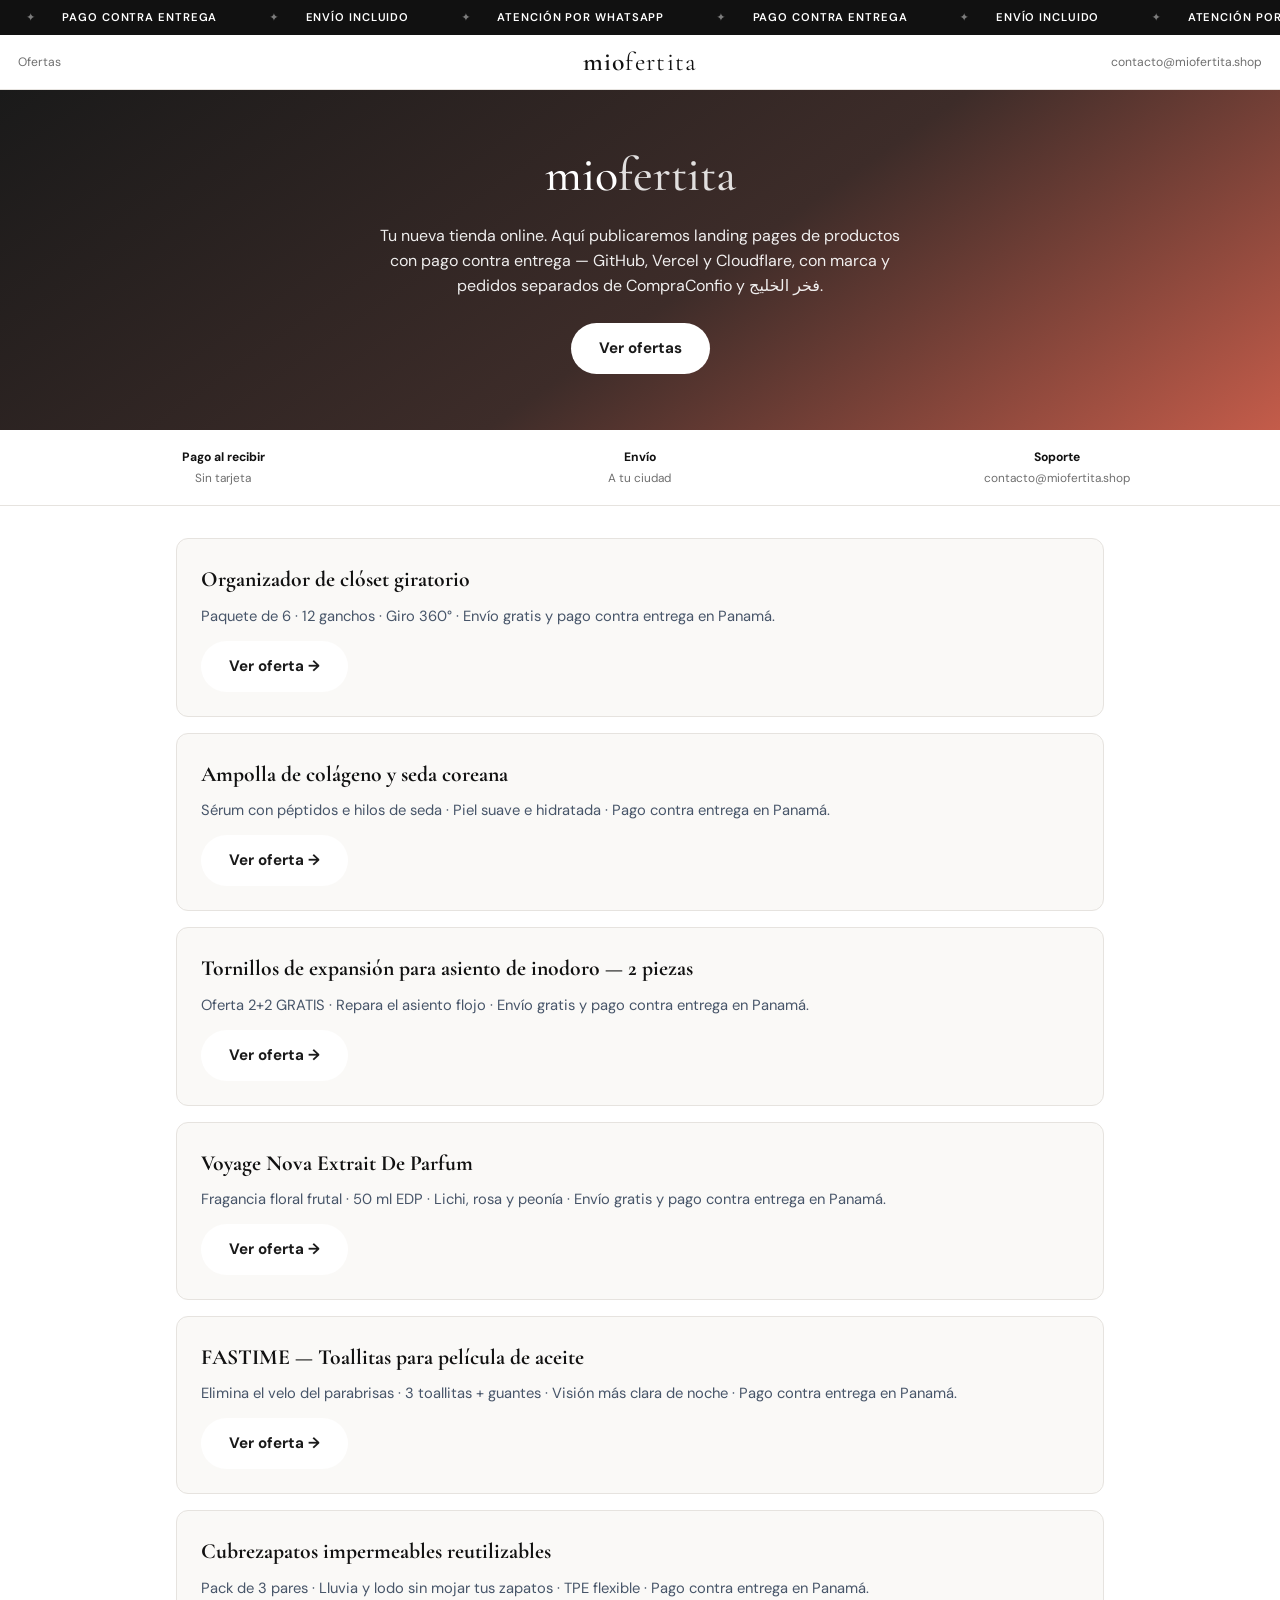
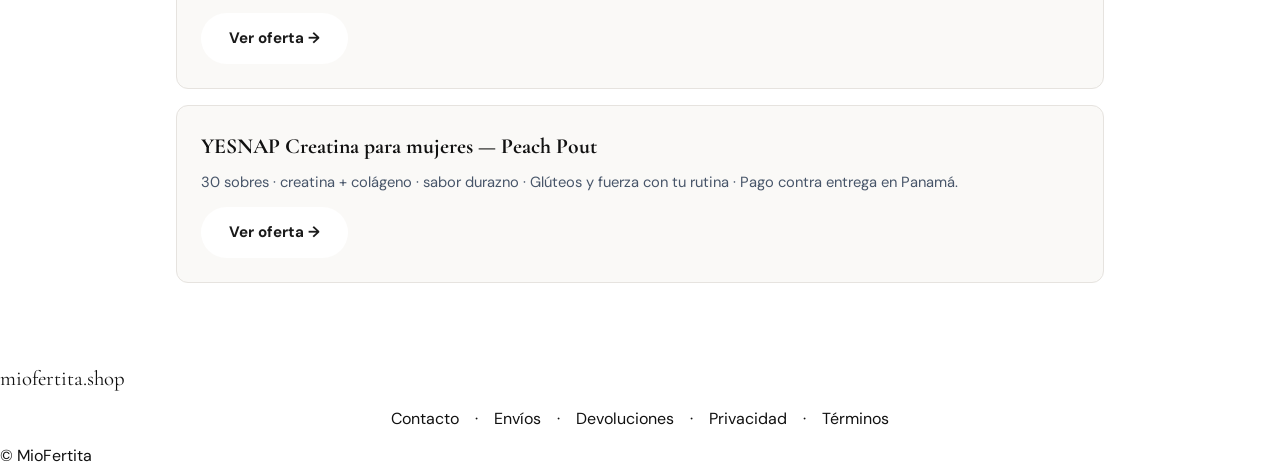
<file: index.html>
﻿<!DOCTYPE html>
<html lang="es" dir="ltr">
<head>
  <meta charset="UTF-8">
  <meta name="viewport" content="width=device-width, initial-scale=1.0">
  <meta name="facebook-domain-verification" content="xbcif1s989l5gi1gu3xogwfta9vg58">
  <title>MioFertita | Ofertas con pago contra entrega</title>
  <meta name="description" content="MioFertita — productos seleccionados, envío y pago contra entrega. Compra con confianza en miofertita.shop">
  <script src="/js/clarity.js?v=20260928" defer></script>
  <link rel="preconnect" href="https://fonts.googleapis.com">
  <link rel="preconnect" href="https://fonts.gstatic.com" crossorigin>
  <link href="https://fonts.googleapis.com/css2?family=Cormorant+Garamond:wght@400;500;600&family=DM+Sans:wght@400;500;600;700&display=swap" rel="stylesheet">
  <link rel="stylesheet" href="/css/product.css?v=20260928">
  <link rel="stylesheet" href="/css/home.css?v=20260928">
  <style>
    .mf-hero {
      background: linear-gradient(145deg, #1a1a1a 0%, #3d2c29 55%, #c45c4a 100%);
      color: #fff;
      padding: 48px 20px 56px;
      text-align: center;
    }
    .mf-hero h1 {
      font-family: var(--serif, 'Cormorant Garamond', serif);
      font-size: clamp(2rem, 6vw, 3rem);
      font-weight: 500;
      margin-bottom: 12px;
    }
    .mf-hero h1 em { font-style: normal; opacity: 0.85; }
    .mf-hero p { max-width: 520px; margin: 0 auto 24px; font-size: 1rem; opacity: 0.92; line-height: 1.55; }
    .mf-cta {
      display: inline-block;
      background: #fff;
      color: #1a1a1a;
      font-weight: 700;
      padding: 14px 28px;
      border-radius: 999px;
      text-decoration: none;
      font-size: 0.95rem;
    }
    .mf-grid {
      max-width: 960px;
      margin: 32px auto;
      padding: 0 16px 48px;
      display: grid;
      gap: 16px;
    }
    .mf-card {
      border: 1px solid var(--line, #e8e4df);
      border-radius: 12px;
      padding: 24px;
      background: #faf9f7;
    }
    .mf-card h2 { font-family: var(--serif, 'Cormorant Garamond', serif); font-size: 1.35rem; margin-bottom: 8px; }
    .mf-card p { color: #475569; font-size: 0.92rem; line-height: 1.5; }
    .mf-card .soon { font-size: 0.78rem; font-weight: 700; text-transform: uppercase; letter-spacing: 0.06em; color: #c45c4a; margin-bottom: 8px; }
  </style>
</head>
<body data-country="LATAM" data-lang="es" data-brand="miofertita" data-snap-pixel="off" data-thankyou="/thank-you-miofertita.html">

<div class="announce" aria-hidden="true">
  <div class="announce-track">
    <span>Pago contra entrega</span>
    <span>Envío incluido</span>
    <span>Atención por WhatsApp</span>
    <span>Pago contra entrega</span>
    <span>Envío incluido</span>
    <span>Atención por WhatsApp</span>
  </div>
</div>

<header class="site-header">
  <div class="header-inner">
    <a class="header-link" href="#ofertas">Ofertas</a>
    <a class="brand" href="/">mio<em>fertita</em></a>
    <span class="header-contact">contacto@miofertita.shop</span>
  </div>
</header>

<section class="mf-hero">
  <h1>mio<em>fertita</em></h1>
  <p>Tu nueva tienda online. Aquí publicaremos landing pages de productos con pago contra entrega — GitHub, Vercel y Cloudflare, con marca y pedidos separados de CompraConfio y فخر الخليج.</p>
  <a class="mf-cta" href="#ofertas">Ver ofertas</a>
</section>

<div class="trust-row">
  <div><strong>Pago al recibir</strong>Sin tarjeta</div>
  <div><strong>Envío</strong>A tu ciudad</div>
  <div><strong>Soporte</strong>contacto@miofertita.shop</div>
</div>

<main class="mf-grid" id="ofertas">
  <article class="mf-card">
    <h2>Organizador de clóset giratorio</h2>
    <p>Paquete de 6 · 12 ganchos · Giro 360° · Envío gratis y pago contra entrega en Panamá.</p>
    <p style="margin-top:14px"><a class="mf-cta" href="/closet-organizer-hanger-panama">Ver oferta →</a></p>
  </article>
  <article class="mf-card">
    <h2>Ampolla de colágeno y seda coreana</h2>
    <p>Sérum con péptidos e hilos de seda · Piel suave e hidratada · Pago contra entrega en Panamá.</p>
    <p style="margin-top:14px"><a class="mf-cta" href="/korean-silk-collagen-ampoule-panama">Ver oferta →</a></p>
  </article>
  <article class="mf-card">
    <h2>Tornillos de expansión para asiento de inodoro — 2 piezas</h2>
    <p>Oferta 2+2 GRATIS · Repara el asiento flojo · Envío gratis y pago contra entrega en Panamá.</p>
    <p style="margin-top:14px"><a class="mf-cta" href="/universal-toilet-seat-bolts-panama">Ver oferta →</a></p>
  </article>
  <article class="mf-card">
    <h2>Voyage Nova Extrait De Parfum</h2>
    <p>Fragancia floral frutal · 50 ml EDP · Lichi, rosa y peonía · Envío gratis y pago contra entrega en Panamá.</p>
    <p style="margin-top:14px"><a class="mf-cta" href="/voyage-nova-panama">Ver oferta →</a></p>
  </article>
  <article class="mf-card">
    <h2>FASTIME — Toallitas para película de aceite</h2>
    <p>Elimina el velo del parabrisas · 3 toallitas + guantes · Visión más clara de noche · Pago contra entrega en Panamá.</p>
    <p style="margin-top:14px"><a class="mf-cta" href="/fastime-oil-film-wipes-panama">Ver oferta →</a></p>
  </article>
  <article class="mf-card">
    <h2>Cubrezapatos impermeables reutilizables</h2>
    <p>Pack de 3 pares · Lluvia y lodo sin mojar tus zapatos · TPE flexible · Pago contra entrega en Panamá.</p>
    <p style="margin-top:14px"><a class="mf-cta" href="/cubrezapatos-impermeables-panama">Ver oferta →</a></p>
  </article>
  <article class="mf-card">
    <h2>YESNAP Creatina para mujeres — Peach Pout</h2>
    <p>30 sobres · creatina + colágeno · sabor durazno · Glúteos y fuerza con tu rutina · Pago contra entrega en Panamá.</p>
    <p style="margin-top:14px"><a class="mf-cta" href="/yesnap-creatine-women-panama">Ver oferta →</a></p>
  </article>
</main>

<footer class="footer">
  <p class="footer-brand">miofertita.shop</p>
  <p class="footer-links">
    <a href="/contacto">Contacto</a> ·
    <a href="/envios">Envíos</a> ·
    <a href="/devoluciones">Devoluciones</a> ·
    <a href="/privacidad">Privacidad</a> ·
    <a href="/terminos">Términos</a>
  </p>
  <p class="footer-tagline">© MioFertita</p>
</footer>

</body>
</html>
</file>
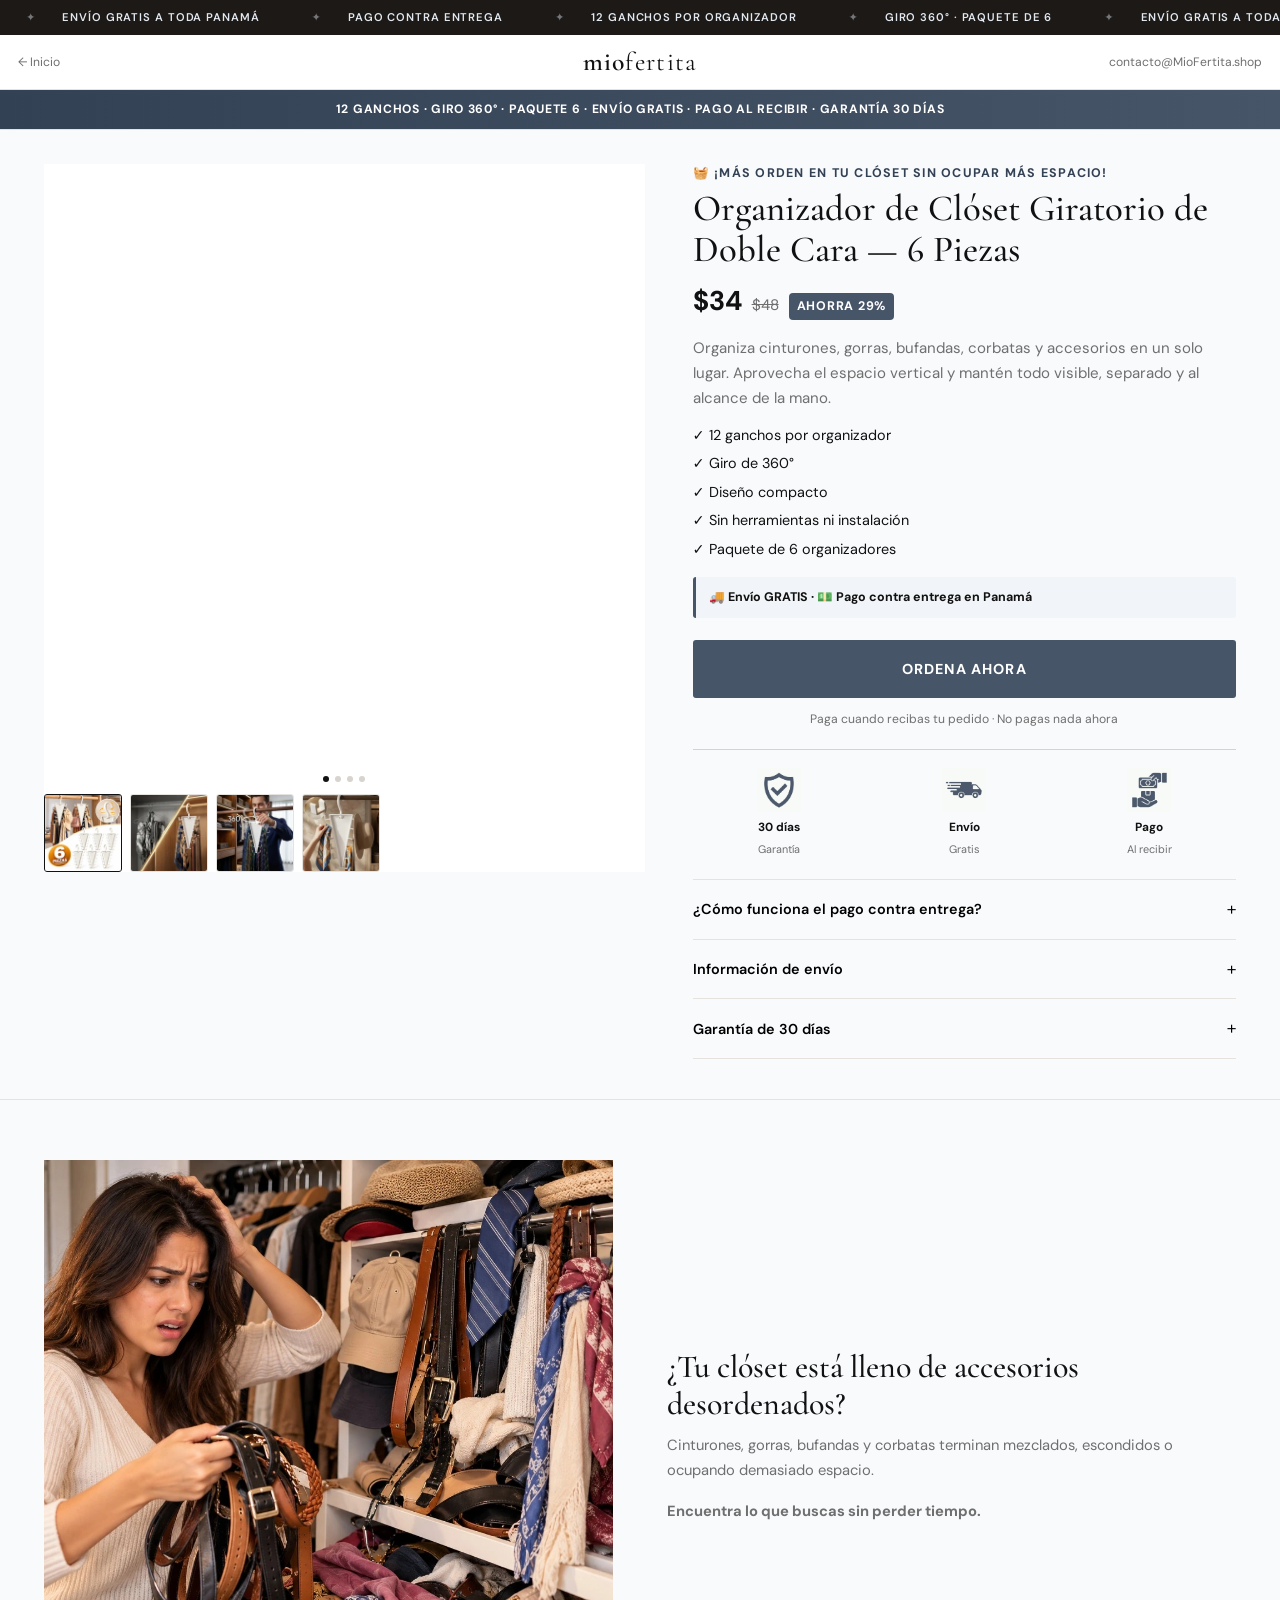
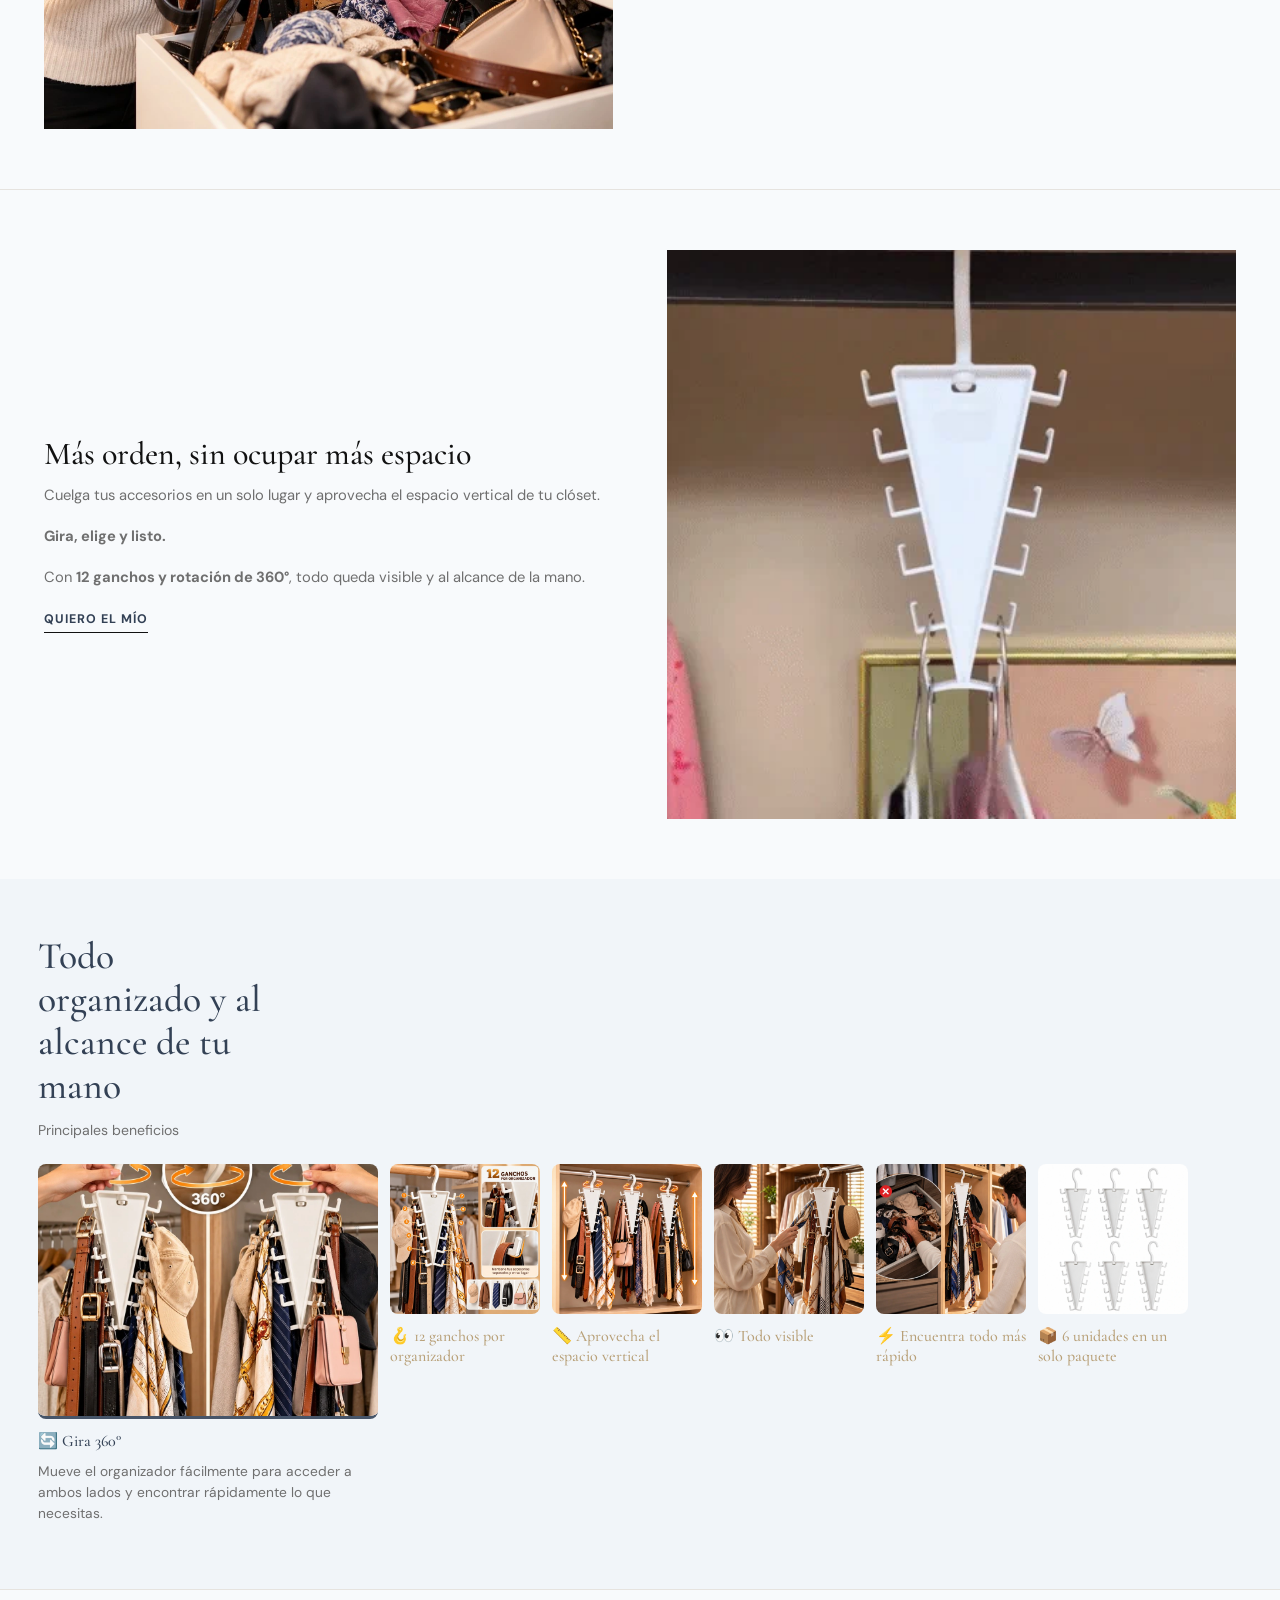
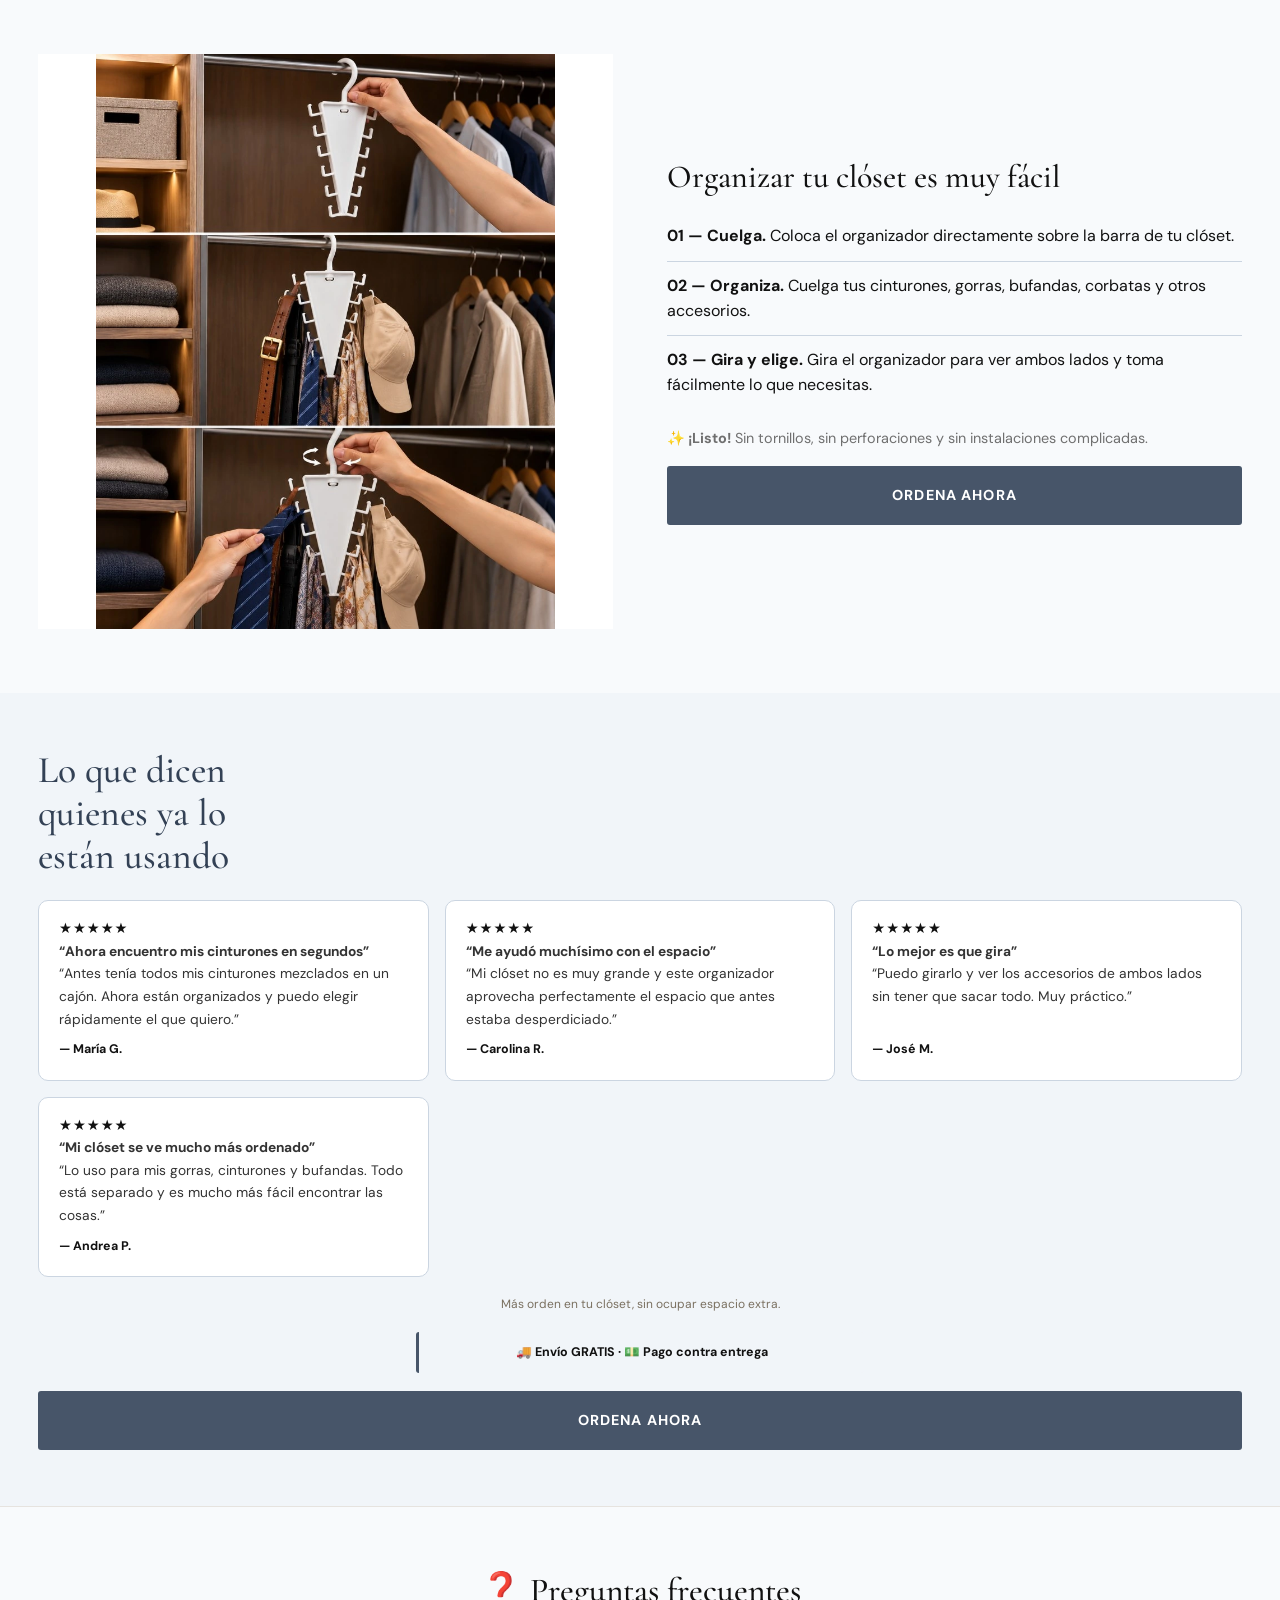
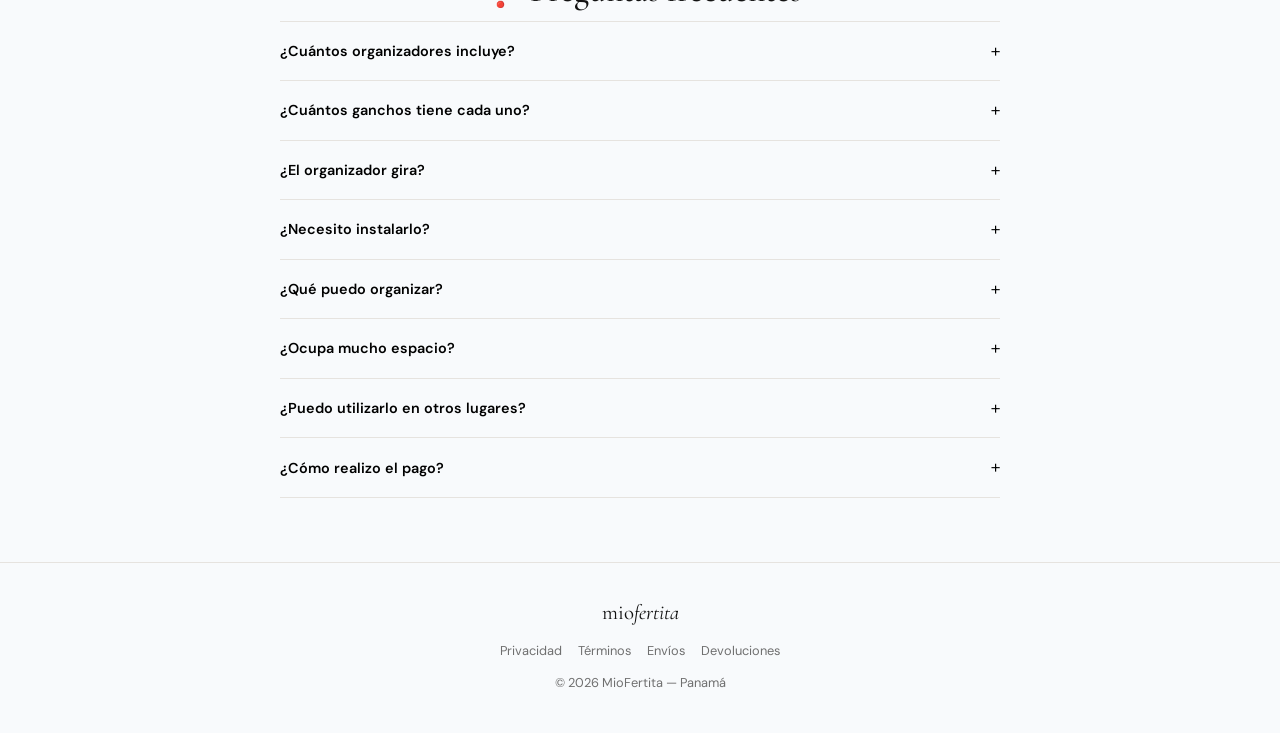
<file: closet-organizer-hanger-panama.html>
﻿<!DOCTYPE html>
<html lang="es" dir="ltr">
<head>
  <meta charset="UTF-8">
  <meta name="viewport" content="width=device-width, initial-scale=1.0">
  <meta name="facebook-domain-verification" content="xbcif1s989l5gi1gu3xogwfta9vg58">
  <title>Organizador de Clóset Giratorio de Doble Cara — 6 Piezas | MioFertita Panamá — Pago Contra Entrega</title>
  <meta name="description" content="Organizador de clóset giratorio de doble cara: 12 ganchos, rotación 360° y paquete de 6 unidades. Ordena cinturones, gorras y accesorios sin ocupar más espacio. Envío gratis y pago contra entrega en Panamá.">
  <link rel="preload" as="image" href="/images/closet-organizer-hanger/hero-product-800.webp?v=20260926b" type="image/webp" fetchpriority="high" media="(max-width: 960px)">
  <link rel="preload" as="image" href="/images/closet-organizer-hanger/hero-product.webp?v=20260926b" type="image/webp" fetchpriority="high" media="(min-width: 961px)">
  <link rel="preload" as="style" href="/css/product.css?v=20260811a">
  <link rel="preload" as="style" href="/css/closet-organizer-hanger.css?v=20260926b">
  <link rel="preconnect" href="https://fonts.googleapis.com">
  <link rel="preconnect" href="https://fonts.gstatic.com" crossorigin>
  <link rel="preload" as="style" href="https://fonts.googleapis.com/css2?family=Cormorant+Garamond:wght@400;500;600&family=DM+Sans:wght@400;500;600;700&display=swap" onload="this.onload=null;this.rel='stylesheet'">
  <noscript><link rel="stylesheet" href="https://fonts.googleapis.com/css2?family=Cormorant+Garamond:wght@400;500;600&family=DM+Sans:wght@400;500;600;700&display=swap"></noscript>
  <link rel="stylesheet" href="/css/product.css?v=20260811a">
  <link rel="stylesheet" href="/css/closet-organizer-hanger.css?v=20260926b">
  <script src="/js/clarity.js?v=20260928" defer></script>
</head>
<body data-country="PA" data-lang="es" data-brand="miofertita" data-product="closet-hanger" data-fb-pixel-id="1825937068441998" data-fb-thankyou-event="Lead" data-snap-pixel="off" data-abandon-checkout="on" data-thankyou="/thank-you-miofertita-panama.html">

<div class="announce" aria-hidden="true">
  <div class="announce-track">
    <span>Envío gratis a toda Panamá</span>
    <span>Pago contra entrega</span>
    <span>12 ganchos por organizador</span>
    <span>Giro 360° · Paquete de 6</span>
    <span>Envío gratis a toda Panamá</span>
    <span>Pago contra entrega</span>
    <span>12 ganchos por organizador</span>
    <span>Giro 360° · Paquete de 6</span>
  </div>
</div>

<header class="site-header">
  <div class="header-inner">
    <a class="header-link" href="/index.html">← Inicio</a>
    <a class="brand" href="/index.html">mio<em>fertita</em></a>
    <span class="header-contact">contacto@MioFertita.shop</span>
  </div>
</header>

<div class="deal-strip">12 ganchos · Giro 360° · Paquete 6 · Envío gratis · Pago al recibir · Garantía 30 días</div>

<main class="product-main">
  <div class="product-layout">

    <section class="gallery" id="heroSection">
      <div class="gallery-stage" id="galleryTrack">
        <div class="slide">
          <picture>
            <source type="image/webp" media="(max-width: 960px)" srcset="/images/closet-organizer-hanger/hero-product-800.webp?v=20260926b">
            <source type="image/webp" srcset="/images/closet-organizer-hanger/hero-product.webp?v=20260926b">
            <img class="is-contain" src="/images/closet-organizer-hanger/hero-product.png?v=20260926b" alt="Paquete de 6 organizadores — uso en clóset con giro 360°" width="800" height="800" loading="eager" decoding="async" fetchpriority="high">
          </picture>
        </div>
        <div class="slide">
          <picture>
            <source type="image/webp" srcset="/images/closet-organizer-hanger/hero-rotate.webp?v=20260926b">
            <img class="is-contain" src="/images/closet-organizer-hanger/hero-rotate.png?v=20260926b" alt="Antes y después — clóset desordenado vs accesorios organizados" width="800" height="800" loading="lazy" decoding="async">
          </picture>
        </div>
        <div class="slide">
          <picture>
            <source type="image/webp" srcset="/images/closet-organizer-hanger/hero-hooks.webp?v=20260926b">
            <img class="is-contain" src="/images/closet-organizer-hanger/hero-hooks.png?v=20260926b" alt="Organizador giratorio 360° con corbatas colgadas en el clóset" width="800" height="800" loading="lazy" decoding="async">
          </picture>
        </div>
        <div class="slide">
          <picture>
            <source type="image/webp" srcset="/images/closet-organizer-hanger/hero-space.webp?v=20260926b">
            <img class="is-contain" src="/images/closet-organizer-hanger/hero-space.png?v=20260926b" alt="Ganchos antideslizantes — bufandas, gorras y accesorios en ambos lados" width="800" height="800" loading="lazy" decoding="async">
          </picture>
        </div>
      </div>
      <div class="gallery-dots" id="galleryDots" aria-hidden="true"></div>
      <div class="gallery-thumbs">
        <button type="button" class="thumb is-active" aria-label="Producto"><img src="/images/closet-organizer-hanger/hero-product-thumb.webp?v=20260926b" alt="" width="160" height="160" decoding="async"></button>
        <button type="button" class="thumb" aria-label="Antes y después"><img src="/images/closet-organizer-hanger/hero-rotate-thumb.webp?v=20260926b" alt="" width="160" height="160" loading="lazy" decoding="async"></button>
        <button type="button" class="thumb" aria-label="Giro 360°"><img src="/images/closet-organizer-hanger/hero-hooks-thumb.webp?v=20260926b" alt="" width="160" height="160" loading="lazy" decoding="async"></button>
        <button type="button" class="thumb" aria-label="Ganchos"><img src="/images/closet-organizer-hanger/hero-space-thumb.webp?v=20260926b" alt="" width="160" height="160" loading="lazy" decoding="async"></button>
      </div>
    </section>

    <section class="product-info">
      <p class="product-subtitle">🧺 ¡Más orden en tu clóset sin ocupar más espacio!</p>
      <h1 class="product-title">Organizador de Clóset Giratorio de Doble Cara — 6 Piezas</h1>

      <div class="price-row">
        <span class="price-now" id="priceNow">$34</span>
        <span class="price-was" id="priceWas">$48</span>
        <span class="price-save">Ahorra 29%</span>
      </div>

      <p class="hero-lead">Organiza cinturones, gorras, bufandas, corbatas y accesorios en un solo lugar. Aprovecha el espacio vertical y mantén todo visible, separado y al alcance de la mano.</p>

      <ul class="perks">
        <li>✓ 12 ganchos por organizador</li>
        <li>✓ Giro de 360°</li>
        <li>✓ Diseño compacto</li>
        <li>✓ Sin herramientas ni instalación</li>
        <li>✓ Paquete de 6 organizadores</li>
      </ul>

      <p class="notice"><strong>🚚 Envío GRATIS · 💵 Pago contra entrega en Panamá</strong></p>

      <div class="buy-actions">
        <button type="button" class="btn-order js-open-order">Ordena ahora</button>
        <p class="pay-note">Paga cuando recibas tu pedido · No pagas nada ahora</p>

        <div class="guarantee-row">
          <div class="guarantee-item">
            <picture><source type="image/webp" srcset="/images/closet-organizer-hanger/icon-guarantee.webp?v=20260926f"><img class="guarantee-icon" src="/images/closet-organizer-hanger/icon-guarantee.png?v=20260926f" alt="" width="48" height="48" decoding="async"></picture>
            <strong>30 días</strong>
            <span>Garantía</span>
          </div>
          <div class="guarantee-item">
            <picture><source type="image/webp" srcset="/images/closet-organizer-hanger/icon-shipping.webp?v=20260926f"><img class="guarantee-icon" src="/images/closet-organizer-hanger/icon-shipping.png?v=20260926f" alt="" width="48" height="48" decoding="async"></picture>
            <strong>Envío</strong>
            <span>Gratis</span>
          </div>
          <div class="guarantee-item">
            <picture><source type="image/webp" srcset="/images/closet-organizer-hanger/icon-cod.webp?v=20260926f"><img class="guarantee-icon" src="/images/closet-organizer-hanger/icon-cod.png?v=20260926f" alt="" width="48" height="48" decoding="async"></picture>
            <strong>Pago</strong>
            <span>Al recibir</span>
          </div>
        </div>
      </div>

      <div class="collapse-group">
        <div class="collapse">
          <button type="button" class="collapse-btn">¿Cómo funciona el pago contra entrega? <i>+</i></button>
          <div class="collapse-body">No pagas nada por adelantado. Recibes tu pedido en casa y pagas en efectivo al mensajero. Sin tarjeta ni transferencias.</div>
        </div>
        <div class="collapse">
          <button type="button" class="collapse-btn">Información de envío <i>+</i></button>
          <div class="collapse-body">Enviamos a todas las provincias de Panamá en 1–2 días hábiles. Te contactamos por WhatsApp antes de enviar.</div>
        </div>
        <div class="collapse">
          <button type="button" class="collapse-btn">Garantía de 30 días <i>+</i></button>
          <div class="collapse-body">Pruébalo y, si cumples las condiciones de nuestra política de devolución y no estás satisfecho, podrás solicitar tu reembolso dentro de los primeros 30 días.</div>
        </div>
      </div>
    </section>

  </div>
</main>

<section class="story-flow" aria-label="Por qué este organizador de clóset">

  <section class="feature story-step">
    <div class="feature-inner">
      <div class="feature-media feature-media--square">
        <picture><source type="image/webp" srcset="/images/closet-organizer-hanger/story-problem.webp?v=20260926c"><img src="/images/closet-organizer-hanger/story-problem.png?v=20260926c" alt="Mujer frustrada con cinturones enredados y clóset desordenado" width="800" height="800" loading="lazy" decoding="async"></picture>
      </div>
      <div class="feature-copy">
        <h2>¿Tu clóset está lleno de accesorios desordenados?</h2>
        <p>Cinturones, gorras, bufandas y corbatas terminan mezclados, escondidos o ocupando demasiado espacio.</p>
        <p><strong>Encuentra lo que buscas sin perder tiempo.</strong></p>
      </div>
    </div>
  </section>

  <section class="feature story-step is-reversed">
    <div class="feature-inner">
      <div class="feature-media feature-media--square">
        <img class="story-solution-demo" id="storySolutionDemo" src="/images/closet-organizer-hanger/story-solution-poster.webp?v=20260926c" data-animate="/images/closet-organizer-hanger/story-solution.webp?v=20260926c" alt="Demostración — organizador giratorio de doble cara en el clóset" width="800" height="800" loading="lazy" decoding="async">
      </div>
      <div class="feature-copy">
        <h2>Más orden, sin ocupar más espacio</h2>
        <p>Cuelga tus accesorios en un solo lugar y aprovecha el espacio vertical de tu clóset.</p>
        <p><strong>Gira, elige y listo.</strong></p>
        <p>Con <strong>12 ganchos y rotación de 360°</strong>, todo queda visible y al alcance de la mano.</p>
        <button type="button" class="text-link js-open-order">Quiero el mío</button>
      </div>
    </div>
  </section>

</section>

<section class="hl-section hl-warm" id="beneficios">
  <div class="shell">
    <div class="mech-head mech-head--solo">
      <h2>Todo organizado y al alcance de tu mano</h2>
      <p>Principales beneficios</p>
    </div>

    <div class="mech-track" id="reasonTrack">
      <button type="button" class="mech-card is-active">
        <picture><source type="image/webp" srcset="/images/closet-organizer-hanger/benefit-1.webp?v=20260926d"><img src="/images/closet-organizer-hanger/benefit-1.png?v=20260926d" alt="Giro 360° — accede a cinturones, gorras y bufandas en ambos lados" width="800" height="800" loading="lazy" decoding="async"></picture>
        <h3>🔄 Gira 360°</h3>
        <p>Mueve el organizador fácilmente para acceder a ambos lados y encontrar rápidamente lo que necesitas.</p>
      </button>
      <button type="button" class="mech-card">
        <picture><source type="image/webp" srcset="/images/closet-organizer-hanger/benefit-2.webp?v=20260926d"><img src="/images/closet-organizer-hanger/benefit-2.png?v=20260926d" alt="12 ganchos por organizador — cinturones, corbatas, bufandas y bolsos" width="800" height="800" loading="lazy" decoding="async"></picture>
        <h3>🪝 12 ganchos por organizador</h3>
        <p>Distribuye tus accesorios en diferentes ganchos para mantenerlos separados y fáciles de encontrar.</p>
      </button>
      <button type="button" class="mech-card">
        <picture><source type="image/webp" srcset="/images/closet-organizer-hanger/benefit-3.webp?v=20260926d"><img src="/images/closet-organizer-hanger/benefit-3.png?v=20260926d" alt="Tres organizadores en barra — aprovecha el espacio vertical" width="800" height="800" loading="lazy" decoding="async"></picture>
        <h3>📏 Aprovecha el espacio vertical</h3>
        <p>Utiliza el espacio hacia arriba de tu clóset sin ocupar demasiado espacio lateral.</p>
      </button>
      <button type="button" class="mech-card">
        <picture><source type="image/webp" srcset="/images/closet-organizer-hanger/benefit-4.webp?v=20260926d"><img src="/images/closet-organizer-hanger/benefit-4.png?v=20260926d" alt="Accesorios visibles — bufandas, cinturones y gorras al alcance" width="800" height="800" loading="lazy" decoding="async"></picture>
        <h3>👀 Todo visible</h3>
        <p>Deja atrás los cajones llenos y los accesorios escondidos. Ten tus artículos a la vista cuando los necesites.</p>
      </button>
      <button type="button" class="mech-card">
        <picture><source type="image/webp" srcset="/images/closet-organizer-hanger/benefit-5.webp?v=20260926d"><img src="/images/closet-organizer-hanger/benefit-5.png?v=20260926d" alt="Antes cajón desordenado — después todo colgado y fácil de elegir" width="800" height="800" loading="lazy" decoding="async"></picture>
        <h3>⚡ Encuentra todo más rápido</h3>
        <p>Elige tu cinturón, gorra, bufanda o corbata sin tener que revolver todo el clóset.</p>
      </button>
      <button type="button" class="mech-card">
        <picture><source type="image/webp" srcset="/images/closet-organizer-hanger/benefit-7.webp?v=20260926d"><img src="/images/closet-organizer-hanger/benefit-7.png?v=20260926d" alt="Paquete de 6 organizadores blancos de doble cara" width="800" height="800" loading="lazy" decoding="async"></picture>
        <h3>📦 6 unidades en un solo paquete</h3>
        <p>Organiza diferentes tipos de accesorios o utiliza varios organizadores para aprovechar mucho mejor tu clóset.</p>
      </button>
    </div>
  </div>
</section>

<section class="section how-to-section">
  <div class="shell">
    <div class="feature-inner how-to-inner">
      <div class="feature-media feature-media--square">
        <picture><source type="image/webp" srcset="/images/closet-organizer-hanger/how-to-demo.webp?v=20260926e"><img src="/images/closet-organizer-hanger/how-to-demo.png?v=20260926e" alt="Tres pasos — cuelga en la barra, organiza accesorios y gira para elegir" width="800" height="800" loading="lazy" decoding="async"></picture>
      </div>
      <div class="feature-copy">
        <h2>Organizar tu clóset es muy fácil</h2>
        <div class="steps-panel">
          <ol>
            <li><strong>01 — Cuelga.</strong> Coloca el organizador directamente sobre la barra de tu clóset.</li>
            <li><strong>02 — Organiza.</strong> Cuelga tus cinturones, gorras, bufandas, corbatas y otros accesorios.</li>
            <li><strong>03 — Gira y elige.</strong> Gira el organizador para ver ambos lados y toma fácilmente lo que necesitas.</li>
          </ol>
          <p class="how-to-note"><strong>✨ ¡Listo!</strong> Sin tornillos, sin perforaciones y sin instalaciones complicadas.</p>
        </div>
        <button type="button" class="btn-order js-open-order">Ordena ahora</button>
      </div>
    </div>
  </div>
</section>

<section class="hl-section hl-warm" id="resenas">
  <div class="shell">
    <div class="mech-head mech-head--solo">
      <h2>Lo que dicen quienes ya lo están usando</h2>
    </div>

    <div class="review-grid gluta-review-grid">
      <article class="review-card">
        <div class="stars">★★★★★</div>
        <p><strong>“Ahora encuentro mis cinturones en segundos”</strong><br>“Antes tenía todos mis cinturones mezclados en un cajón. Ahora están organizados y puedo elegir rápidamente el que quiero.”</p>
        <cite>— María G.</cite>
      </article>
      <article class="review-card">
        <div class="stars">★★★★★</div>
        <p><strong>“Me ayudó muchísimo con el espacio”</strong><br>“Mi clóset no es muy grande y este organizador aprovecha perfectamente el espacio que antes estaba desperdiciado.”</p>
        <cite>— Carolina R.</cite>
      </article>
      <article class="review-card">
        <div class="stars">★★★★★</div>
        <p><strong>“Lo mejor es que gira”</strong><br>“Puedo girarlo y ver los accesorios de ambos lados sin tener que sacar todo. Muy práctico.”</p>
        <cite>— José M.</cite>
      </article>
      <article class="review-card">
        <div class="stars">★★★★★</div>
        <p><strong>“Mi clóset se ve mucho más ordenado”</strong><br>“Lo uso para mis gorras, cinturones y bufandas. Todo está separado y es mucho más fácil encontrar las cosas.”</p>
        <cite>— Andrea P.</cite>
      </article>
    </div>

    <p class="gluta-review-note">Más orden en tu clóset, sin ocupar espacio extra.</p>
    <p class="notice notice--center"><strong>🚚 Envío GRATIS · 💵 Pago contra entrega</strong></p>
    <div class="section-cta">
      <button type="button" class="btn-order js-open-order">Ordena ahora</button>
    </div>
  </div>
</section>

<section class="section" id="faq">
  <div class="shell">
    <h2 class="section-title">❓ Preguntas frecuentes</h2>
    <div class="faq collapse-group">
      <div class="collapse">
        <button type="button" class="collapse-btn">¿Cuántos organizadores incluye? <i>+</i></button>
        <div class="collapse-body">El paquete incluye <strong>6 organizadores</strong>.</div>
      </div>
      <div class="collapse">
        <button type="button" class="collapse-btn">¿Cuántos ganchos tiene cada uno? <i>+</i></button>
        <div class="collapse-body">Cada organizador cuenta con <strong>12 ganchos</strong>, distribuidos en ambos lados.</div>
      </div>
      <div class="collapse">
        <button type="button" class="collapse-btn">¿El organizador gira? <i>+</i></button>
        <div class="collapse-body">Sí. El gancho superior permite una <strong>rotación de 360°</strong> para facilitar el acceso a ambos lados.</div>
      </div>
      <div class="collapse">
        <button type="button" class="collapse-btn">¿Necesito instalarlo? <i>+</i></button>
        <div class="collapse-body">No. Solo debes colocarlo sobre la barra de tu clóset y comenzar a usarlo.</div>
      </div>
      <div class="collapse">
        <button type="button" class="collapse-btn">¿Qué puedo organizar? <i>+</i></button>
        <div class="collapse-body">Puedes utilizarlo para <strong>cinturones, gorras, bufandas, corbatas, bolsos pequeños, accesorios para el cabello y otros artículos livianos</strong>.</div>
      </div>
      <div class="collapse">
        <button type="button" class="collapse-btn">¿Ocupa mucho espacio? <i>+</i></button>
        <div class="collapse-body">No. Su diseño vertical está pensado para aprovechar mejor el espacio disponible en tu clóset.</div>
      </div>
      <div class="collapse">
        <button type="button" class="collapse-btn">¿Puedo utilizarlo en otros lugares? <i>+</i></button>
        <div class="collapse-body">Sí. También puedes utilizarlo en dormitorios, entradas, lavanderías o cualquier espacio con una barra donde puedas colgarlo.</div>
      </div>
      <div class="collapse">
        <button type="button" class="collapse-btn">¿Cómo realizo el pago? <i>+</i></button>
        <div class="collapse-body">Puedes realizar tu pedido y <strong>pagar cuando recibas tu producto</strong>. El envío es <strong>GRATIS</strong>.</div>
      </div>
    </div>
  </div>
</section>

<footer class="site-footer">
  <div class="footer-brand">mio<em>fertita</em></div>
  <ul class="footer-links">
    <li><a href="/privacidad.html">Privacidad</a></li>
    <li><a href="/terminos.html">Términos</a></li>
    <li><a href="/envios.html">Envíos</a></li>
    <li><a href="/devoluciones.html">Devoluciones</a></li>
  </ul>
  <p>© 2026 MioFertita — Panamá</p>
</footer>

<div class="sticky-bar" id="bottomSticky" aria-hidden="true">
  <div>
    <strong id="stickyPrice">$34</strong>
    <span id="stickyLabel">Paquete 6 uds</span>
  </div>
  <button type="button" class="js-open-order">Comprar</button>
</div>

<div class="order-modal" id="orderModal" role="dialog" aria-modal="true" aria-labelledby="orderModalTitle">
  <div class="order-backdrop" data-close-order></div>
  <div class="order-panel">
    <div class="order-head">
      <h2 id="orderModalTitle">Completa tu pedido</h2>
      <button type="button" class="order-close" data-close-order aria-label="Cerrar">&times;</button>
    </div>
    <div class="order-body">
      <div class="order-product">
        <img src="/images/closet-organizer-hanger/hero-product-thumb.webp?v=20260926b" alt="" width="72" height="72" style="width:72px;height:72px;object-fit:contain;border-radius:8px;background:#fff" loading="lazy" decoding="async">
        <div>
          <strong>Organizador de Clóset Giratorio</strong>
          <span>Paquete 6 uds · Envío gratis</span>
        </div>
      </div>
      <form id="orderForm" action="/thank-you-MioFertita-panama.html" method="GET">
        <input type="hidden" name="currency" value="USD">
        <input type="hidden" name="source" value="closet-organizer-hanger-panama">
        <input type="hidden" name="country" id="country" value="Panamá">
        <input type="hidden" name="name" id="name">
        <span class="block-label">1. Elige tu oferta</span>
        <div class="bundles">
          <label class="bundle bundle-option is-selected">
            <input type="radio" name="bundleOption" value="mf-closethanger-pa-1" data-product-id="mf-closethanger-pa-1" data-product-name="Organizador de Clóset Giratorio - Paquete 6 uds" data-price="34" data-old-price="48" data-save="29" data-label="Paquete 6 uds" checked>
            <div class="bundle-card">
              <div class="bundle-head">
                <span class="bundle-pick"><span class="radio"></span>Paquete 6 uds</span>
                <span class="bundle-cost"><strong>$34</strong><del>$48</del></span>
              </div>
              <div class="bundle-units">
                <span class="unit-chip"><span class="dot closet"></span>6 organizadores · 12 ganchos c/u</span>
              </div>
            </div>
          </label>
          <label class="bundle bundle-option">
            <input type="radio" name="bundleOption" value="mf-closethanger-pa-2" data-product-id="mf-closethanger-pa-2" data-product-name="Organizador de Clóset Giratorio - 2 paquetes (12 uds)" data-price="58" data-old-price="96" data-save="40" data-label="2 paquetes">
            <div class="bundle-card">
              <span class="bundle-flag">Más popular</span>
              <div class="bundle-head">
                <span class="bundle-pick"><span class="radio"></span>2 paquetes (12 uds)</span>
                <span class="bundle-cost"><strong>$58</strong><del>$96</del></span>
              </div>
              <div class="bundle-units">
                <span class="unit-chip"><span class="dot closet"></span>Ideal para clóset completo o regalo</span>
              </div>
            </div>
          </label>
          <label class="bundle bundle-option">
            <input type="radio" name="bundleOption" value="mf-closethanger-pa-3" data-product-id="mf-closethanger-pa-3" data-product-name="Organizador de Clóset Giratorio - 3 paquetes (18 uds)" data-price="72" data-old-price="144" data-save="50" data-label="3 paquetes">
            <div class="bundle-card">
              <span class="bundle-flag">Mejor valor</span>
              <div class="bundle-head">
                <span class="bundle-pick"><span class="radio"></span>3 paquetes (18 uds)</span>
                <span class="bundle-cost"><strong>$72</strong><del>$144</del></span>
              </div>
              <div class="bundle-units">
                <span class="unit-chip"><span class="dot closet"></span>Máximo ahorro · toda la familia</span>
              </div>
            </div>
          </label>
        </div>
        <div class="form-head"><span class="block-label">2. Tus datos de entrega</span></div>
        <div class="fields-2">
          <div class="field"><input type="text" name="firstName" id="firstName" placeholder="Nombre" required autocomplete="given-name"></div>
          <div class="field"><input type="text" name="lastName" id="lastName" placeholder="Apellidos" required autocomplete="family-name"></div>
        </div>
        <div class="field"><input type="tel" name="phone" id="phone" placeholder="WhatsApp (ej. 6123 4567)" required autocomplete="tel"></div>
        <div class="field">
          <select name="department" id="department" required>
            <option value="" disabled selected>Selecciona tu provincia</option>
          </select>
        </div>
        <div class="field">
          <select name="city" id="city" required disabled>
            <option value="" disabled selected>Selecciona tu distrito</option>
          </select>
        </div>
        <input type="hidden" name="address" id="address">
        <div class="field">
          <label class="field-label" for="addressLine">📍 Dirección completa y detallada <span class="req">*</span></label>
          <input type="text" name="addressLine" id="addressLine" placeholder="Calle o avenida, número de casa, apartamento…" required autocomplete="street-address">
        </div>
        <div class="field">
          <label class="field-label" for="zone">👉 Barrio o corregimiento</label>
          <input type="text" name="zone" id="zone" placeholder="Barrio, corregimiento o punto de referencia">
        </div>
        <div class="form-head"><span class="block-label">🚚 3. Elige tu método de envío</span></div>
        <input type="hidden" name="shipping" id="shippingCost" value="0">
        <input type="hidden" name="total" id="orderTotal" value="34">
        <div class="ship-options">
          <label class="ship is-selected">
            <input type="radio" name="shippingMethod" value="Envío gratis" data-cost="0" checked>
            <span class="radio"></span>
            <span class="ship-copy"><strong>Envío gratis</strong></span>
            <span class="ship-cost">Gratis</span>
          </label>
          <label class="ship">
            <input type="radio" name="shippingMethod" value="Envío extra rápido" data-cost="2">
            <span class="radio"></span>
            <span class="ship-copy"><strong>⚡ Envío extra rápido</strong><em>Tu paquete se empaca y despacha en menos de 24 horas</em></span>
            <span class="ship-cost">$2</span>
          </label>
        </div>
        <div class="order-summary">
          <div class="sum-row"><span>Subtotal</span><strong id="sumSubtotal">$34</strong></div>
          <div class="sum-row"><span>Envío</span><strong id="sumShipping">Gratis</strong></div>
          <div class="sum-row is-total"><span>Total a pagar al recibir</span><strong id="sumTotal">$34</strong></div>
        </div>
        <p class="cod-note">💵 <span><b>Pago contra entrega.</b> No pagas nada ahora — pagas en efectivo cuando recibas tu pedido en casa.</span></p>
        <button type="submit" class="btn-buy">Confirmar pedido — Pago contra entrega</button>
        <p class="pay-note">Envío gratis a toda Panamá · Garantía de 30 días</p>
      </form>
    </div>
  </div>
</div>

<script src="/js/config.js?v=20261027" defer></script>
<script src="/js/pa-locations.js?v=1" defer></script>
<script src="/js/main.js?v=20261028" defer></script>
<script src="/js/abandoned-checkout.js?v=20261027" defer></script>
<script>
document.addEventListener('DOMContentLoaded', function () {
  var track = document.getElementById('galleryTrack');
  var dots = document.getElementById('galleryDots');
  var thumbs = Array.prototype.slice.call(document.querySelectorAll('.thumb'));

  if (track && dots) {
    var slides = Array.prototype.slice.call(track.querySelectorAll('.slide'));
    var current = -1;
    slides.forEach(function () { dots.appendChild(document.createElement('span')); });

    function setActive(index) {
      if (index === current || index < 0 || index >= slides.length) return;
      current = index;
      thumbs.forEach(function (t, i) { t.classList.toggle('is-active', i === index); });
      Array.prototype.forEach.call(dots.children, function (d, i) { d.classList.toggle('is-active', i === index); });
    }

    thumbs.forEach(function (thumb, i) {
      thumb.addEventListener('click', function () {
        track.scrollTo({ left: track.clientWidth * i, behavior: 'smooth' });
        setActive(i);
      });
    });

    var scrollTimer;
    track.addEventListener('scroll', function () {
      clearTimeout(scrollTimer);
      scrollTimer = setTimeout(function () {
        setActive(Math.round(track.scrollLeft / track.clientWidth));
      }, 60);
    }, { passive: true });

    setActive(0);
  }

  var priceNow = document.getElementById('priceNow');
  var priceWas = document.getElementById('priceWas');
  var stickyPrice = document.getElementById('stickyPrice');
  var stickyLabel = document.getElementById('stickyLabel');
  var sumSubtotal = document.getElementById('sumSubtotal');
  var sumShipping = document.getElementById('sumShipping');
  var sumTotal = document.getElementById('sumTotal');
  var shippingCost = document.getElementById('shippingCost');
  var orderTotal = document.getElementById('orderTotal');

  function syncOrder() {
    var bundle = document.querySelector('input[name="bundleOption"]:checked');
    var shipping = document.querySelector('input[name="shippingMethod"]:checked');
    if (!bundle || !shipping) return;
    document.querySelectorAll('.bundle').forEach(function (b) { b.classList.remove('is-selected'); });
    bundle.closest('.bundle').classList.add('is-selected');
    document.querySelectorAll('.ship').forEach(function (s) { s.classList.remove('is-selected'); });
    shipping.closest('.ship').classList.add('is-selected');
    var subtotal = Number(bundle.dataset.price);
    var ship = Number(shipping.dataset.cost);
    var total = subtotal + ship;
    priceNow.textContent = '$' + subtotal;
    priceWas.textContent = '$' + bundle.dataset.oldPrice;
    stickyPrice.textContent = '$' + subtotal;
    stickyLabel.textContent = bundle.dataset.label;
    sumSubtotal.textContent = '$' + subtotal;
    sumShipping.textContent = ship ? '$' + ship : 'Gratis';
    sumTotal.textContent = '$' + total;
    shippingCost.value = String(ship);
    orderTotal.value = String(total);
  }

  var department = document.getElementById('department');
  var city = document.getElementById('city');
  var distritos = window.PA_DISTRITOS || {};
  Object.keys(distritos).forEach(function (name) { department.appendChild(new Option(name, name)); });
  department.addEventListener('change', function () {
    city.innerHTML = '';
    city.appendChild(new Option('Selecciona tu distrito', '', true, true));
    city.firstChild.disabled = true;
    (distritos[department.value] || []).forEach(function (name) { city.appendChild(new Option(name, name)); });
    city.disabled = false;
  });

  var modal = document.getElementById('orderModal');
  var firstName = document.getElementById('firstName');
  var lastName = document.getElementById('lastName');
  var fullName = document.getElementById('name');
  var lastFocused = null;
  var addressLine = document.getElementById('addressLine');
  var zone = document.getElementById('zone');
  var address = document.getElementById('address');

  function mergeFields() {
    fullName.value = (firstName.value.trim() + ' ' + lastName.value.trim()).trim();
    address.value = [addressLine.value.trim(), zone.value.trim()].filter(Boolean).join(', ');
  }

  function openOrder() {
    lastFocused = document.activeElement;
    modal.classList.add('is-open');
    document.body.classList.add('no-scroll');
    setTimeout(function () { firstName.focus({ preventScroll: true }); }, 260);
  }

  function closeOrder() {
    modal.classList.remove('is-open');
    document.body.classList.remove('no-scroll');
    if (lastFocused) lastFocused.focus({ preventScroll: true });
  }

  document.querySelectorAll('.js-open-order').forEach(function (btn) { btn.addEventListener('click', openOrder); });
  modal.querySelectorAll('[data-close-order]').forEach(function (btn) { btn.addEventListener('click', closeOrder); });
  document.addEventListener('keydown', function (e) { if (e.key === 'Escape' && modal.classList.contains('is-open')) closeOrder(); });

  [firstName, lastName, addressLine, zone].forEach(function (input) { input.addEventListener('input', mergeFields); });
  document.getElementById('orderForm').addEventListener('submit', mergeFields, true);
  document.querySelectorAll('input[name="bundleOption"], input[name="shippingMethod"]').forEach(function (input) { input.addEventListener('change', syncOrder); });
  syncOrder();

  document.querySelectorAll('#beneficios .mech-card').forEach(function (card) {
    card.addEventListener('click', function () {
      var trackEl = card.closest('.mech-track');
      if (!trackEl) return;
      trackEl.querySelectorAll('.mech-card').forEach(function (c) { c.classList.toggle('is-active', c === card); });
      if (card.tagName === 'BUTTON') card.scrollIntoView({ behavior: 'smooth', block: 'nearest', inline: 'start' });
    });
  });

  document.querySelectorAll('.collapse-btn').forEach(function (btn) {
    btn.addEventListener('click', function () {
      var item = btn.closest('.collapse');
      var wasOpen = item.classList.contains('is-open');
      var group = item.closest('.collapse-group');
      if (group) group.querySelectorAll('.collapse').forEach(function (i) { i.classList.remove('is-open'); });
      if (!wasOpen) item.classList.add('is-open');
    });
  });

  function lazyLoadGif(img) {
    if (!img || !img.dataset.animate) return;
    var load = function () {
      if (img.dataset.loaded) return;
      img.dataset.loaded = '1';
      img.src = img.dataset.animate;
    };
    if ('IntersectionObserver' in window) {
      var observer = new IntersectionObserver(function (entries) {
        entries.forEach(function (entry) {
          if (entry.isIntersecting) {
            load();
            observer.disconnect();
          }
        });
      }, { rootMargin: '240px' });
      observer.observe(img);
    } else {
      load();
    }
  }

  lazyLoadGif(document.getElementById('storySolutionDemo'));
});
</script>
</body>
</html>
</file>
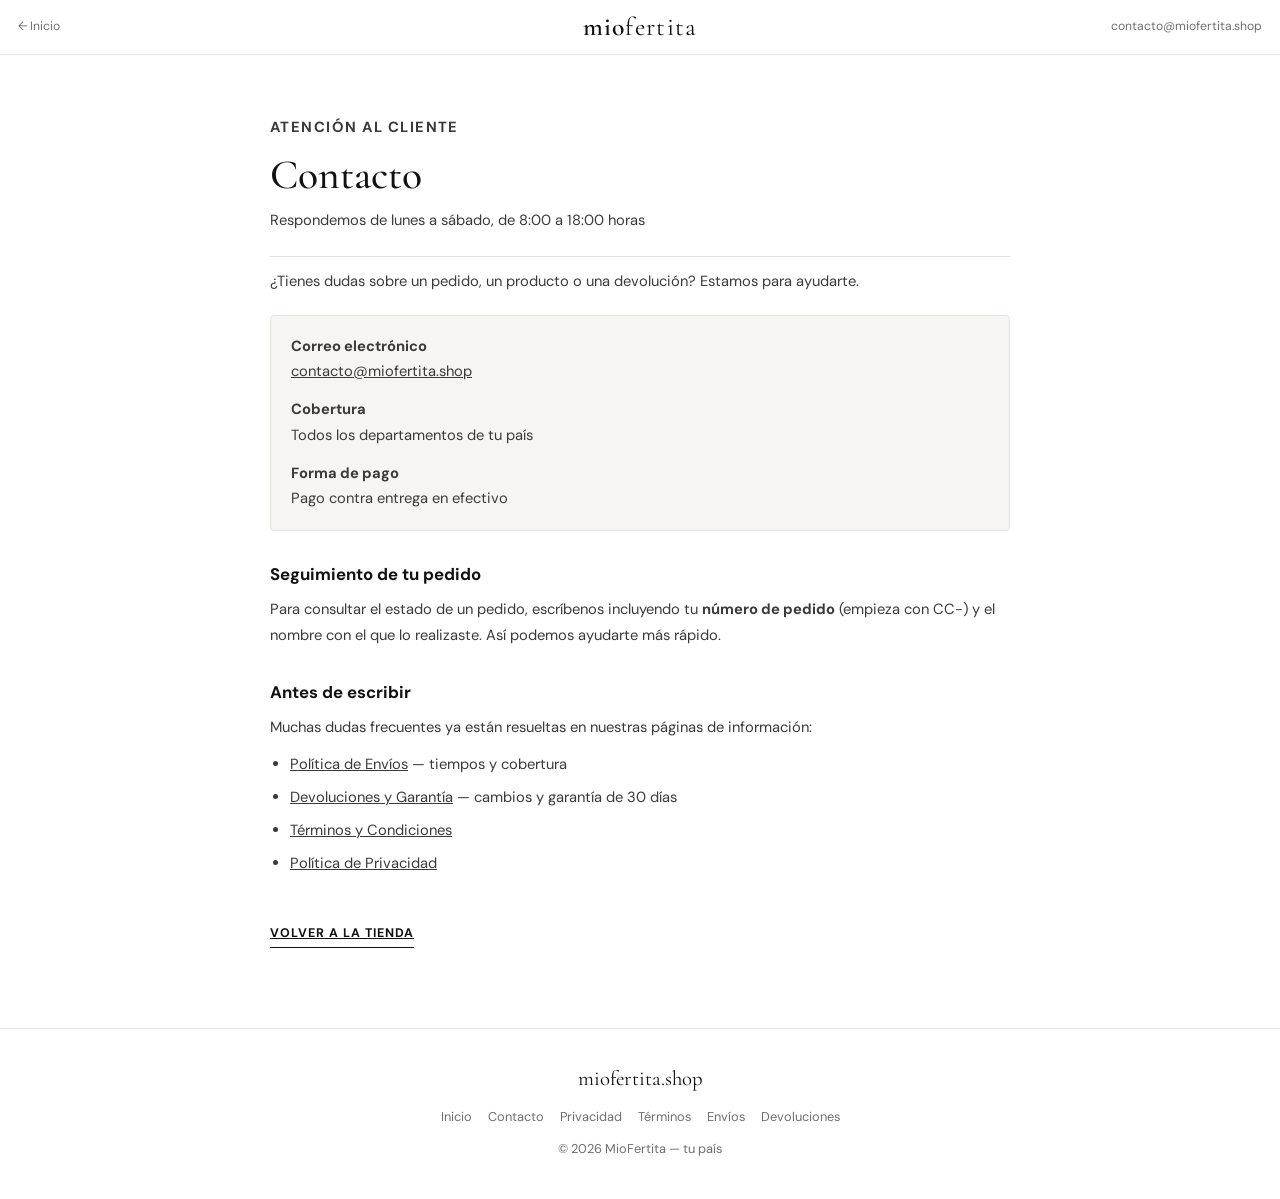
<file: contacto.html>
﻿<!DOCTYPE html>
<html lang="es" dir="ltr">
<head>
  <meta charset="UTF-8">
  <meta name="viewport" content="width=device-width, initial-scale=1.0">
    <meta name="facebook-domain-verification" content="xbcif1s989l5gi1gu3xogwfta9vg58">
  <title>Contacto | MioFertita tu país</title>
  <meta name="description" content="Contacta a MioFertita tu país: atención al cliente, seguimiento de pedidos y consultas.">
  <link rel="preconnect" href="https://fonts.googleapis.com">
  <link rel="preconnect" href="https://fonts.gstatic.com" crossorigin>
  <link href="https://fonts.googleapis.com/css2?family=Cormorant+Garamond:wght@400;500;600&family=DM+Sans:wght@400;500;600;700&display=swap" rel="stylesheet">
  <link rel="stylesheet" href="/css/product.css?v=20260803h">
  <link rel="stylesheet" href="/css/legal.css?v=20260803h">
</head>
<body>

<header class="site-header">
  <div class="header-inner">
    <a class="header-link" href="/index.html">← Inicio</a>
    <a class="brand" href="/index.html">mio<em>fertita</em></a>
    <span class="header-contact">contacto@miofertita.shop</span>
  </div>
</header>

<main class="legal-wrap">
  <p class="legal-kicker">Atención al cliente</p>
  <h1>Contacto</h1>
  <p class="legal-updated">Respondemos de lunes a sábado, de 8:00 a 18:00 horas</p>

  <p>¿Tienes dudas sobre un pedido, un producto o una devolución? Estamos para ayudarte.</p>

  <div class="legal-box">
    <p><strong>Correo electrónico</strong><br>
    <a href="mailto:contacto@miofertita.shop">contacto@miofertita.shop</a></p>
    <p><strong>Cobertura</strong><br>
    Todos los departamentos de tu país</p>
    <p><strong>Forma de pago</strong><br>
    Pago contra entrega en efectivo</p>
  </div>

  <h2>Seguimiento de tu pedido</h2>
  <p>Para consultar el estado de un pedido, escríbenos incluyendo tu <strong>número de pedido</strong> (empieza con CC-) y el nombre con el que lo realizaste. Así podemos ayudarte más rápido.</p>

  <h2>Antes de escribir</h2>
  <p>Muchas dudas frecuentes ya están resueltas en nuestras páginas de información:</p>
  <ul>
    <li><a href="/envios.html">Política de Envíos</a> — tiempos y cobertura</li>
    <li><a href="/devoluciones.html">Devoluciones y Garantía</a> — cambios y garantía de 30 días</li>
    <li><a href="/terminos.html">Términos y Condiciones</a></li>
    <li><a href="/privacidad.html">Política de Privacidad</a></li>
  </ul>

  <a class="legal-back" href="/">Volver a la tienda</a>
</main>

<footer class="site-footer">
  <p class="footer-brand">miofertita.shop</p>
  <ul class="footer-links">
    <li><a href="/index.html">Inicio</a></li>
    <li><a href="/contacto.html">Contacto</a></li>
    <li><a href="/privacidad.html">Privacidad</a></li>
    <li><a href="/terminos.html">Términos</a></li>
    <li><a href="/envios.html">Envíos</a></li>
    <li><a href="/devoluciones.html">Devoluciones</a></li>
  </ul>
  <p>© 2026 MioFertita — tu país</p>
</footer>

</body>
</html>
</file>
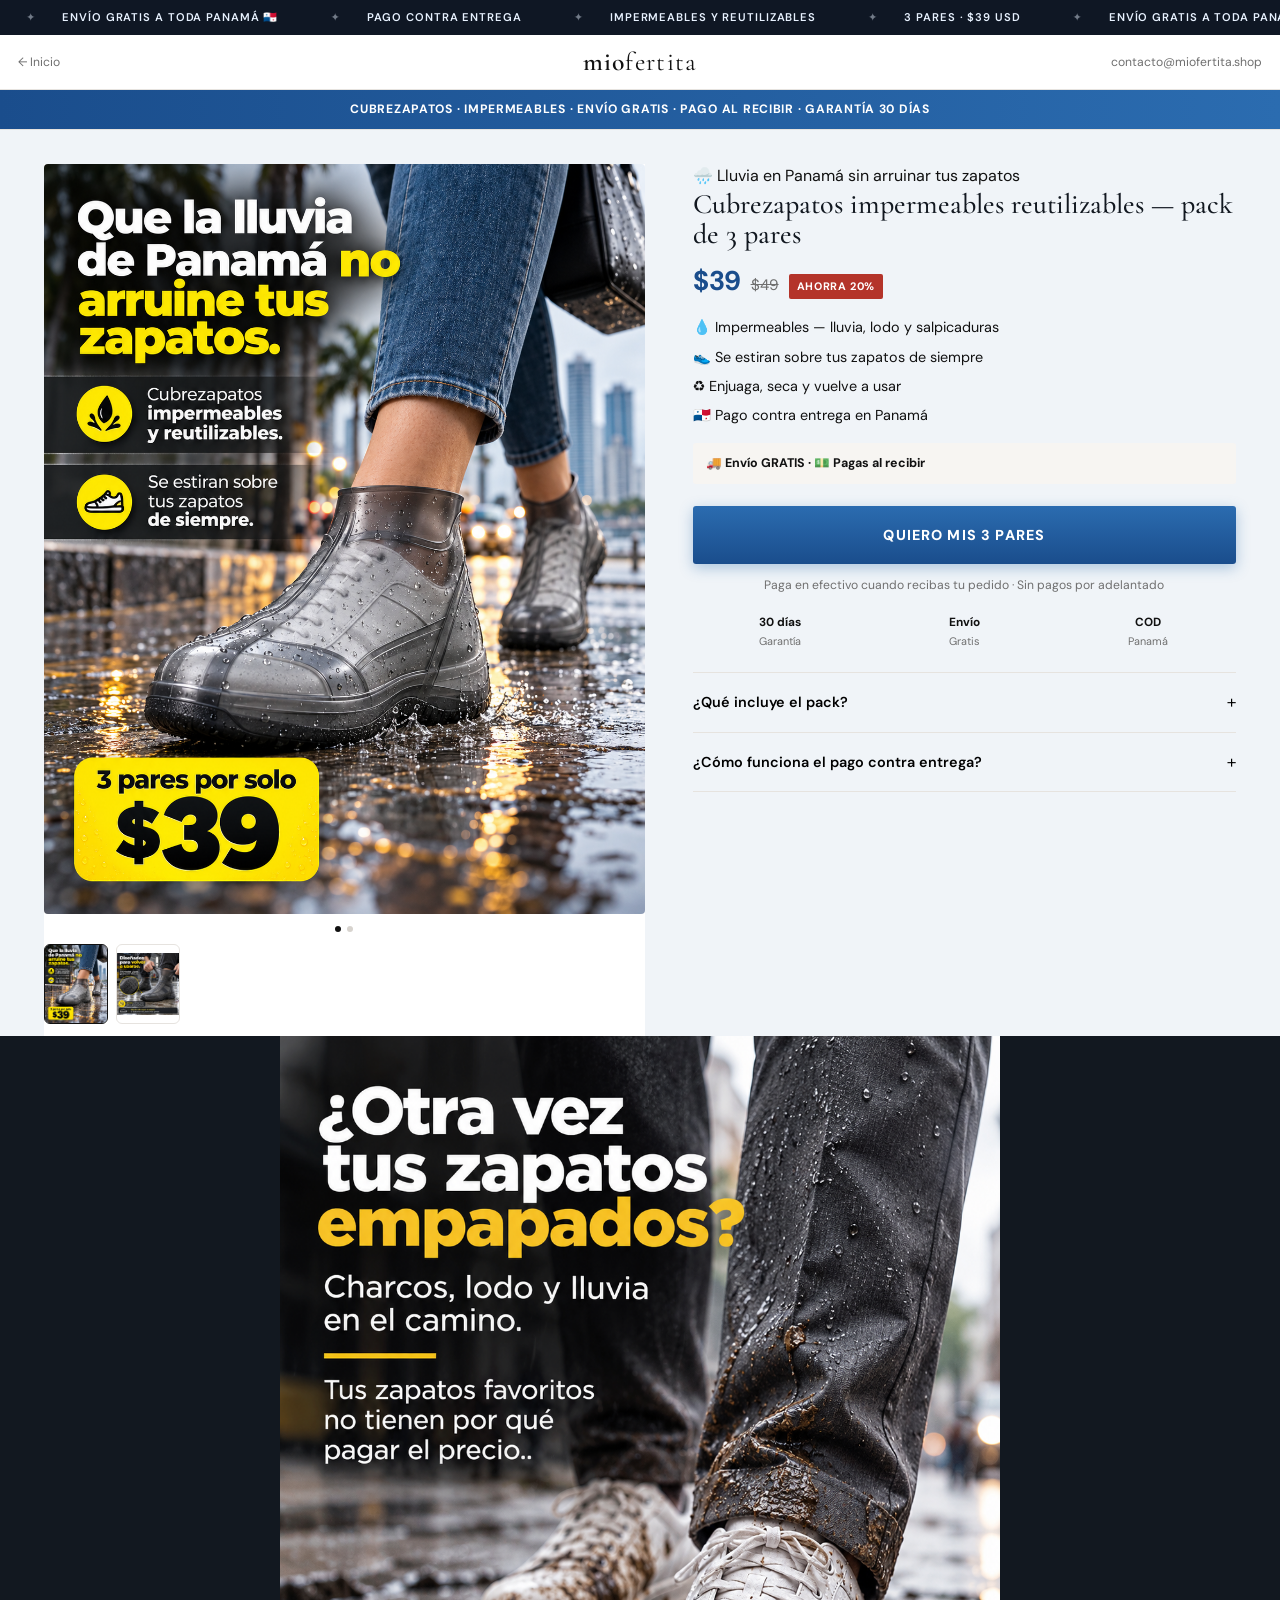
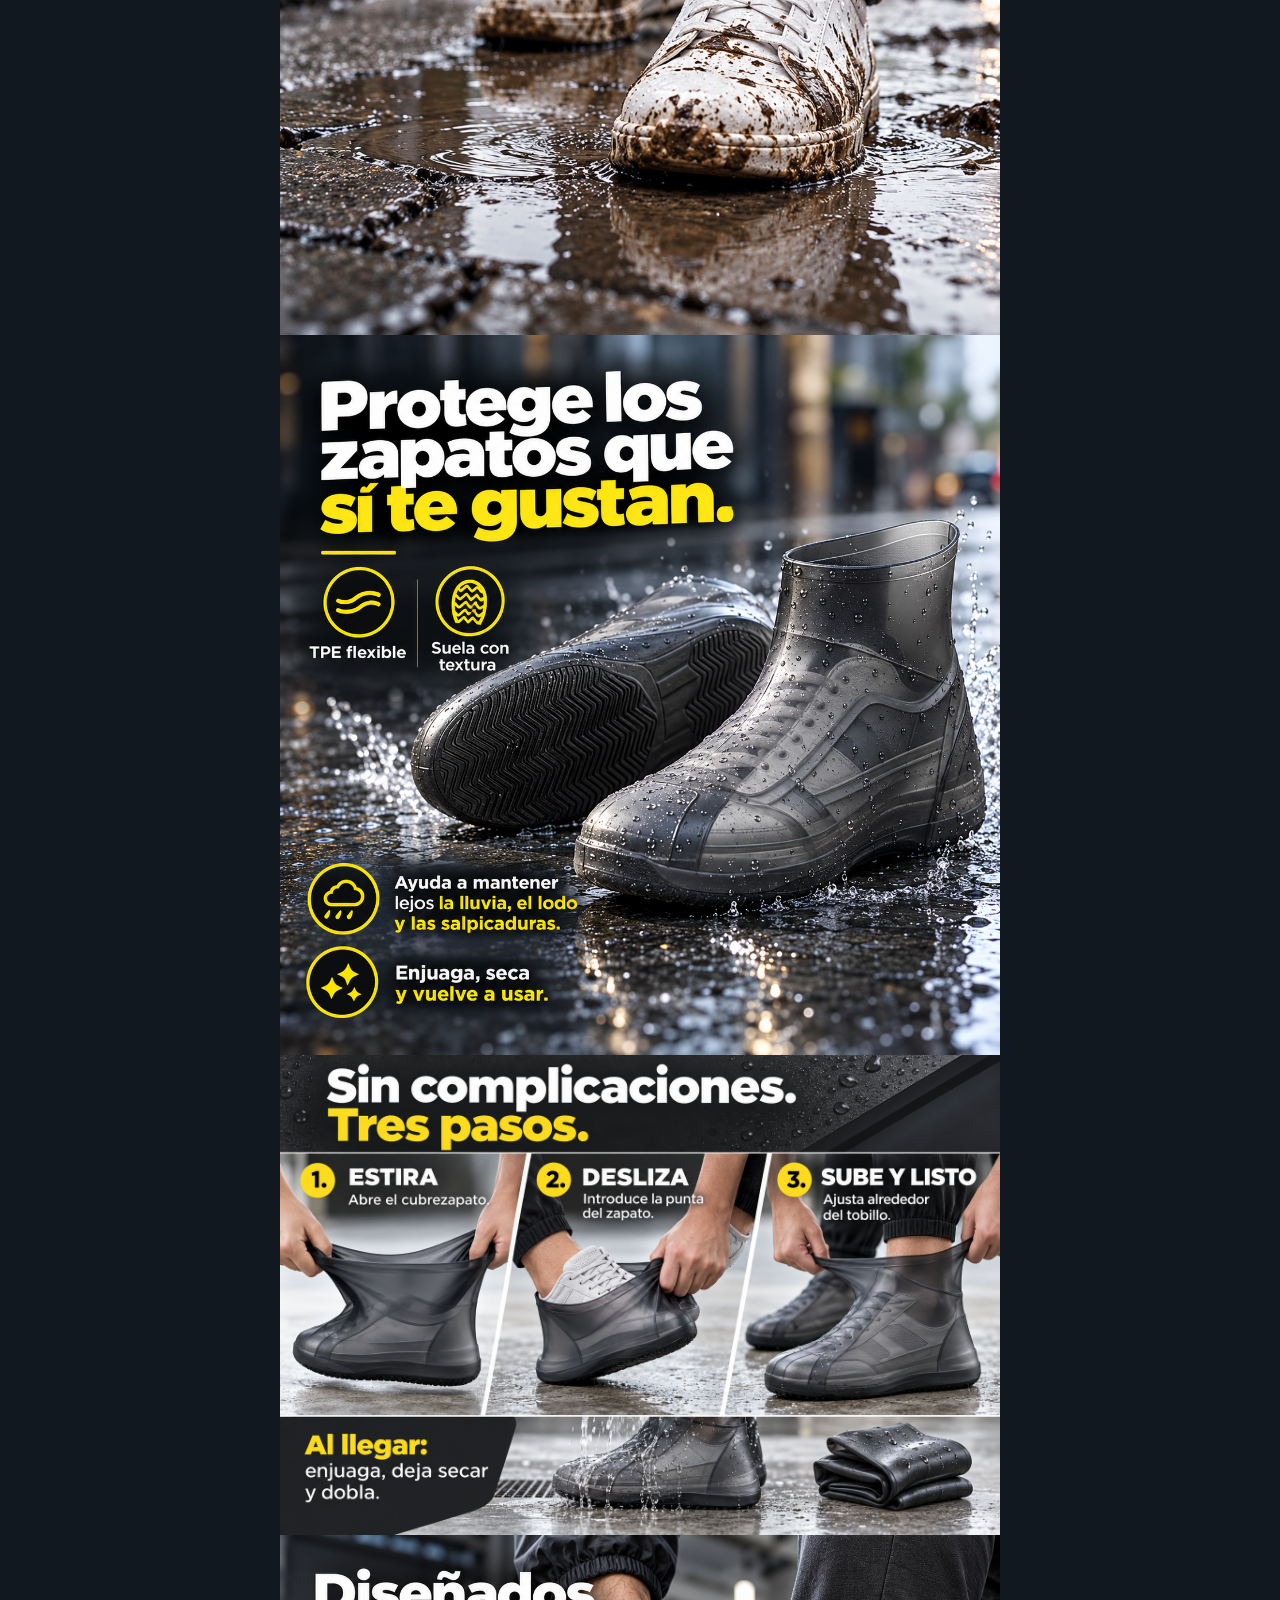
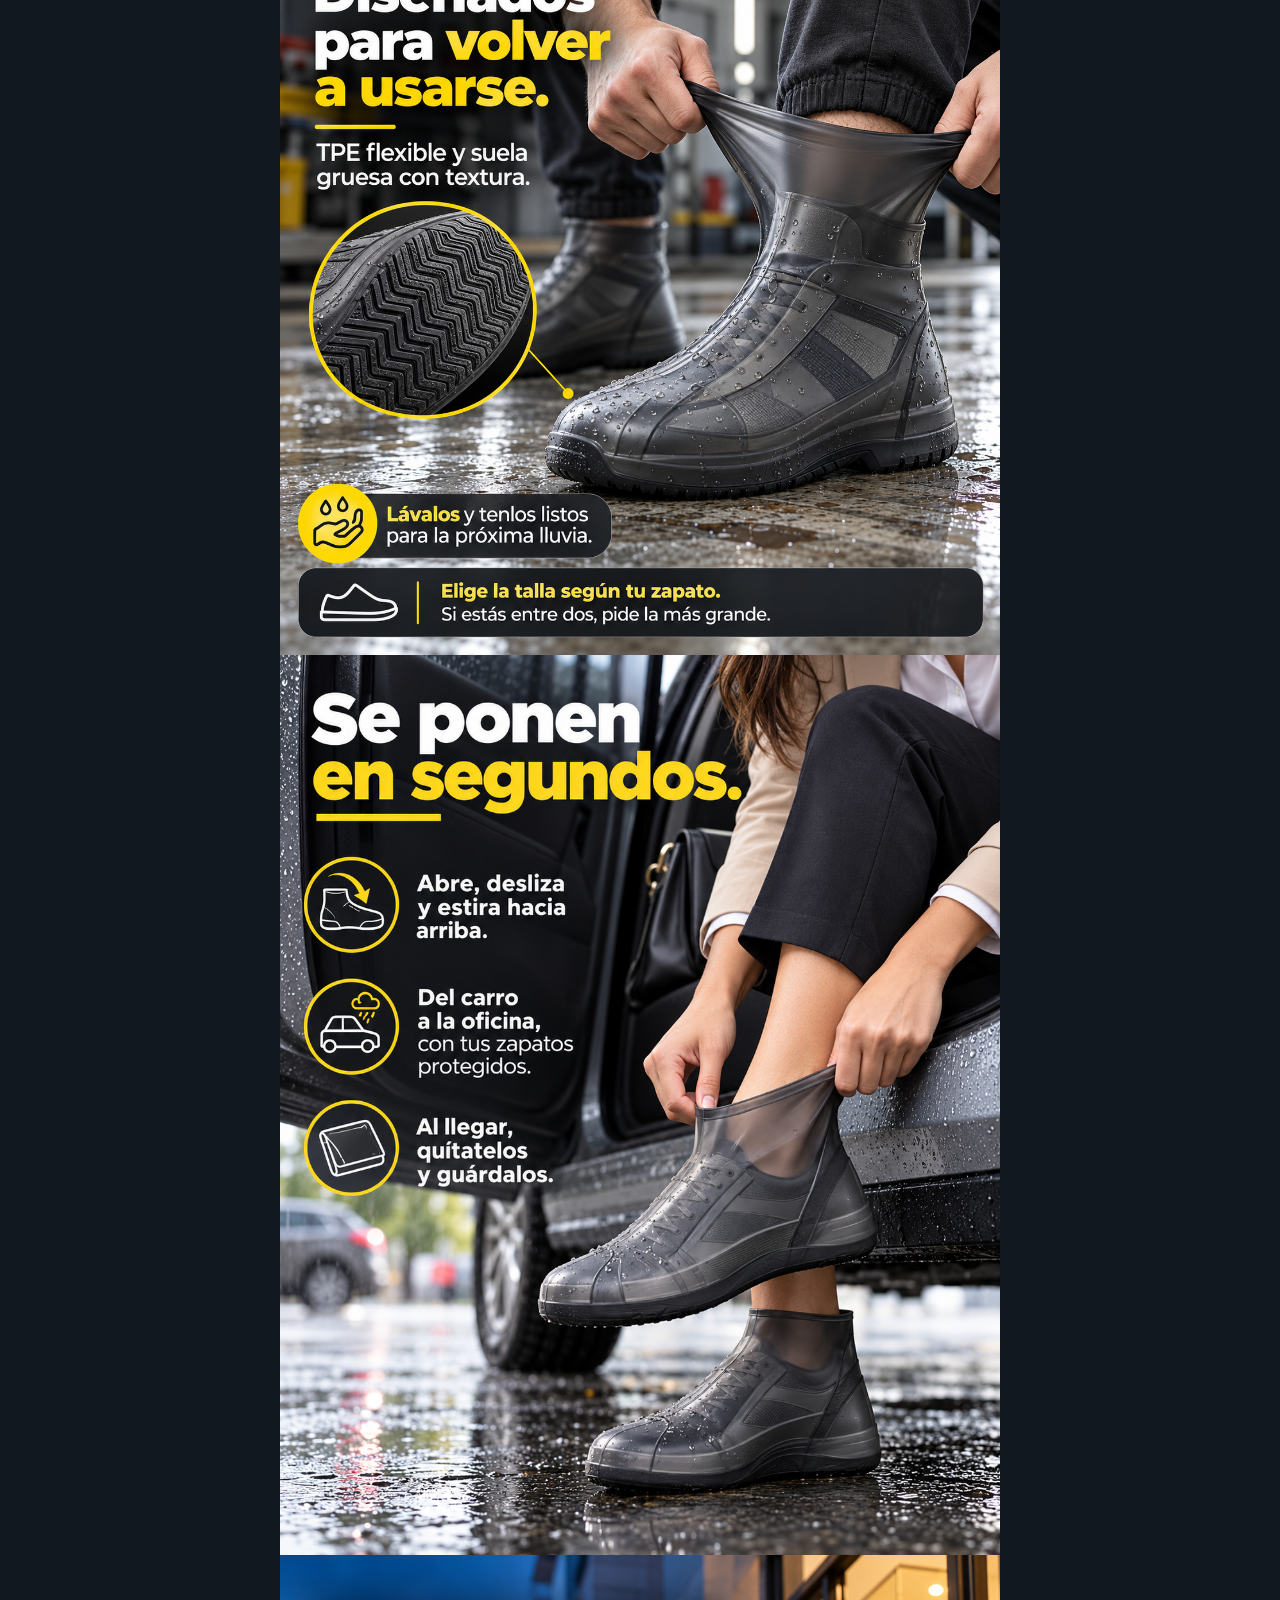
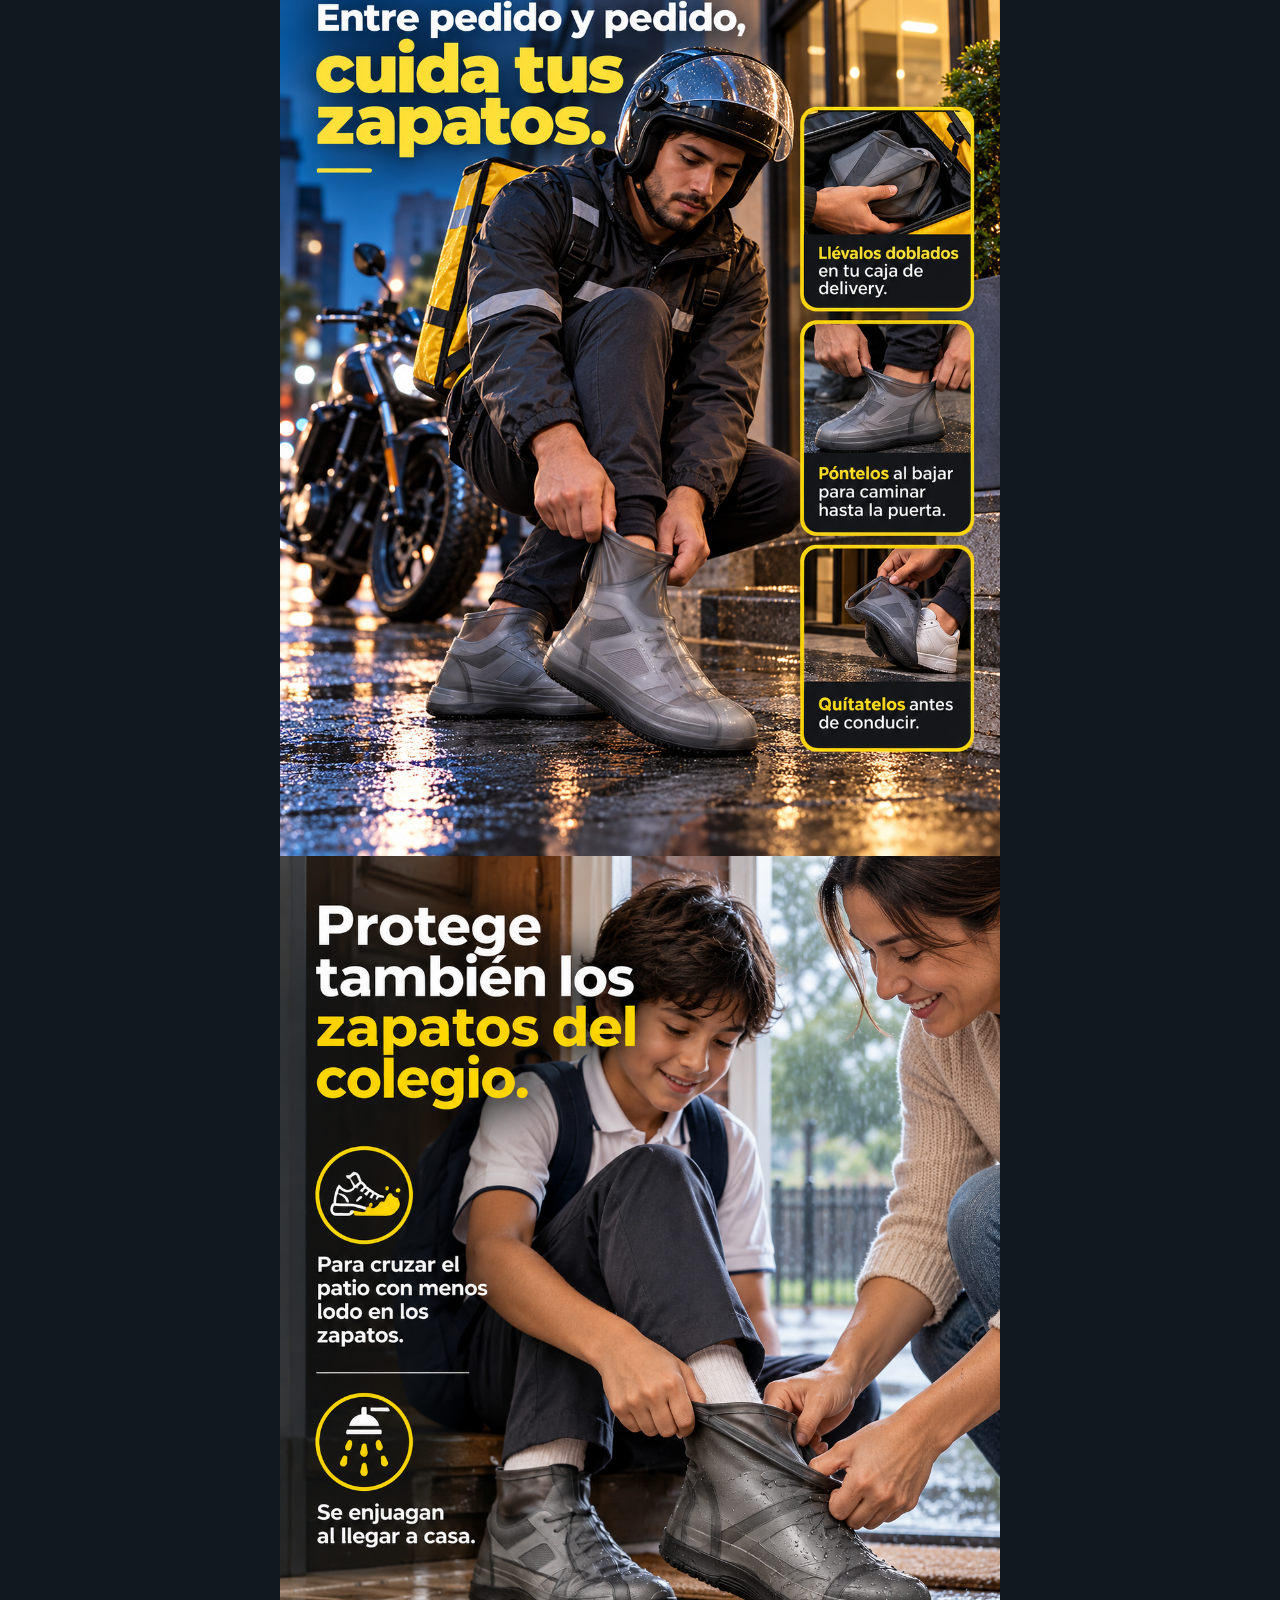
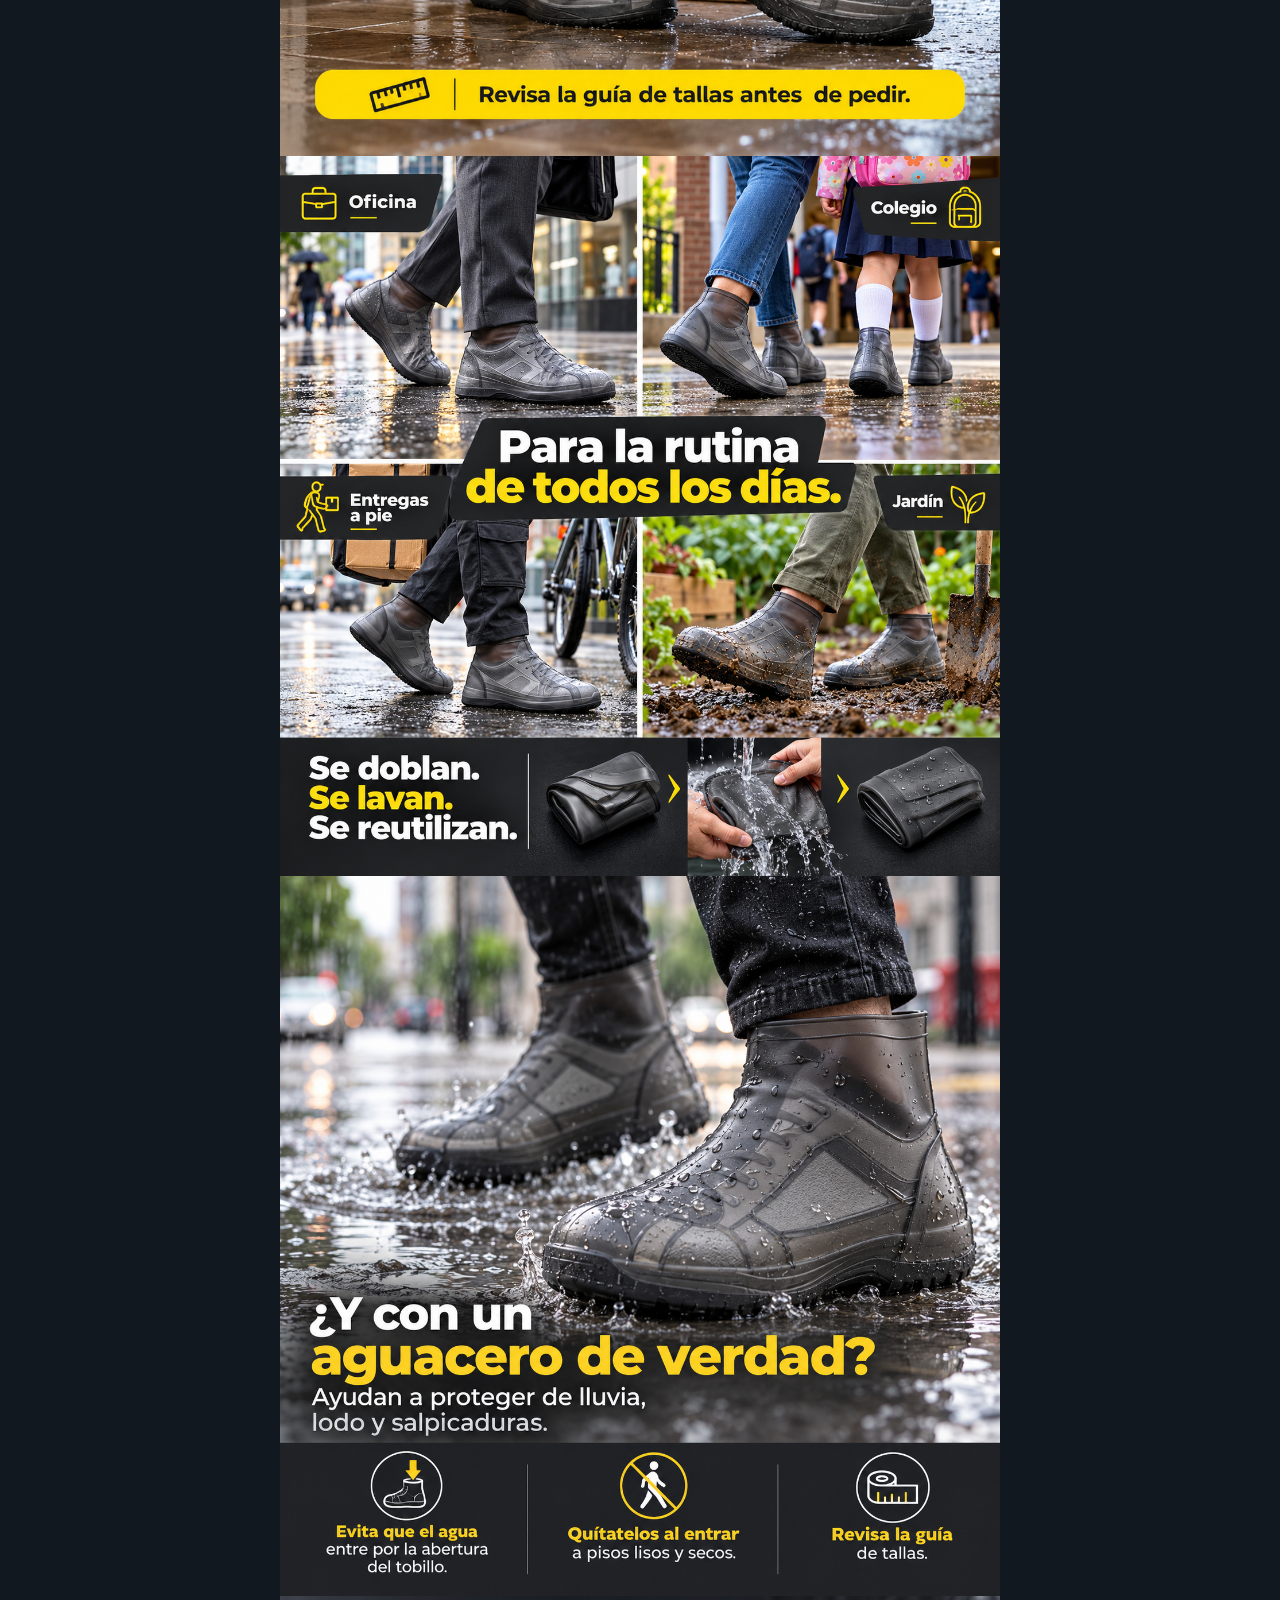
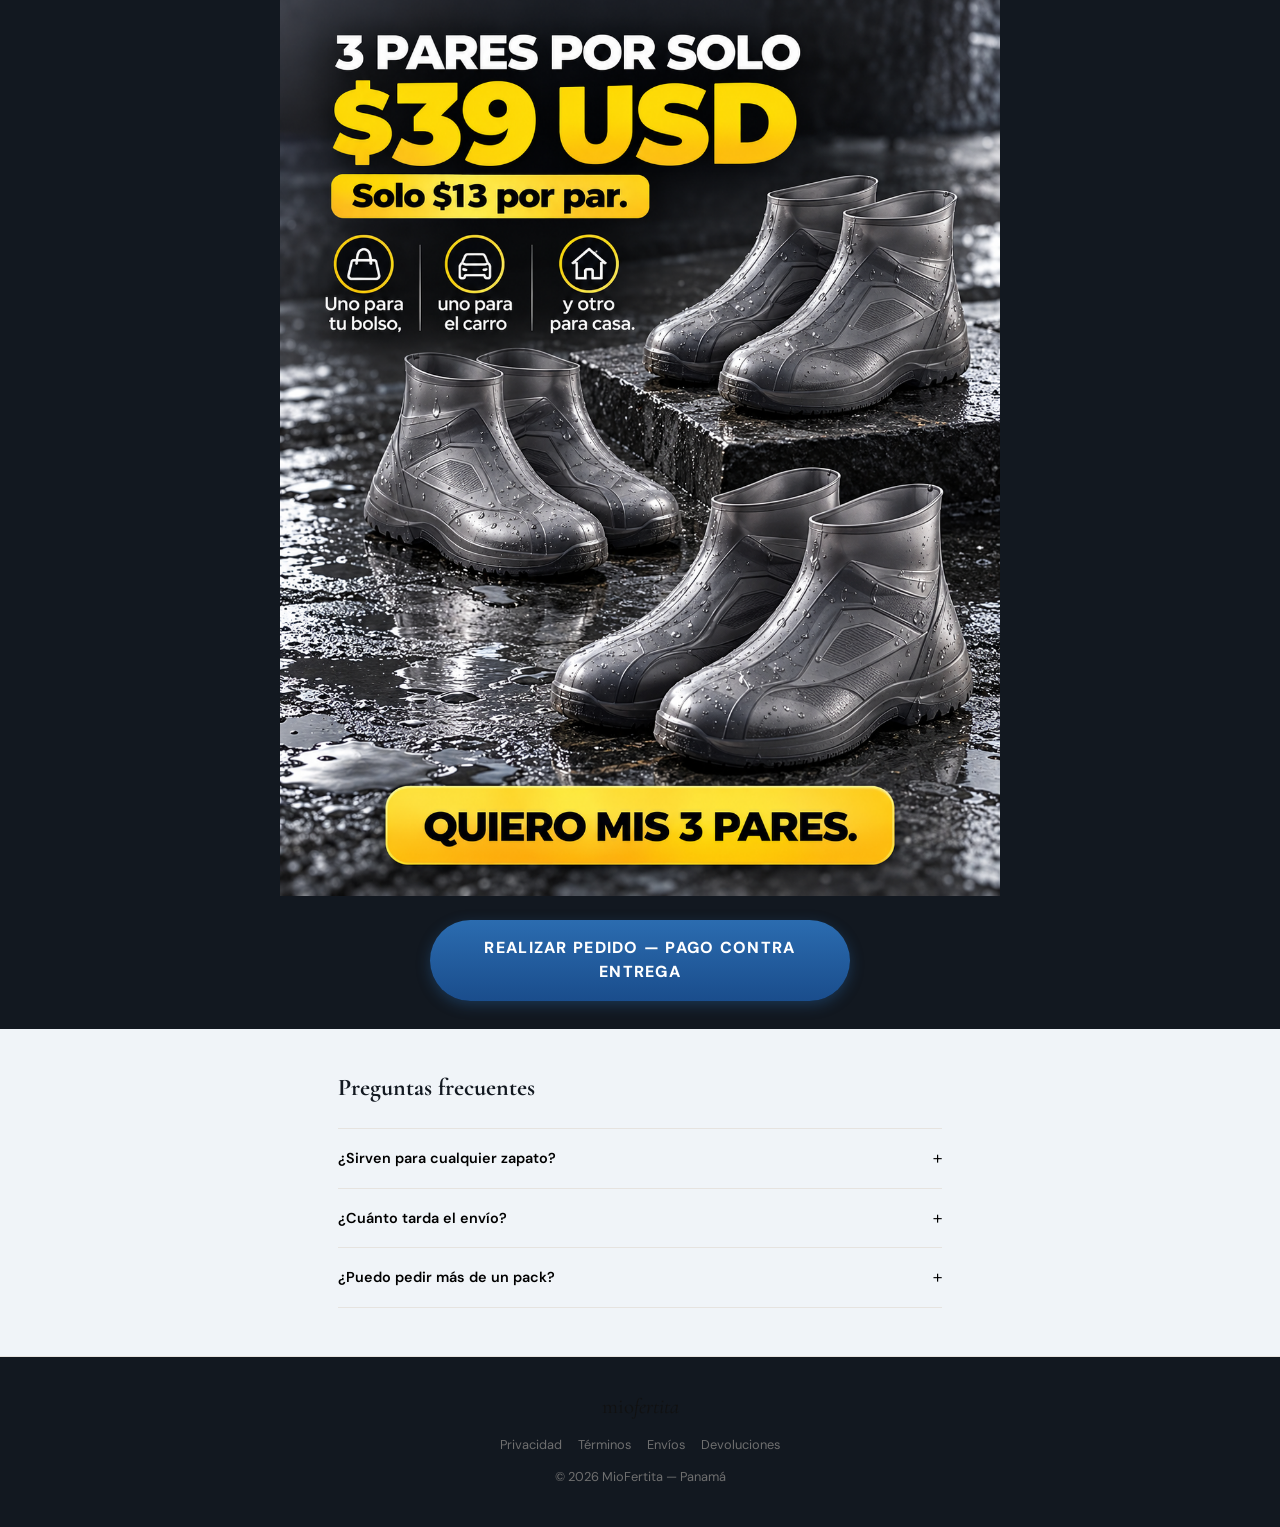
<file: cubrezapatos-impermeables-panama.html>
<!DOCTYPE html>
<html lang="es" dir="ltr">
<head>
  <meta charset="UTF-8">
  <meta name="viewport" content="width=device-width, initial-scale=1.0">
  <meta name="facebook-domain-verification" content="xbcif1s989l5gi1gu3xogwfta9vg58">
  <title>Cubrezapatos impermeables reutilizables — 3 pares por $39 | MioFertita Panamá — Pago Contra Entrega</title>
  <meta name="description" content="Cubrezapatos impermeables y reutilizables para la lluvia en Panamá. Pack de 3 pares. TPE flexible, suela antideslizante. Envío gratis y pago contra entrega.">
  <link rel="preload" as="image" href="/images/cubrezapatos/lp01-hero.png?v=20261028" fetchpriority="high">
  <link rel="preconnect" href="https://fonts.googleapis.com">
  <link rel="preconnect" href="https://fonts.gstatic.com" crossorigin>
  <link rel="preload" as="style" href="https://fonts.googleapis.com/css2?family=Cormorant+Garamond:wght@400;500;600&family=DM+Sans:wght@400;500;600;700&display=swap" onload="this.onload=null;this.rel='stylesheet'">
  <noscript><link rel="stylesheet" href="https://fonts.googleapis.com/css2?family=Cormorant+Garamond:wght@400;500;600&family=DM+Sans:wght@400;500;600;700&display=swap"></noscript>
  <link rel="stylesheet" href="/css/product.css?v=20260811a">
  <link rel="stylesheet" href="/css/cubrezapatos-impermeables.css?v=20261028">
  <script src="/js/clarity.js?v=20260928" defer></script>
</head>
<body data-country="PA" data-lang="es" data-brand="miofertita" data-product="cubrezapatos" data-snap-pixel="off" data-abandon-checkout="on" data-abandon-idle-minutes="5" data-thankyou="/thank-you-miofertita-panama.html">

<div class="announce" aria-hidden="true">
  <div class="announce-track">
    <span>Envío gratis a toda Panamá 🇵🇦</span>
    <span>Pago contra entrega</span>
    <span>Impermeables y reutilizables</span>
    <span>3 pares · $39 USD</span>
    <span>Envío gratis a toda Panamá 🇵🇦</span>
    <span>Pago contra entrega</span>
    <span>Impermeables y reutilizables</span>
    <span>3 pares · $39 USD</span>
  </div>
</div>

<header class="site-header">
  <div class="header-inner">
    <a class="header-link" href="/index.html">← Inicio</a>
    <a class="brand" href="/index.html">mio<em>fertita</em></a>
    <span class="header-contact">contacto@miofertita.shop</span>
  </div>
</header>

<div class="deal-strip">Cubrezapatos · Impermeables · Envío gratis · Pago al recibir · Garantía 30 días</div>

<main class="product-main">
  <div class="product-layout">

    <section class="gallery" id="heroSection">
      <div class="gallery-stage" id="galleryTrack">
        <div class="slide">
          <img src="/images/cubrezapatos/lp01-hero.png?v=20261028" alt="Cubrezapatos impermeables — protege tus zapatos de la lluvia en Panamá" width="1080" height="1920" fetchpriority="high" decoding="async">
        </div>
        <div class="slide">
          <img src="/images/cubrezapatos/lp05-resistencia.png?v=20261028" alt="Cubrezapatos resistentes al agua y reutilizables" width="1080" height="1920" loading="lazy" decoding="async">
        </div>
      </div>
      <div class="gallery-dots" id="galleryDots" aria-hidden="true"></div>
      <div class="gallery-thumbs">
        <button type="button" class="thumb is-active" aria-label="Hero"><img src="/images/cubrezapatos/lp01-hero.png?v=20261028" alt="" width="160" height="160" decoding="async"></button>
        <button type="button" class="thumb" aria-label="Resistencia"><img src="/images/cubrezapatos/lp05-resistencia.png?v=20261028" alt="" width="160" height="160" loading="lazy" decoding="async"></button>
      </div>
    </section>

    <section class="product-info">
      <p class="product-subtitle">🌧️ Lluvia en Panamá sin arruinar tus zapatos</p>
      <h1 class="product-title">Cubrezapatos impermeables reutilizables — pack de 3 pares</h1>

      <div class="price-row">
        <span class="price-now" id="priceNow">$39</span>
        <span class="price-was" id="priceWas">$49</span>
        <span class="price-save" id="priceSave">Oferta</span>
      </div>

      <ul class="perks">
        <li>💧 Impermeables — lluvia, lodo y salpicaduras</li>
        <li>👟 Se estiran sobre tus zapatos de siempre</li>
        <li>♻️ Enjuaga, seca y vuelve a usar</li>
        <li>🇵🇦 Pago contra entrega en Panamá</li>
      </ul>

      <p class="notice"><strong>🚚 Envío GRATIS · 💵 Pagas al recibir</strong></p>

      <div class="buy-actions">
        <button type="button" class="btn-order js-open-order">Quiero mis 3 pares</button>
        <p class="pay-note">Paga en efectivo cuando recibas tu pedido · Sin pagos por adelantado</p>

        <div class="guarantee-row">
          <div class="guarantee-item">
            <strong>30 días</strong>
            <span>Garantía</span>
          </div>
          <div class="guarantee-item">
            <strong>Envío</strong>
            <span>Gratis</span>
          </div>
          <div class="guarantee-item">
            <strong>COD</strong>
            <span>Panamá</span>
          </div>
        </div>
      </div>

      <div class="collapse-group">
        <div class="collapse">
          <button type="button" class="collapse-btn">¿Qué incluye el pack? <i>+</i></button>
          <div class="collapse-body">3 pares de cubrezapatos impermeables reutilizables (TPE flexible). Ideal para bolso, carro y casa.</div>
        </div>
        <div class="collapse">
          <button type="button" class="collapse-btn">¿Cómo funciona el pago contra entrega? <i>+</i></button>
          <div class="collapse-body">Confirmas tu pedido aquí, te contactamos por WhatsApp y pagas en efectivo al mensajero cuando recibas el producto.</div>
        </div>
      </div>
    </section>

  </div>
</main>

<section class="lp-stack" aria-label="Detalles del producto Cubrezapatos">
  <img src="/images/cubrezapatos/lp02-problema.png?v=20261028" alt="La lluvia puede arruinar tus zapatos favoritos" width="1080" height="1920" loading="lazy" decoding="async">
  <img src="/images/cubrezapatos/lp03-solucion.png?v=20261028" alt="Protege los zapatos que sí te gustan" width="1080" height="1920" loading="lazy" decoding="async">
  <img src="/images/cubrezapatos/lp04-como-usar.png?v=20261028" alt="Cómo usar los cubrezapatos" width="1080" height="1920" loading="lazy" decoding="async">
  <img src="/images/cubrezapatos/lp05-resistencia.png?v=20261028" alt="Resistencia al agua" width="1080" height="1920" loading="lazy" decoding="async">
  <img src="/images/cubrezapatos/lp06-segundos.png?v=20261028" alt="Listos en segundos" width="1080" height="1920" loading="lazy" decoding="async">
  <img src="/images/cubrezapatos/lp07-repartidor.png?v=20261028" alt="Para repartidores y caminatas bajo la lluvia" width="1080" height="1920" loading="lazy" decoding="async">
  <img src="/images/cubrezapatos/lp08-colegio.png?v=20261028" alt="Ideal para colegio y trabajo" width="1080" height="1920" loading="lazy" decoding="async">
  <img src="/images/cubrezapatos/lp09-usos.png?v=20261028" alt="Múltiples usos diarios" width="1080" height="1920" loading="lazy" decoding="async">
  <img src="/images/cubrezapatos/lp10-dudas.png?v=20261028" alt="Respuestas a dudas frecuentes" width="1080" height="1920" loading="lazy" decoding="async">
  <img src="/images/cubrezapatos/lp11-oferta.png?v=20261028" alt="3 pares por $39 USD — pago contra entrega en Panamá" width="1080" height="1920" loading="lazy" decoding="async">
</section>

<div class="lp-cta-wrap">
  <button type="button" class="btn-order js-open-order">Realizar pedido — Pago contra entrega</button>
</div>

<section class="faq-lp" id="faq">
  <div class="shell">
    <h2>Preguntas frecuentes</h2>
        <div class="collapse-group">
      <div class="collapse">
        <button type="button" class="collapse-btn">¿Sirven para cualquier zapato? <i>+</i></button>
        <div class="collapse-body">El material TPE es flexible y se adapta a la mayoría de zapatillas y calzado casual. Elige la talla según la guía del empaque.</div>
      </div>
      <div class="collapse">
        <button type="button" class="collapse-btn">¿Cuánto tarda el envío? <i>+</i></button>
        <div class="collapse-body">Enviamos a todo Panamá. Te confirmamos por WhatsApp el tiempo estimado según tu provincia y distrito.</div>
      </div>
      <div class="collapse">
        <button type="button" class="collapse-btn">¿Puedo pedir más de un pack? <i>+</i></button>
        <div class="collapse-body">Sí. En el checkout puedes elegir 3, 6 o 9 pares con mejor precio por par.</div>
      </div>
    </div>
  </div>
</section>

<footer class="site-footer">
  <div class="footer-brand">mio<em>fertita</em></div>
  <ul class="footer-links">
    <li><a href="/privacidad.html">Privacidad</a></li>
    <li><a href="/terminos.html">Términos</a></li>
    <li><a href="/envios.html">Envíos</a></li>
    <li><a href="/devoluciones.html">Devoluciones</a></li>
  </ul>
  <p>© 2026 MioFertita — Panamá</p>
</footer>

<div class="sticky-bar" id="bottomSticky" aria-hidden="true">
  <div>
    <strong id="stickyPrice">$39</strong>
    <span id="stickyLabel">3 pares impermeables reutilizables</span>
  </div>
  <button type="button" class="js-open-order">Comprar</button>
</div>

<div class="order-modal" id="orderModal" role="dialog" aria-modal="true" aria-labelledby="orderModalTitle">
  <div class="order-backdrop" data-close-order></div>
  <div class="order-panel">
    <div class="order-head">
      <h2 id="orderModalTitle">Completa tu pedido</h2>
      <button type="button" class="order-close" data-close-order aria-label="Cerrar">&times;</button>
    </div>
    <div class="order-body">
      <div class="order-product">
        <img src="/images/cubrezapatos/lp01-hero.png?v=20261028" alt="" width="72" height="72" style="width:72px;height:72px;object-fit:cover;border-radius:8px;background:#fff" loading="lazy" decoding="async">
        <div>
          <strong>Cubrezapatos impermeables reutilizables — 3 pares</strong>
          <span>Pack de 3 · Envío gratis · Pago al recibir</span>
        </div>
      </div>
      <form id="orderForm" action="/thank-you-miofertita-panama.html" method="GET">
        <input type="hidden" name="currency" value="USD">
        <input type="hidden" name="source" value="cubrezapatos-impermeables-panama">
        <input type="hidden" name="country" id="country" value="Panamá">
        <input type="hidden" name="name" id="name">
        <span class="block-label">1. Elige tu oferta</span>
        <div class="bundles">
          <label class="bundle bundle-option is-selected">
            <input type="radio" name="bundleOption" value="mf-cubrezapatos-pa-1" data-product-id="mf-cubrezapatos-pa-1" data-product-name="3 pares cubrezapatos impermeables reutilizables" data-price="39" data-old-price="49" data-save="20" data-label="3 pares impermeables reutilizables" checked>
            <div class="bundle-card">
              <span class="bundle-flag">Más pedido</span>
              <div class="bundle-head">
                <span class="bundle-pick"><span class="radio"></span>3 pares cubrezapatos impermeables</span>
                <span class="bundle-cost"><strong>$39</strong><del>$49</del></span>
              </div>
            </div>
          </label>
          <label class="bundle bundle-option">
            <input type="radio" name="bundleOption" value="mf-cubrezapatos-pa-2" data-product-id="mf-cubrezapatos-pa-2" data-product-name="6 pares cubrezapatos impermeables reutilizables" data-price="49" data-old-price="78" data-save="37" data-label="6 pares impermeables reutilizables">
            <div class="bundle-card">
              <span class="bundle-flag">Súper oferta</span>
              <div class="bundle-head">
                <span class="bundle-pick"><span class="radio"></span>6 pares cubrezapatos impermeables</span>
                <span class="bundle-cost"><strong>$49</strong><del>$78</del></span>
              </div>
            </div>
          </label>
          <label class="bundle bundle-option">
            <input type="radio" name="bundleOption" value="mf-cubrezapatos-pa-3" data-product-id="mf-cubrezapatos-pa-3" data-product-name="9 pares cubrezapatos impermeables reutilizables" data-price="59" data-old-price="117" data-save="50" data-label="9 pares impermeables reutilizables">
            <div class="bundle-card">
              <span class="bundle-flag">Mejor valor</span>
              <div class="bundle-head">
                <span class="bundle-pick"><span class="radio"></span>9 pares cubrezapatos impermeables</span>
                <span class="bundle-cost"><strong>$59</strong><del>$117</del></span>
              </div>
            </div>
          </label>
        </div>
        <div class="form-head"><span class="block-label">2. Tus datos de entrega</span></div>
        <div class="fields-2">
          <div class="field"><input type="text" name="firstName" id="firstName" placeholder="Nombre" required autocomplete="given-name"></div>
          <div class="field"><input type="text" name="lastName" id="lastName" placeholder="Apellidos" required autocomplete="family-name"></div>
        </div>
        <div class="field"><input type="tel" name="phone" id="phone" placeholder="WhatsApp (ej. 6123 4567)" required autocomplete="tel"></div>
        <div class="field">
          <select name="department" id="department" required>
            <option value="" disabled selected>Selecciona tu provincia</option>
          </select>
        </div>
        <div class="field">
          <select name="city" id="city" required disabled>
            <option value="" disabled selected>Selecciona tu distrito</option>
          </select>
        </div>
        <input type="hidden" name="address" id="address">
        <div class="field">
          <label class="field-label" for="addressLine">📍 Dirección completa <span class="req">*</span></label>
          <input type="text" name="addressLine" id="addressLine" placeholder="Calle, número de casa, referencia…" required autocomplete="street-address">
        </div>
        <div class="field">
          <label class="field-label" for="zone">Barrio o corregimiento</label>
          <input type="text" name="zone" id="zone" placeholder="Barrio o punto de referencia">
        </div>
        <div class="form-head"><span class="block-label">🚚 3. Método de envío</span></div>
        <input type="hidden" name="shipping" id="shippingCost" value="0">
        <input type="hidden" name="total" id="orderTotal" value="39">
        <div class="ship-options">
          <label class="ship is-selected">
            <input type="radio" name="shippingMethod" value="Envío gratis" data-cost="0" checked>
            <span class="radio"></span>
            <span class="ship-copy"><strong>Envío gratis</strong></span>
            <span class="ship-cost">Gratis</span>
          </label>
          <label class="ship">
            <input type="radio" name="shippingMethod" value="Envío extra rápido" data-cost="2">
            <span class="radio"></span>
            <span class="ship-copy"><strong>⚡ Envío extra rápido</strong><em>Despacho prioritario</em></span>
            <span class="ship-cost">$2</span>
          </label>
        </div>
        <div class="order-summary">
          <div class="sum-row"><span>Subtotal</span><strong id="sumSubtotal">$39</strong></div>
          <div class="sum-row"><span>Envío</span><strong id="sumShipping">Gratis</strong></div>
          <div class="sum-row is-total"><span>Total a pagar al recibir</span><strong id="sumTotal">$39</strong></div>
        </div>
        <p class="cod-note">💵 <span><b>Pago contra entrega.</b> Pagas en efectivo al recibir.</span></p>
        <button type="submit" class="btn-buy">Confirmar pedido — Pago contra entrega</button>
        <p class="pay-note">Envío gratis a toda Panamá · Garantía 30 días</p>
      </form>
    </div>
  </div>
</div>

<script src="/js/config.js?v=20261028" defer></script>
<script src="/js/pa-locations.js?v=1" defer></script>
<script src="/js/main.js?v=20261028" defer></script>
<script src="/js/abandoned-checkout.js?v=20261028" defer></script>
<script>
document.addEventListener('DOMContentLoaded', function () {
  var track = document.getElementById('galleryTrack');
  var dots = document.getElementById('galleryDots');
  var thumbs = Array.prototype.slice.call(document.querySelectorAll('.thumb'));
  if (track && dots) {
    var slides = Array.prototype.slice.call(track.querySelectorAll('.slide'));
    slides.forEach(function () { dots.appendChild(document.createElement('span')); });
    function setActive(index) {
      thumbs.forEach(function (t, i) { t.classList.toggle('is-active', i === index); });
      Array.prototype.forEach.call(dots.children, function (d, i) { d.classList.toggle('is-active', i === index); });
      if (slides[index]) slides[index].scrollIntoView({ behavior: 'smooth', block: 'nearest', inline: 'center' });
    }
    thumbs.forEach(function (thumb, index) {
      thumb.addEventListener('click', function () { setActive(index); });
    });
    setActive(0);
  }

  function formatUsd(n) {
    return '$' + (Number(n) % 1 === 0 ? String(n) : Number(n).toFixed(2));
  }

  function syncOrder() {
    var bundle = document.querySelector('input[name="bundleOption"]:checked');
    var shipping = document.querySelector('input[name="shippingMethod"]:checked');
    if (!bundle || !shipping) return;
    document.querySelectorAll('.bundle').forEach(function (b) { b.classList.remove('is-selected'); });
    bundle.closest('.bundle').classList.add('is-selected');
    document.querySelectorAll('.ship').forEach(function (s) { s.classList.remove('is-selected'); });
    shipping.closest('.ship').classList.add('is-selected');
    var price = Number(bundle.dataset.price);
    var ship = Number(shipping.dataset.cost);
    var total = price + ship;
    document.getElementById('priceNow').textContent = formatUsd(price);
    document.getElementById('priceWas').textContent = formatUsd(bundle.dataset.oldPrice);
    var priceSave = document.getElementById('priceSave');
    if (priceSave) {
      priceSave.textContent = bundle.dataset.save ? 'Ahorra ' + bundle.dataset.save + '%' : 'Oferta';
    }
    document.getElementById('stickyPrice').textContent = formatUsd(total);
    document.getElementById('stickyLabel').textContent = bundle.dataset.label;
    document.getElementById('sumSubtotal').textContent = formatUsd(price);
    document.getElementById('sumShipping').textContent = ship ? formatUsd(ship) : 'Gratis';
    document.getElementById('sumTotal').textContent = formatUsd(total);
    document.getElementById('shippingCost').value = String(ship);
    document.getElementById('orderTotal').value = String(total);
  }

  document.querySelectorAll('input[name="bundleOption"], input[name="shippingMethod"]').forEach(function (el) {
    el.addEventListener('change', syncOrder);
  });
  syncOrder();

  var modal = document.getElementById('orderModal');
  var firstName = document.getElementById('firstName');
  var lastName = document.getElementById('lastName');
  var fullName = document.getElementById('name');
  var addressLine = document.getElementById('addressLine');
  var zone = document.getElementById('zone');
  var address = document.getElementById('address');
  var lastFocused = null;

  function mergeFields() {
    if (fullName) {
      fullName.value = ((firstName && firstName.value.trim()) + ' ' + (lastName && lastName.value.trim())).trim();
    }
    if (address && addressLine) {
      address.value = [addressLine.value.trim(), zone && zone.value.trim()].filter(Boolean).join(', ');
    }
  }

  function openOrder() {
    if (!modal) return;
    lastFocused = document.activeElement;
    modal.classList.add('is-open');
    document.body.classList.add('no-scroll');
    setTimeout(function () {
      if (firstName) firstName.focus({ preventScroll: true });
    }, 260);
  }

  function closeOrder() {
    if (!modal) return;
    modal.classList.remove('is-open');
    document.body.classList.remove('no-scroll');
    if (lastFocused) lastFocused.focus({ preventScroll: true });
  }

  document.querySelectorAll('.js-open-order').forEach(function (btn) {
    btn.addEventListener('click', openOrder);
  });
  if (modal) {
    modal.querySelectorAll('[data-close-order]').forEach(function (btn) {
      btn.addEventListener('click', closeOrder);
    });
  }

  document.addEventListener('keydown', function (e) {
    if (e.key === 'Escape' && modal && modal.classList.contains('is-open')) closeOrder();
  });

  [firstName, lastName, addressLine, zone].forEach(function (input) {
    if (input) input.addEventListener('input', mergeFields);
  });
  var orderForm = document.getElementById('orderForm');
  if (orderForm) orderForm.addEventListener('submit', mergeFields, true);

  var department = document.getElementById('department');
  var city = document.getElementById('city');
  var distritos = window.PA_DISTRITOS || {};
  if (department && city && Object.keys(distritos).length) {
    Object.keys(distritos).sort().forEach(function (prov) {
      var opt = document.createElement('option');
      opt.value = prov;
      opt.textContent = prov;
      department.appendChild(opt);
    });
    department.addEventListener('change', function () {
      city.innerHTML = '<option value="" disabled selected>Selecciona tu distrito</option>';
      city.disabled = !department.value;
      if (!department.value) return;
      (distritos[department.value] || []).forEach(function (dist) {
        var o = document.createElement('option');
        o.value = dist;
        o.textContent = dist;
        city.appendChild(o);
      });
    });
  }

  document.querySelectorAll('.collapse-btn').forEach(function (btn) {
    btn.addEventListener('click', function () {
      var body = btn.nextElementSibling;
      var open = body && body.style.display === 'block';
      document.querySelectorAll('.collapse-body').forEach(function (b) { b.style.display = 'none'; });
      document.querySelectorAll('.collapse-btn i').forEach(function (i) { i.textContent = '+'; });
      if (body && !open) {
        body.style.display = 'block';
        var icon = btn.querySelector('i');
        if (icon) icon.textContent = '−';
      }
    });
  });
});
</script>
</body>
</html>
</file>
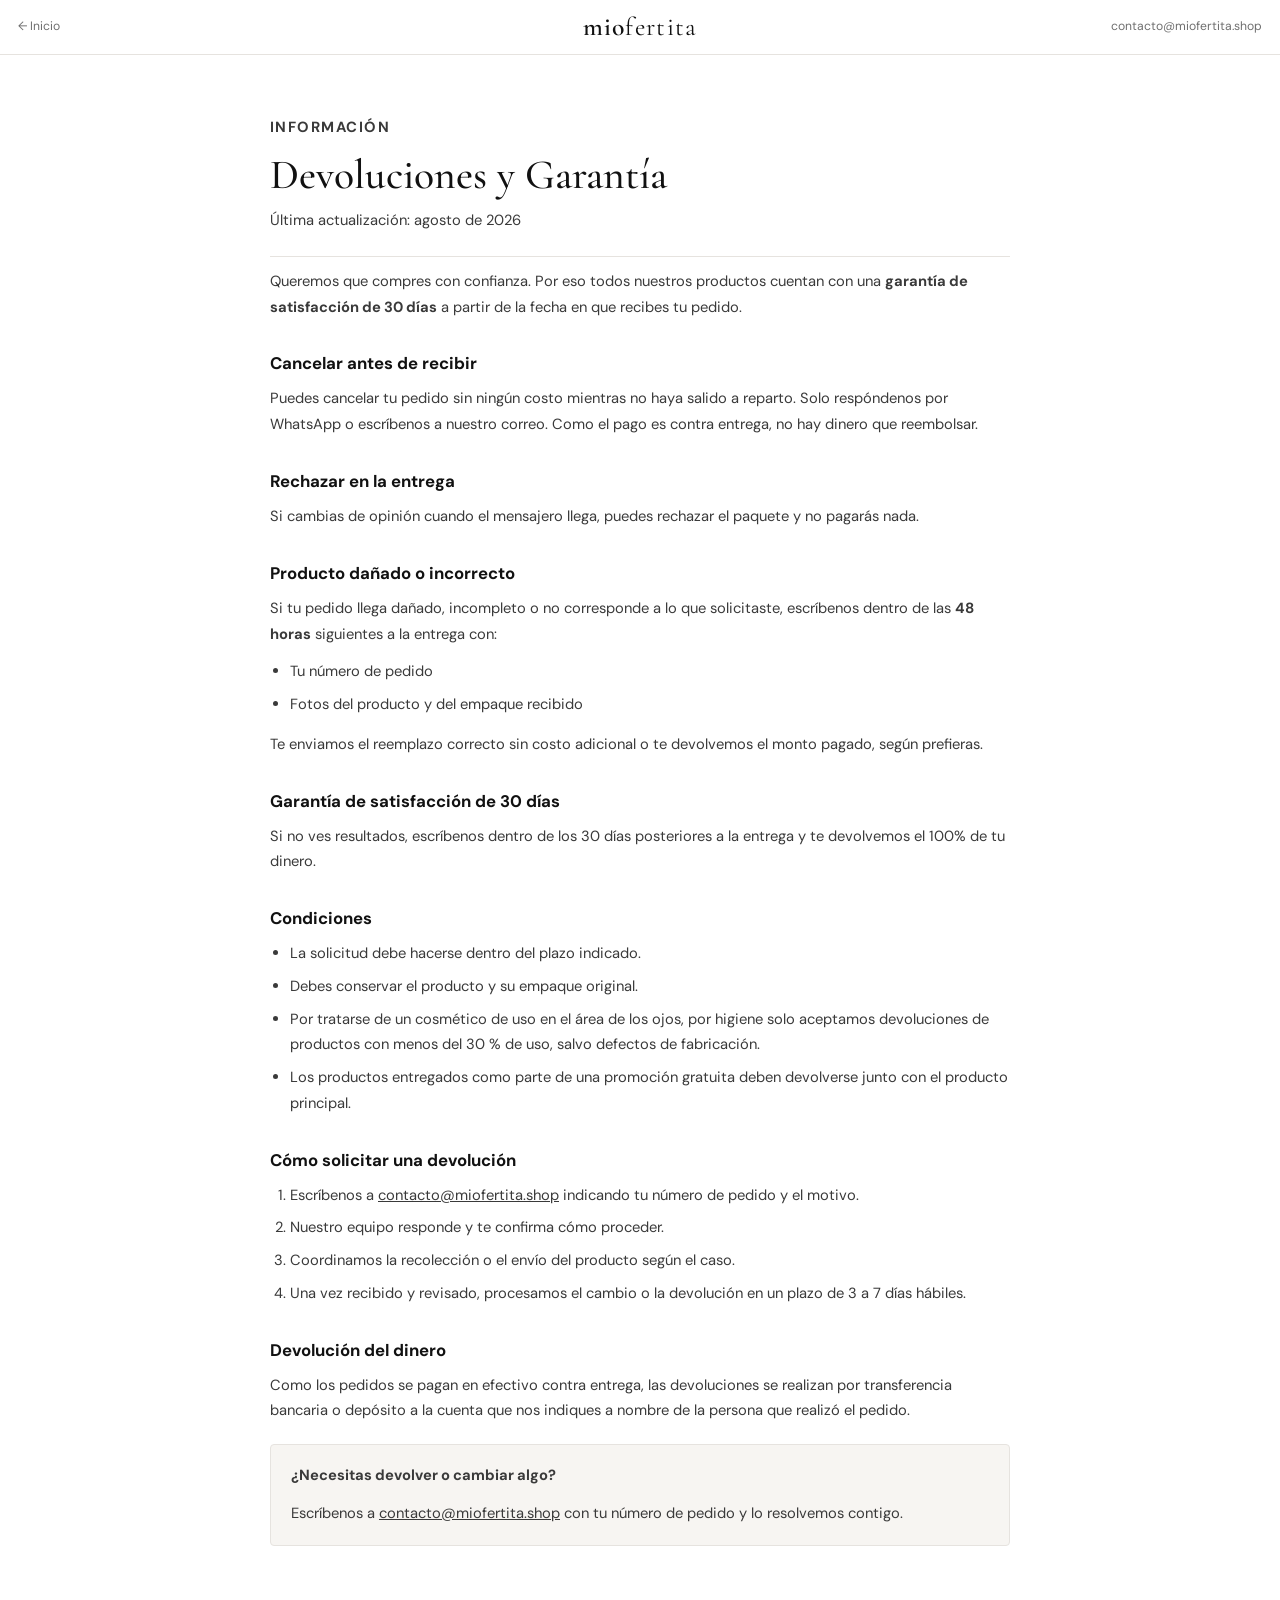
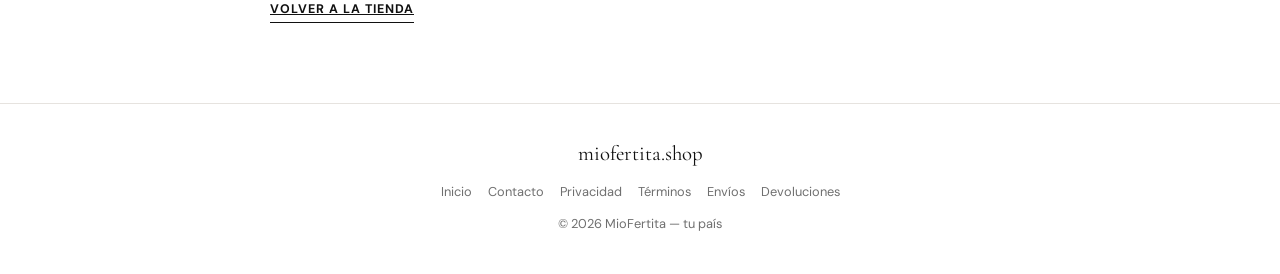
<file: devoluciones.html>
﻿<!DOCTYPE html>
<html lang="es" dir="ltr">
<head>
  <meta charset="UTF-8">
  <meta name="viewport" content="width=device-width, initial-scale=1.0">
    <meta name="facebook-domain-verification" content="xbcif1s989l5gi1gu3xogwfta9vg58">
  <title>Política de Devoluciones | MioFertita tu país</title>
  <meta name="description" content="Garantía de 30 días, cambios y devoluciones en MioFertita tu país.">
  <link rel="preconnect" href="https://fonts.googleapis.com">
  <link rel="preconnect" href="https://fonts.gstatic.com" crossorigin>
  <link href="https://fonts.googleapis.com/css2?family=Cormorant+Garamond:wght@400;500;600&family=DM+Sans:wght@400;500;600;700&display=swap" rel="stylesheet">
  <link rel="stylesheet" href="/css/product.css?v=20260803h">
  <link rel="stylesheet" href="/css/legal.css?v=20260803h">
</head>
<body>

<header class="site-header">
  <div class="header-inner">
    <a class="header-link" href="/index.html">← Inicio</a>
    <a class="brand" href="/index.html">mio<em>fertita</em></a>
    <span class="header-contact">contacto@miofertita.shop</span>
  </div>
</header>

<main class="legal-wrap">
  <p class="legal-kicker">Información</p>
  <h1>Devoluciones y Garantía</h1>
  <p class="legal-updated">Última actualización: agosto de 2026</p>

  <p>Queremos que compres con confianza. Por eso todos nuestros productos cuentan con una <strong>garantía de satisfacción de 30 días</strong> a partir de la fecha en que recibes tu pedido.</p>

  <h2>Cancelar antes de recibir</h2>
  <p>Puedes cancelar tu pedido sin ningún costo mientras no haya salido a reparto. Solo respóndenos por WhatsApp o escríbenos a nuestro correo. Como el pago es contra entrega, no hay dinero que reembolsar.</p>

  <h2>Rechazar en la entrega</h2>
  <p>Si cambias de opinión cuando el mensajero llega, puedes rechazar el paquete y no pagarás nada.</p>

  <h2>Producto dañado o incorrecto</h2>
  <p>Si tu pedido llega dañado, incompleto o no corresponde a lo que solicitaste, escríbenos dentro de las <strong>48 horas</strong> siguientes a la entrega con:</p>
  <ul>
    <li>Tu número de pedido</li>
    <li>Fotos del producto y del empaque recibido</li>
  </ul>
  <p>Te enviamos el reemplazo correcto sin costo adicional o te devolvemos el monto pagado, según prefieras.</p>

  <h2>Garantía de satisfacción de 30 días</h2>
  <p>Si no ves resultados, escríbenos dentro de los 30 días posteriores a la entrega y te devolvemos el 100% de tu dinero.</p>

  <h2>Condiciones</h2>
  <ul>
    <li>La solicitud debe hacerse dentro del plazo indicado.</li>
    <li>Debes conservar el producto y su empaque original.</li>
    <li>Por tratarse de un cosmético de uso en el área de los ojos, por higiene solo aceptamos devoluciones de productos con menos del 30 % de uso, salvo defectos de fabricación.</li>
    <li>Los productos entregados como parte de una promoción gratuita deben devolverse junto con el producto principal.</li>
  </ul>

  <h2>Cómo solicitar una devolución</h2>
  <ol>
    <li>Escríbenos a <a href="mailto:contacto@miofertita.shop">contacto@miofertita.shop</a> indicando tu número de pedido y el motivo.</li>
    <li>Nuestro equipo responde y te confirma cómo proceder.</li>
    <li>Coordinamos la recolección o el envío del producto según el caso.</li>
    <li>Una vez recibido y revisado, procesamos el cambio o la devolución en un plazo de 3 a 7 días hábiles.</li>
  </ol>

  <h2>Devolución del dinero</h2>
  <p>Como los pedidos se pagan en efectivo contra entrega, las devoluciones se realizan por transferencia bancaria o depósito a la cuenta que nos indiques a nombre de la persona que realizó el pedido.</p>

  <div class="legal-box">
    <p><strong>¿Necesitas devolver o cambiar algo?</strong></p>
    <p>Escríbenos a <a href="mailto:contacto@miofertita.shop">contacto@miofertita.shop</a> con tu número de pedido y lo resolvemos contigo.</p>
  </div>

  <a class="legal-back" href="/">Volver a la tienda</a>
</main>

<footer class="site-footer">
  <p class="footer-brand">miofertita.shop</p>
  <ul class="footer-links">
    <li><a href="/index.html">Inicio</a></li>
    <li><a href="/contacto.html">Contacto</a></li>
    <li><a href="/privacidad.html">Privacidad</a></li>
    <li><a href="/terminos.html">Términos</a></li>
    <li><a href="/envios.html">Envíos</a></li>
    <li><a href="/devoluciones.html">Devoluciones</a></li>
  </ul>
  <p>© 2026 MioFertita — tu país</p>
</footer>

</body>
</html>
</file>
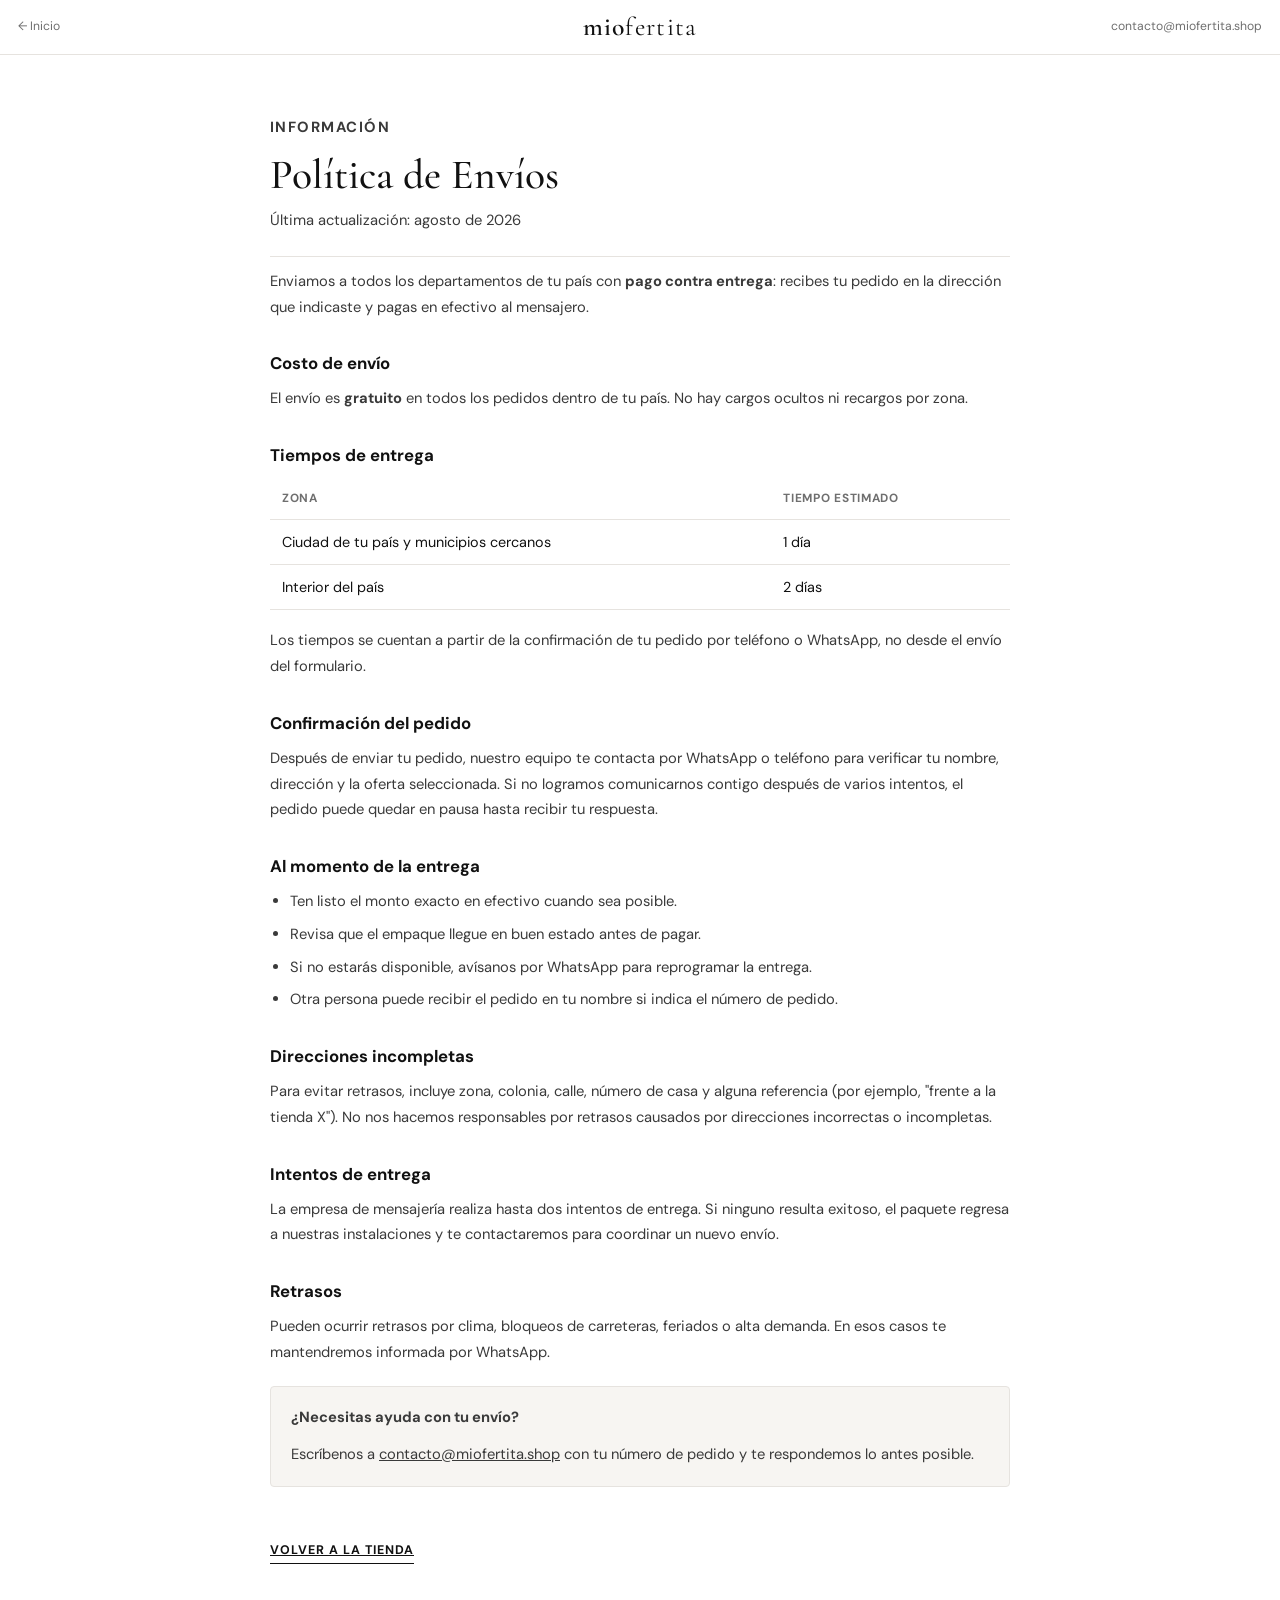
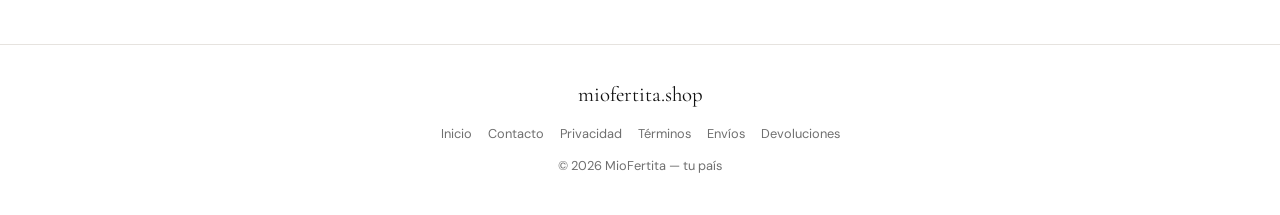
<file: envios.html>
﻿<!DOCTYPE html>
<html lang="es" dir="ltr">
<head>
  <meta charset="UTF-8">
  <meta name="viewport" content="width=device-width, initial-scale=1.0">
    <meta name="facebook-domain-verification" content="xbcif1s989l5gi1gu3xogwfta9vg58">
  <title>Política de Envíos | MioFertita tu país</title>
  <meta name="description" content="Tiempos de entrega, cobertura y condiciones de envío de MioFertita en tu país.">
  <link rel="preconnect" href="https://fonts.googleapis.com">
  <link rel="preconnect" href="https://fonts.gstatic.com" crossorigin>
  <link href="https://fonts.googleapis.com/css2?family=Cormorant+Garamond:wght@400;500;600&family=DM+Sans:wght@400;500;600;700&display=swap" rel="stylesheet">
  <link rel="stylesheet" href="/css/product.css?v=20260803h">
  <link rel="stylesheet" href="/css/legal.css?v=20260803h">
</head>
<body>

<header class="site-header">
  <div class="header-inner">
    <a class="header-link" href="/index.html">← Inicio</a>
    <a class="brand" href="/index.html">mio<em>fertita</em></a>
    <span class="header-contact">contacto@miofertita.shop</span>
  </div>
</header>

<main class="legal-wrap">
  <p class="legal-kicker">Información</p>
  <h1>Política de Envíos</h1>
  <p class="legal-updated">Última actualización: agosto de 2026</p>

  <p>Enviamos a todos los departamentos de tu país con <strong>pago contra entrega</strong>: recibes tu pedido en la dirección que indicaste y pagas en efectivo al mensajero.</p>

  <h2>Costo de envío</h2>
  <p>El envío es <strong>gratuito</strong> en todos los pedidos dentro de tu país. No hay cargos ocultos ni recargos por zona.</p>

  <h2>Tiempos de entrega</h2>
  <table class="legal-table">
    <thead>
      <tr><th>Zona</th><th>Tiempo estimado</th></tr>
    </thead>
    <tbody>
      <tr><td>Ciudad de tu país y municipios cercanos</td><td>1 día</td></tr>
      <tr><td>Interior del país</td><td>2 días</td></tr>
    </tbody>
  </table>
  <p>Los tiempos se cuentan a partir de la confirmación de tu pedido por teléfono o WhatsApp, no desde el envío del formulario.</p>

  <h2>Confirmación del pedido</h2>
  <p>Después de enviar tu pedido, nuestro equipo te contacta por WhatsApp o teléfono para verificar tu nombre, dirección y la oferta seleccionada. Si no logramos comunicarnos contigo después de varios intentos, el pedido puede quedar en pausa hasta recibir tu respuesta.</p>

  <h2>Al momento de la entrega</h2>
  <ul>
    <li>Ten listo el monto exacto en efectivo cuando sea posible.</li>
    <li>Revisa que el empaque llegue en buen estado antes de pagar.</li>
    <li>Si no estarás disponible, avísanos por WhatsApp para reprogramar la entrega.</li>
    <li>Otra persona puede recibir el pedido en tu nombre si indica el número de pedido.</li>
  </ul>

  <h2>Direcciones incompletas</h2>
  <p>Para evitar retrasos, incluye zona, colonia, calle, número de casa y alguna referencia (por ejemplo, "frente a la tienda X"). No nos hacemos responsables por retrasos causados por direcciones incorrectas o incompletas.</p>

  <h2>Intentos de entrega</h2>
  <p>La empresa de mensajería realiza hasta dos intentos de entrega. Si ninguno resulta exitoso, el paquete regresa a nuestras instalaciones y te contactaremos para coordinar un nuevo envío.</p>

  <h2>Retrasos</h2>
  <p>Pueden ocurrir retrasos por clima, bloqueos de carreteras, feriados o alta demanda. En esos casos te mantendremos informada por WhatsApp.</p>

  <div class="legal-box">
    <p><strong>¿Necesitas ayuda con tu envío?</strong></p>
    <p>Escríbenos a <a href="mailto:contacto@miofertita.shop">contacto@miofertita.shop</a> con tu número de pedido y te respondemos lo antes posible.</p>
  </div>

  <a class="legal-back" href="/">Volver a la tienda</a>
</main>

<footer class="site-footer">
  <p class="footer-brand">miofertita.shop</p>
  <ul class="footer-links">
    <li><a href="/index.html">Inicio</a></li>
    <li><a href="/contacto.html">Contacto</a></li>
    <li><a href="/privacidad.html">Privacidad</a></li>
    <li><a href="/terminos.html">Términos</a></li>
    <li><a href="/envios.html">Envíos</a></li>
    <li><a href="/devoluciones.html">Devoluciones</a></li>
  </ul>
  <p>© 2026 MioFertita — tu país</p>
</footer>

</body>
</html>
</file>
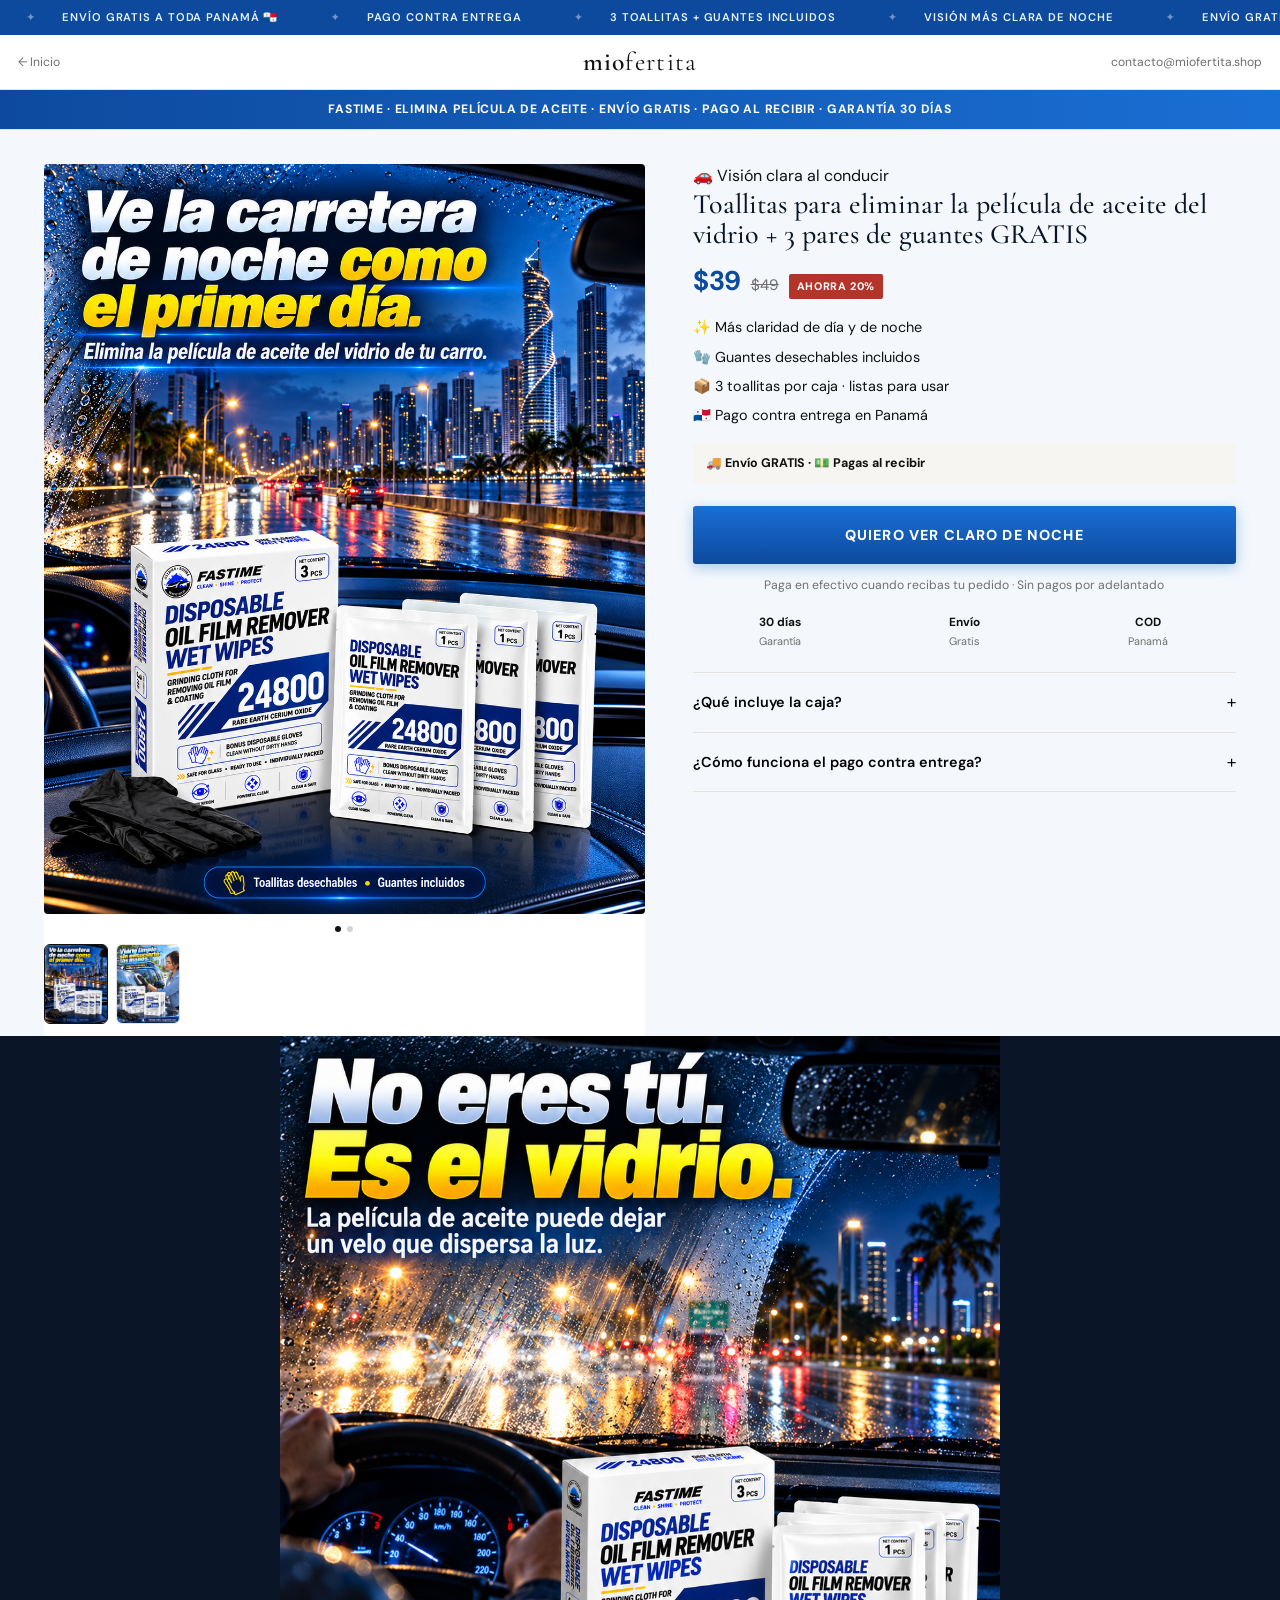
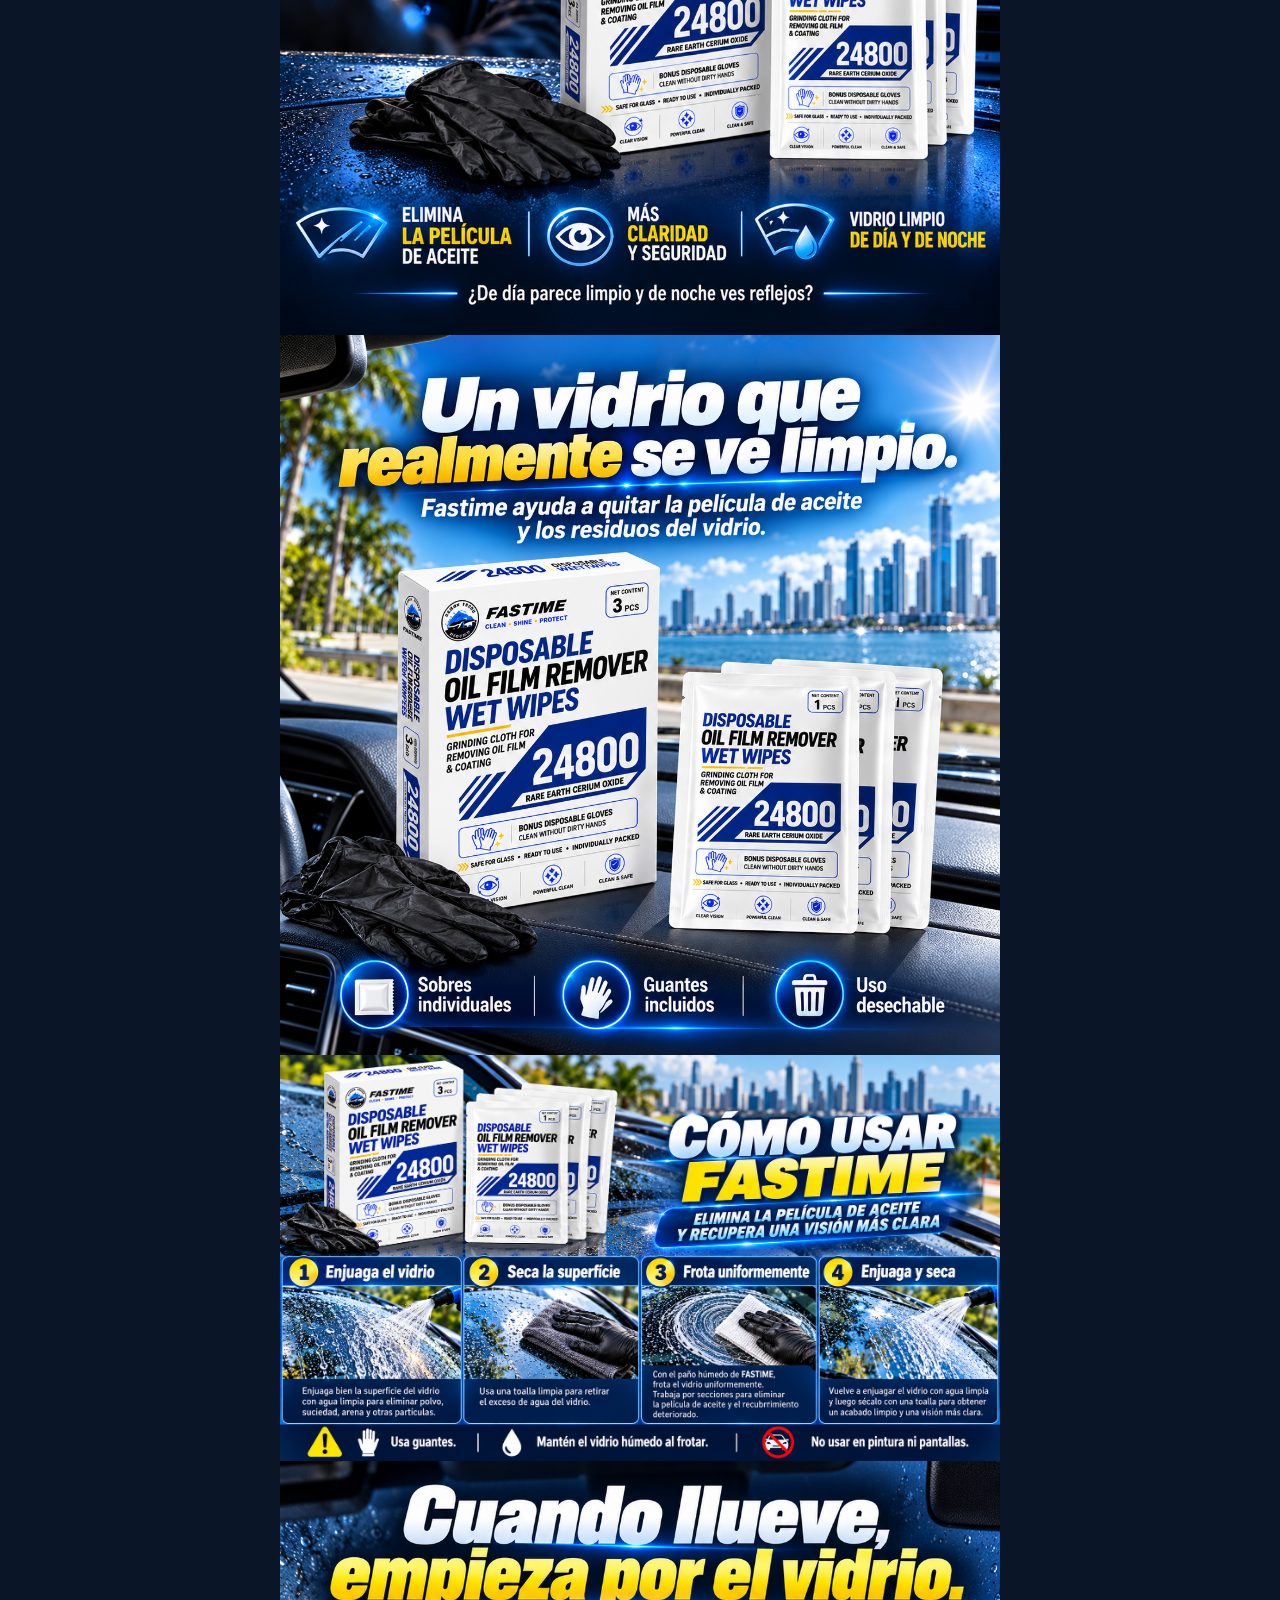
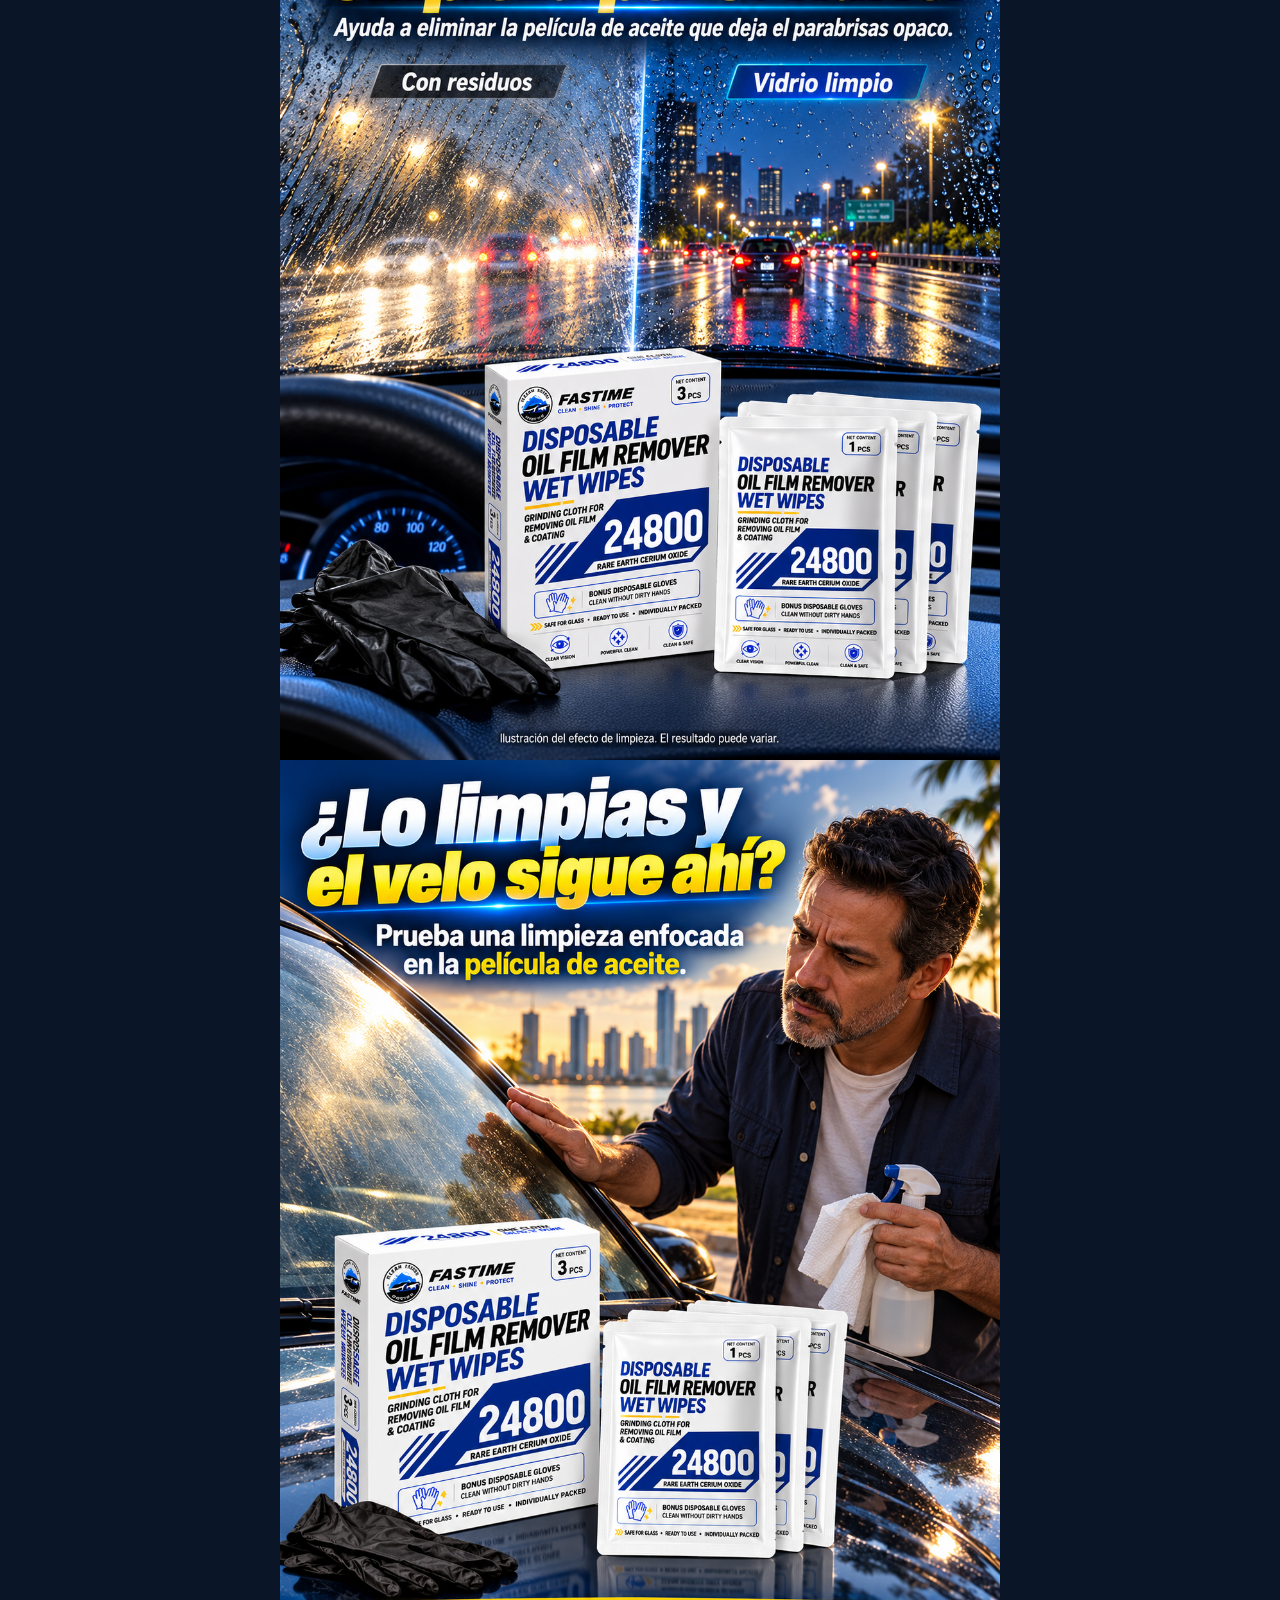
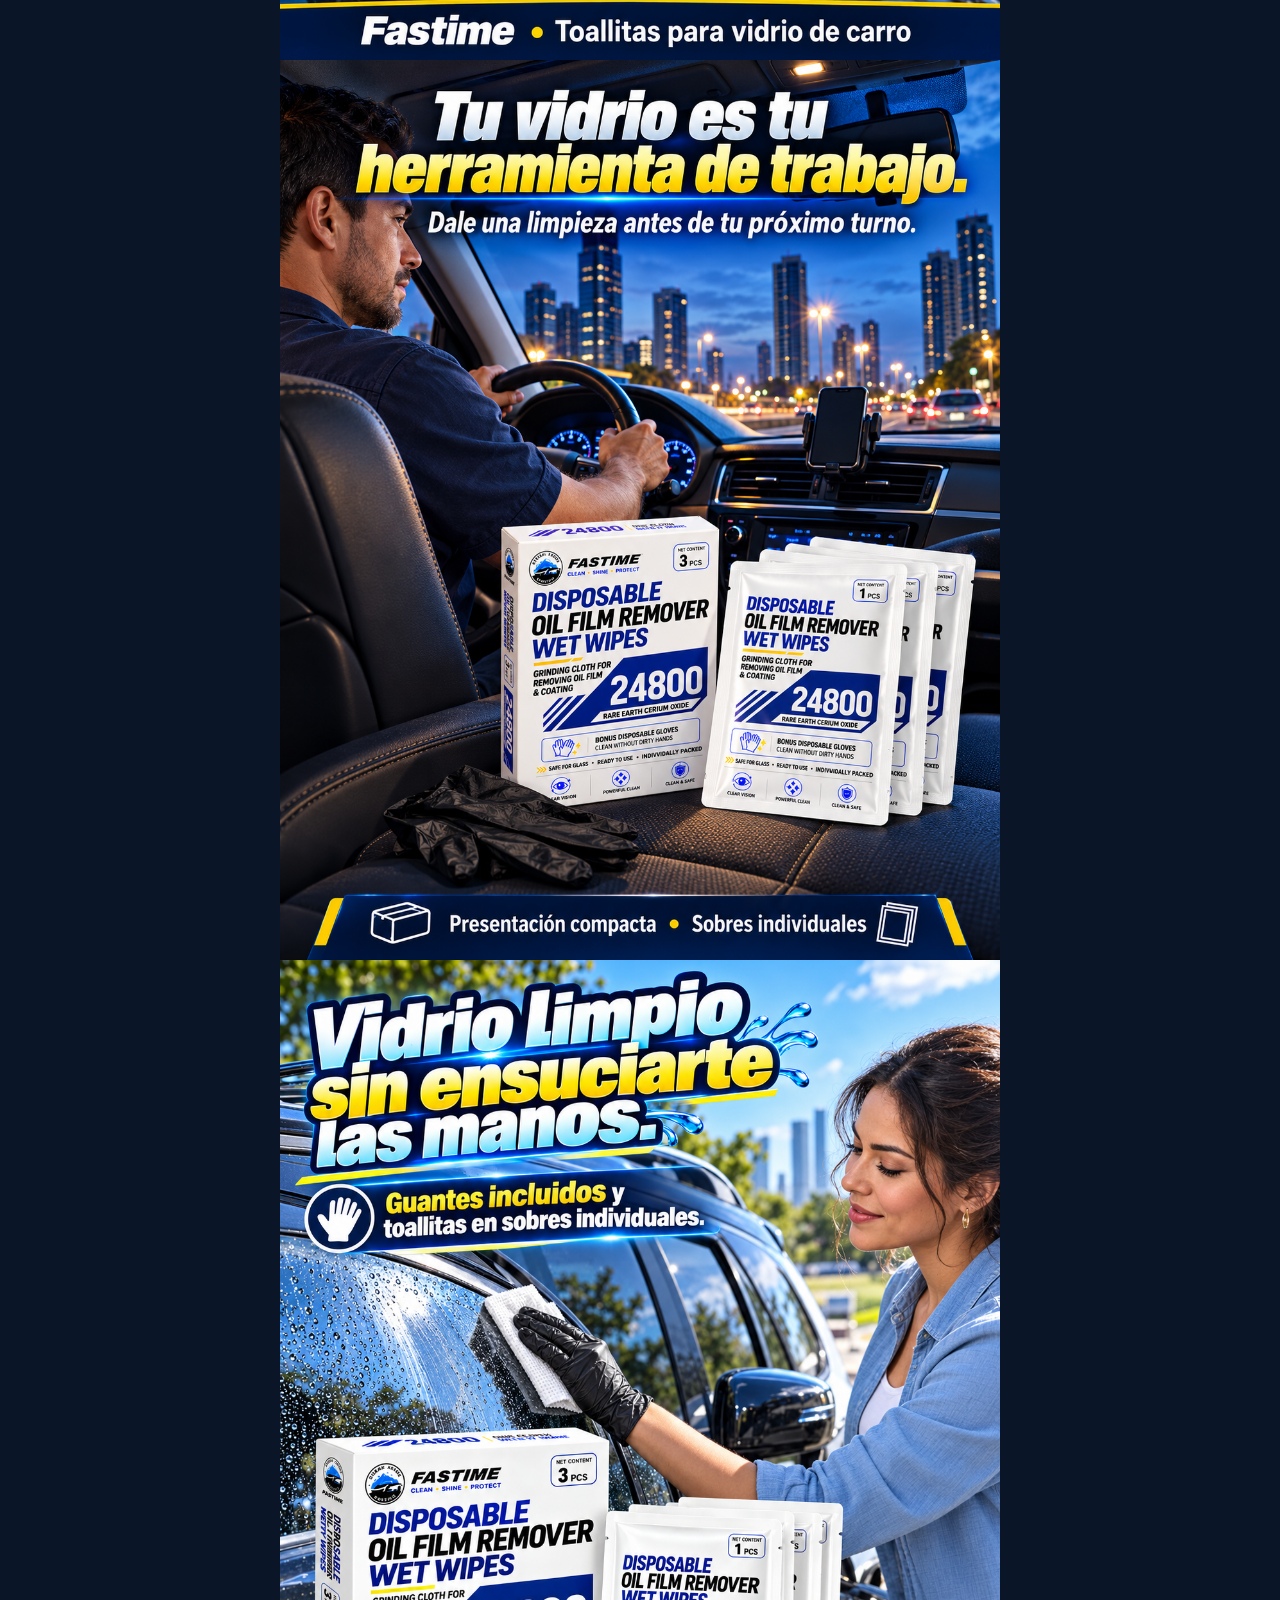
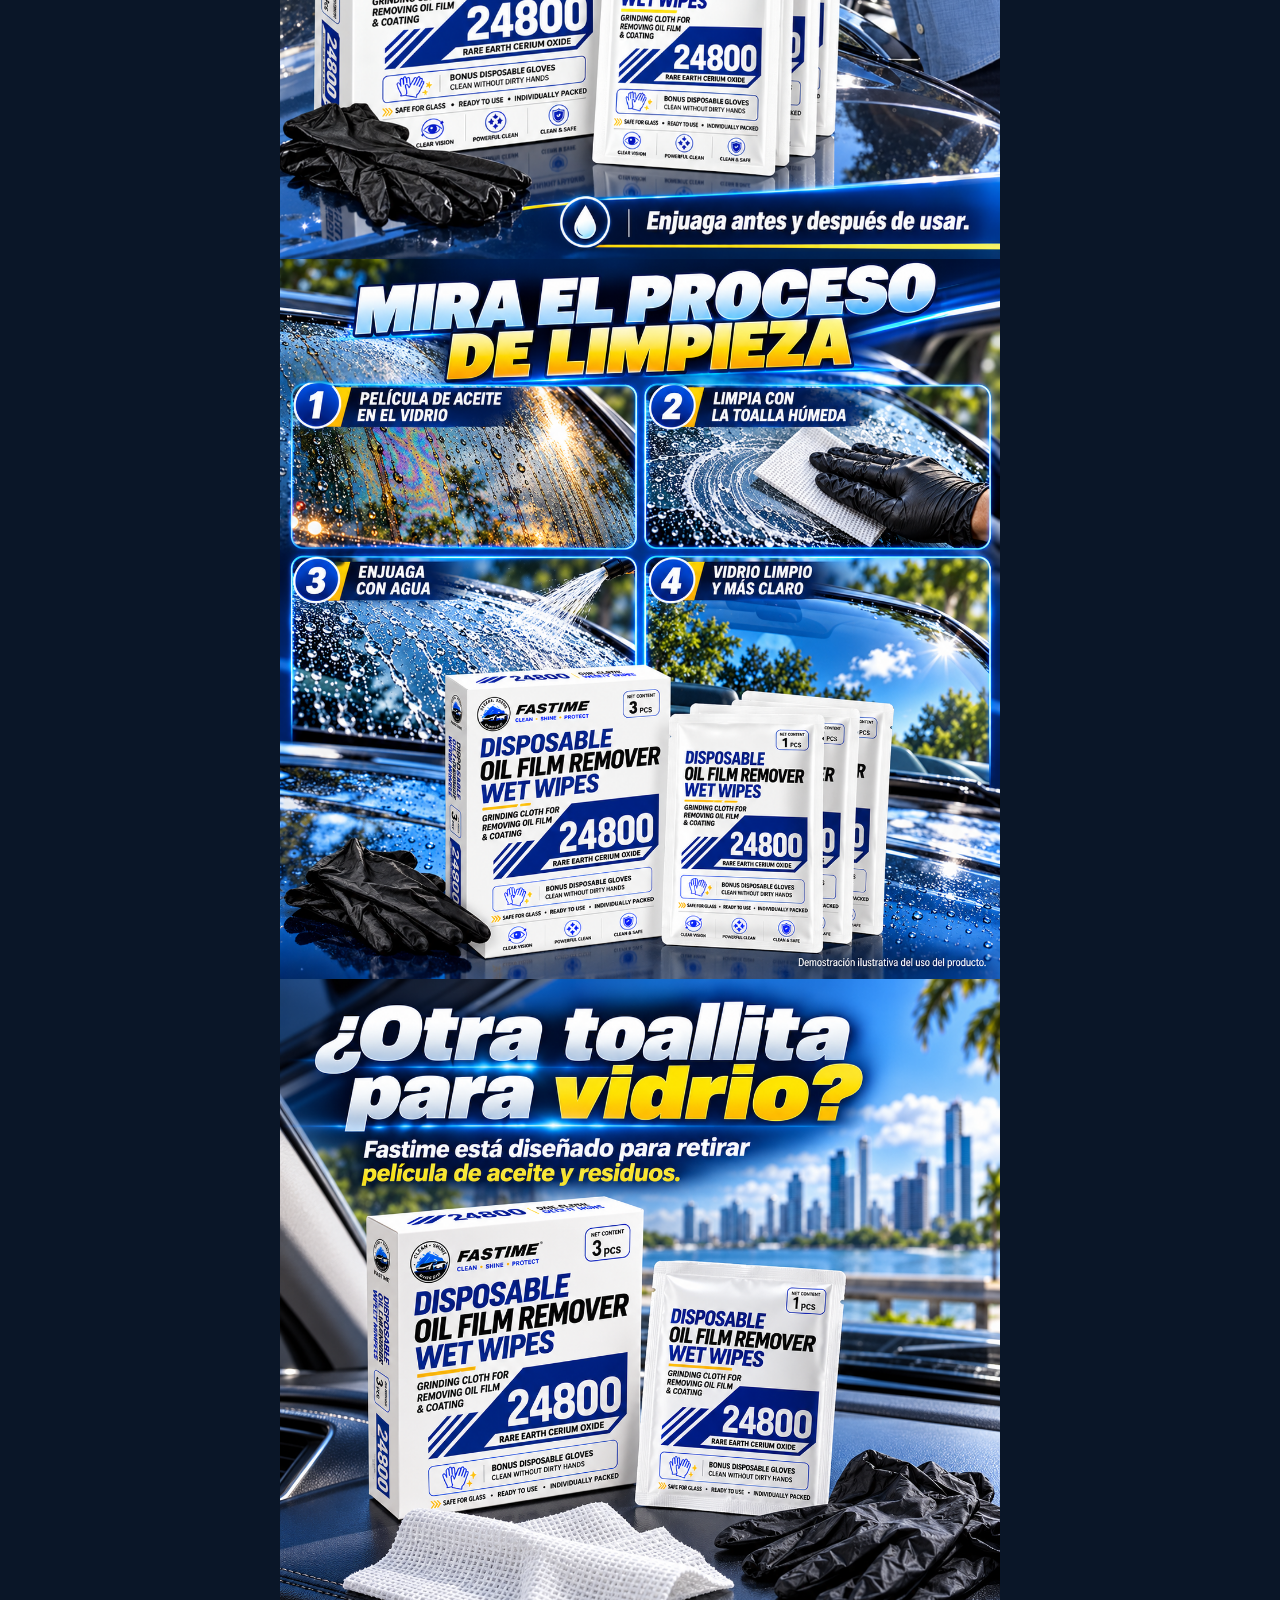
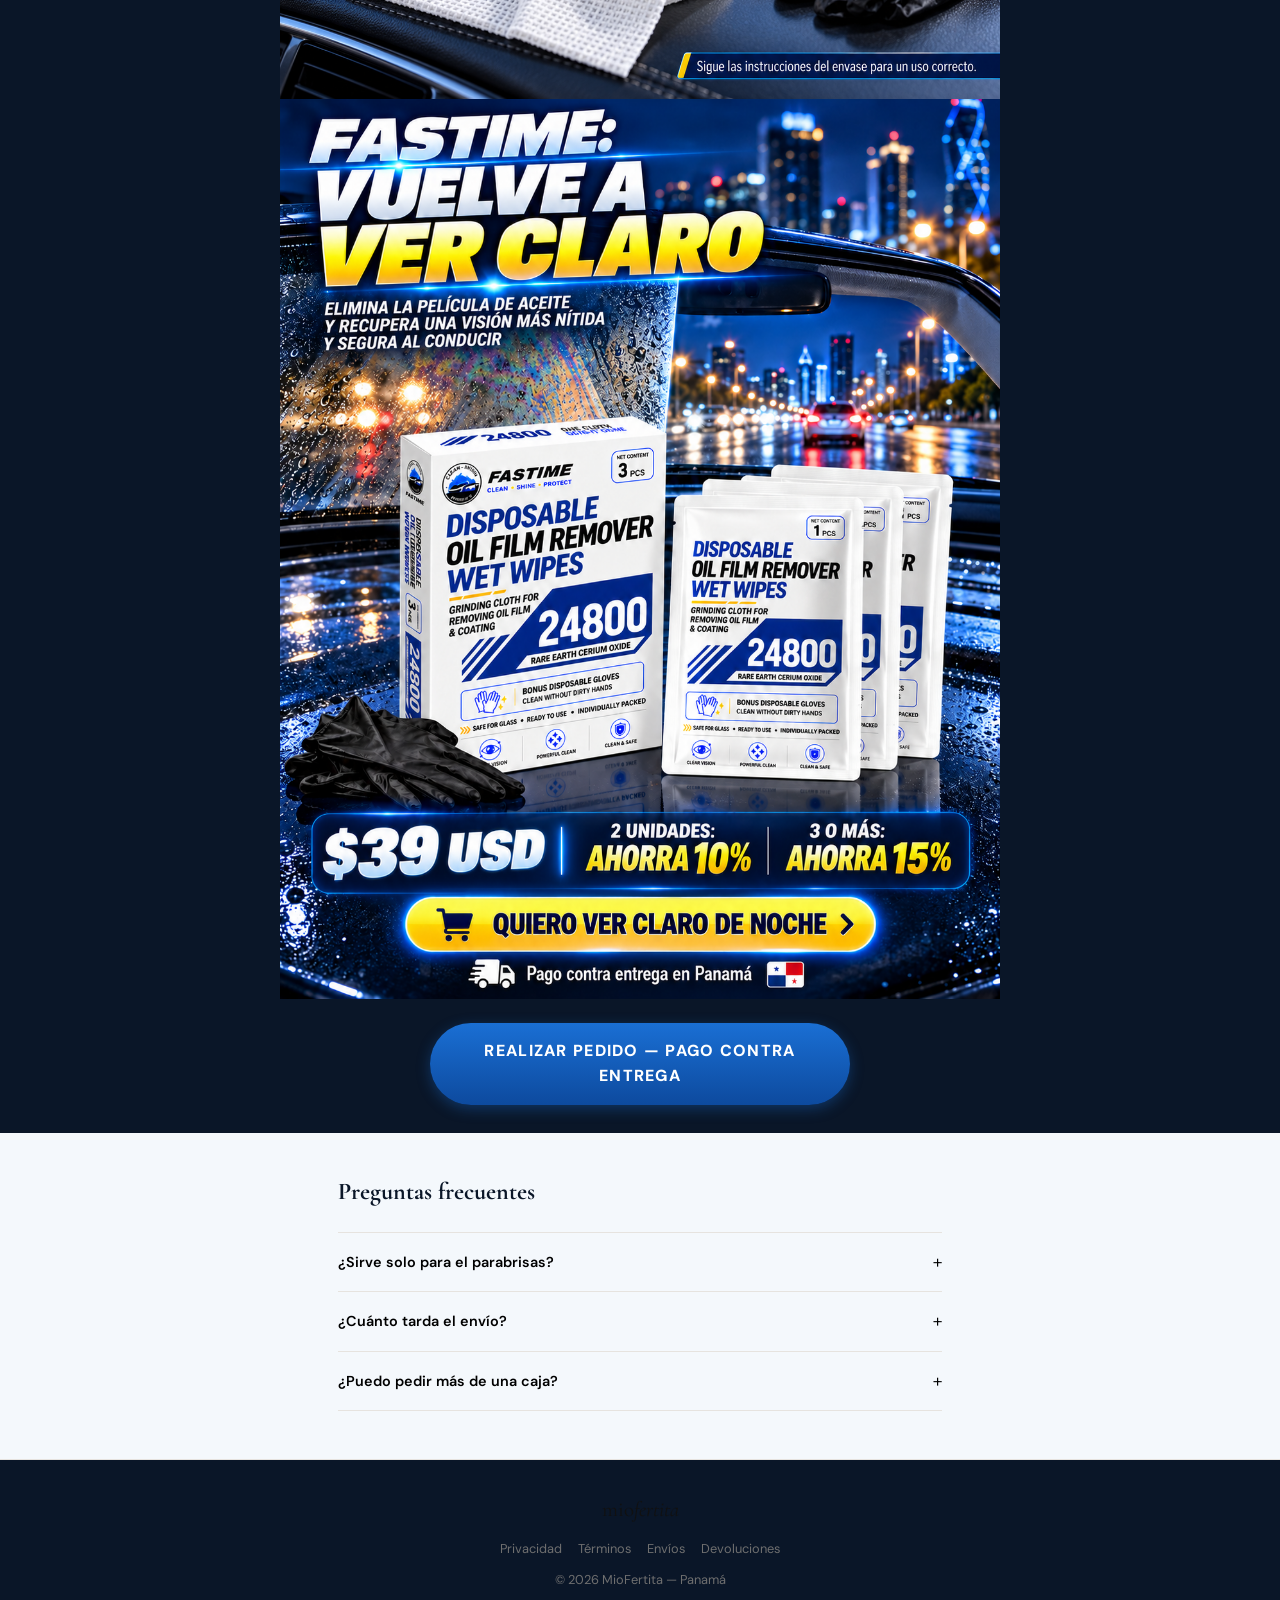
<file: fastime-oil-film-wipes-panama.html>
<!DOCTYPE html>
<html lang="es" dir="ltr">
<head>
  <meta charset="UTF-8">
  <meta name="viewport" content="width=device-width, initial-scale=1.0">
  <meta name="facebook-domain-verification" content="xbcif1s989l5gi1gu3xogwfta9vg58">
  <title>Toallitas para eliminar la película de aceite del vidrio + 3 pares de guantes GRATIS | MioFertita Panamá — Pago Contra Entrega</title>
  <meta name="description" content="Elimina la película de aceite del parabrisas y recupera visión más nítida de día y de noche. Caja con 3 toallitas + guantes. Envío gratis y pago contra entrega en Panamá.">
  <link rel="preload" as="image" href="/images/fastime/lp01-hero.png?v=20261027" fetchpriority="high">
  <link rel="preconnect" href="https://fonts.googleapis.com">
  <link rel="preconnect" href="https://fonts.gstatic.com" crossorigin>
  <link rel="preload" as="style" href="https://fonts.googleapis.com/css2?family=Cormorant+Garamond:wght@400;500;600&family=DM+Sans:wght@400;500;600;700&display=swap" onload="this.onload=null;this.rel='stylesheet'">
  <noscript><link rel="stylesheet" href="https://fonts.googleapis.com/css2?family=Cormorant+Garamond:wght@400;500;600&family=DM+Sans:wght@400;500;600;700&display=swap"></noscript>
  <link rel="stylesheet" href="/css/product.css?v=20260811a">
  <link rel="stylesheet" href="/css/fastime-oil-film-wipes.css?v=20261027g">
  <script src="/js/clarity.js?v=20260928" defer></script>
</head>
<body data-country="PA" data-lang="es" data-brand="miofertita" data-product="fastime-wipes" data-snap-pixel="off" data-abandon-checkout="on" data-abandon-idle-minutes="5" data-thankyou="/thank-you-miofertita-panama.html">

<div class="announce" aria-hidden="true">
  <div class="announce-track">
    <span>Envío gratis a toda Panamá 🇵🇦</span>
    <span>Pago contra entrega</span>
    <span>3 toallitas + guantes incluidos</span>
    <span>Visión más clara de noche</span>
    <span>Envío gratis a toda Panamá 🇵🇦</span>
    <span>Pago contra entrega</span>
    <span>3 toallitas + guantes incluidos</span>
    <span>Visión más clara de noche</span>
  </div>
</div>

<header class="site-header">
  <div class="header-inner">
    <a class="header-link" href="/index.html">← Inicio</a>
    <a class="brand" href="/index.html">mio<em>fertita</em></a>
    <span class="header-contact">contacto@miofertita.shop</span>
  </div>
</header>

<div class="deal-strip">FASTIME · Elimina película de aceite · Envío gratis · Pago al recibir · Garantía 30 días</div>

<main class="product-main">
  <div class="product-layout">

    <section class="gallery" id="heroSection">
      <div class="gallery-stage" id="galleryTrack">
        <div class="slide">
          <img src="/images/fastime/lp01-hero.png?v=20261027" alt="FASTIME — toallitas para eliminar película de aceite del vidrio del carro" width="1080" height="1920" fetchpriority="high" decoding="async">
        </div>
        <div class="slide">
          <img src="/images/fastime/lp08-guantes.png?v=20261027" alt="Guantes desechables incluidos — limpia sin ensuciarte las manos" width="1080" height="1920" loading="lazy" decoding="async">
        </div>
      </div>
      <div class="gallery-dots" id="galleryDots" aria-hidden="true"></div>
      <div class="gallery-thumbs">
        <button type="button" class="thumb is-active" aria-label="Hero"><img src="/images/fastime/lp01-hero.png?v=20261027" alt="" width="160" height="160" decoding="async"></button>
        <button type="button" class="thumb" aria-label="Guantes"><img src="/images/fastime/lp08-guantes.png?v=20261027" alt="" width="160" height="160" loading="lazy" decoding="async"></button>
      </div>
    </section>

    <section class="product-info">
      <p class="product-subtitle">🚗 Visión clara al conducir</p>
      <h1 class="product-title">Toallitas para eliminar la película de aceite del vidrio + 3 pares de guantes GRATIS</h1>

      <div class="price-row">
        <span class="price-now" id="priceNow">$39</span>
        <span class="price-was" id="priceWas">$49</span>
        <span class="price-save" id="priceSave">Oferta</span>
      </div>

      <ul class="perks">
        <li>✨ Más claridad de día y de noche</li>
        <li>🧤 Guantes desechables incluidos</li>
        <li>📦 3 toallitas por caja · listas para usar</li>
        <li>🇵🇦 Pago contra entrega en Panamá</li>
      </ul>

      <p class="notice"><strong>🚚 Envío GRATIS · 💵 Pagas al recibir</strong></p>

      <div class="buy-actions">
        <button type="button" class="btn-order js-open-order">Quiero ver claro de noche</button>
        <p class="pay-note">Paga en efectivo cuando recibas tu pedido · Sin pagos por adelantado</p>

        <div class="guarantee-row">
          <div class="guarantee-item">
            <strong>30 días</strong>
            <span>Garantía</span>
          </div>
          <div class="guarantee-item">
            <strong>Envío</strong>
            <span>Gratis</span>
          </div>
          <div class="guarantee-item">
            <strong>COD</strong>
            <span>Panamá</span>
          </div>
        </div>
      </div>

      <div class="collapse-group">
        <div class="collapse">
          <button type="button" class="collapse-btn">¿Qué incluye la caja? <i>+</i></button>
          <div class="collapse-body">3 toallitas desechables FASTIME (1 por sobre) y guantes desechables para limpiar sin ensuciarte las manos.</div>
        </div>
        <div class="collapse">
          <button type="button" class="collapse-btn">¿Cómo funciona el pago contra entrega? <i>+</i></button>
          <div class="collapse-body">Confirmas tu pedido aquí, te contactamos por WhatsApp y pagas en efectivo al mensajero cuando recibas el producto.</div>
        </div>
      </div>
    </section>

  </div>
</main>

<section class="lp-stack" aria-label="Detalles del producto FASTIME">
  <img src="/images/fastime/lp02-problema.png?v=20261027" alt="La película de aceite puede dejar un velo que dispersa la luz" width="1080" height="1920" loading="lazy" decoding="async">
  <img src="/images/fastime/lp03-solucion.png?v=20261027" alt="FASTIME elimina la película de aceite del vidrio" width="1080" height="1920" loading="lazy" decoding="async">
  <img src="/images/fastime/lp04-como-usar.png?v=20261027" alt="Cómo usar las toallitas FASTIME" width="1080" height="1920" loading="lazy" decoding="async">
  <img src="/images/fastime/lp05-lluvia.png?v=20261027" alt="Conduce con lluvia con mejor visibilidad" width="1080" height="1920" loading="lazy" decoding="async">
  <img src="/images/fastime/lp06-limpiavidrios.png?v=20261027" alt="Limpieza del parabrisas" width="1080" height="1920" loading="lazy" decoding="async">
  <img src="/images/fastime/lp07-conductor.png?v=20261027" alt="Conductor con visión más segura" width="1080" height="1920" loading="lazy" decoding="async">
  <img src="/images/fastime/lp08-guantes.png?v=20261027" alt="Guantes incluidos" width="1080" height="1920" loading="lazy" decoding="async">
  <img src="/images/fastime/lp09-prueba-visual.png?v=20261027" alt="Prueba visual antes y después" width="1080" height="1920" loading="lazy" decoding="async">
  <img src="/images/fastime/lp10-objecion.png?v=20261027" alt="Respuestas a dudas frecuentes" width="1080" height="1920" loading="lazy" decoding="async">
  <img src="/images/fastime/lp11-oferta.png?v=20261027f" alt="FASTIME — $39 USD · pago contra entrega en Panamá" width="1080" height="1920" loading="lazy" decoding="async">
</section>

<div class="lp-cta-wrap">
  <button type="button" class="btn-order js-open-order">Realizar pedido — Pago contra entrega</button>
</div>

<section class="faq-fastime" id="faq">
  <div class="shell">
    <h2>Preguntas frecuentes</h2>
    <div class="collapse-group">
      <div class="collapse">
        <button type="button" class="collapse-btn">¿Sirve solo para el parabrisas? <i>+</i></button>
        <div class="collapse-body">Está pensado para vidrios del vehículo (parabrisas y ventanas). Sigue las instrucciones del empaque y prueba primero en una zona pequeña si tienes dudas.</div>
      </div>
      <div class="collapse">
        <button type="button" class="collapse-btn">¿Cuánto tarda el envío? <i>+</i></button>
        <div class="collapse-body">Enviamos a todo Panamá. Te confirmamos por WhatsApp el tiempo estimado según tu provincia y distrito.</div>
      </div>
      <div class="collapse">
        <button type="button" class="collapse-btn">¿Puedo pedir más de una caja? <i>+</i></button>
        <div class="collapse-body">Sí. En el checkout puedes elegir 1, 2 o 3 cajas con descuento por cantidad.</div>
      </div>
    </div>
  </div>
</section>

<footer class="site-footer">
  <div class="footer-brand">mio<em>fertita</em></div>
  <ul class="footer-links">
    <li><a href="/privacidad.html">Privacidad</a></li>
    <li><a href="/terminos.html">Términos</a></li>
    <li><a href="/envios.html">Envíos</a></li>
    <li><a href="/devoluciones.html">Devoluciones</a></li>
  </ul>
  <p>© 2026 MioFertita — Panamá</p>
</footer>

<div class="sticky-bar" id="bottomSticky" aria-hidden="true">
  <div>
    <strong id="stickyPrice">$39</strong>
    <span id="stickyLabel">1 caja de toallitas + 3 pares de guantes GRATIS</span>
  </div>
  <button type="button" class="js-open-order">Comprar</button>
</div>

<div class="order-modal" id="orderModal" role="dialog" aria-modal="true" aria-labelledby="orderModalTitle">
  <div class="order-backdrop" data-close-order></div>
  <div class="order-panel">
    <div class="order-head">
      <h2 id="orderModalTitle">Completa tu pedido</h2>
      <button type="button" class="order-close" data-close-order aria-label="Cerrar">&times;</button>
    </div>
    <div class="order-body">
      <div class="order-product">
        <img src="/images/fastime/lp01-hero.png?v=20261027" alt="" width="72" height="72" style="width:72px;height:72px;object-fit:cover;border-radius:8px;background:#fff" loading="lazy" decoding="async">
        <div>
          <strong>Toallitas película de aceite del vidrio + 3 pares de guantes GRATIS</strong>
          <span>3 toallitas + guantes · Envío gratis · Pago al recibir</span>
        </div>
      </div>
      <form id="orderForm" action="/thank-you-miofertita-panama.html" method="GET">
        <input type="hidden" name="currency" value="USD">
        <input type="hidden" name="source" value="fastime-oil-film-wipes-panama">
        <input type="hidden" name="country" id="country" value="Panamá">
        <input type="hidden" name="name" id="name">
        <span class="block-label">1. Elige tu oferta</span>
        <div class="bundles">
          <label class="bundle bundle-option is-selected">
            <input type="radio" name="bundleOption" value="mf-fastime-pa-1" data-product-id="mf-fastime-pa-1" data-product-name="1 caja de toallitas + 3 pares de guantes GRATIS" data-price="39" data-old-price="49" data-save="20" data-label="1 caja de toallitas + 3 pares de guantes GRATIS" checked>
            <div class="bundle-card">
              <span class="bundle-flag">Más pedido</span>
              <div class="bundle-head">
                <span class="bundle-pick"><span class="radio"></span>1 caja de toallitas + 3 pares de guantes GRATIS</span>
                <span class="bundle-cost"><strong>$39</strong><del>$49</del></span>
              </div>
            </div>
          </label>
          <label class="bundle bundle-option">
            <input type="radio" name="bundleOption" value="mf-fastime-pa-2" data-product-id="mf-fastime-pa-2" data-product-name="2 cajas de toallitas + 6 pares de guantes GRATIS" data-price="49" data-old-price="78" data-save="37" data-label="2 cajas de toallitas + 6 pares de guantes GRATIS">
            <div class="bundle-card">
              <span class="bundle-flag">Súper oferta</span>
              <div class="bundle-head">
                <span class="bundle-pick"><span class="radio"></span>2 cajas de toallitas + 6 pares de guantes GRATIS</span>
                <span class="bundle-cost"><strong>$49</strong><del>$78</del></span>
              </div>
            </div>
          </label>
          <label class="bundle bundle-option">
            <input type="radio" name="bundleOption" value="mf-fastime-pa-3" data-product-id="mf-fastime-pa-3" data-product-name="3 cajas de toallitas + 9 pares de guantes GRATIS" data-price="59" data-old-price="117" data-save="50" data-label="3 cajas de toallitas + 9 pares de guantes GRATIS">
            <div class="bundle-card">
              <span class="bundle-flag">Mejor valor</span>
              <div class="bundle-head">
                <span class="bundle-pick"><span class="radio"></span>3 cajas de toallitas + 9 pares de guantes GRATIS</span>
                <span class="bundle-cost"><strong>$59</strong><del>$117</del></span>
              </div>
            </div>
          </label>
        </div>
        <div class="form-head"><span class="block-label">2. Tus datos de entrega</span></div>
        <div class="fields-2">
          <div class="field"><input type="text" name="firstName" id="firstName" placeholder="Nombre" required autocomplete="given-name"></div>
          <div class="field"><input type="text" name="lastName" id="lastName" placeholder="Apellidos" required autocomplete="family-name"></div>
        </div>
        <div class="field"><input type="tel" name="phone" id="phone" placeholder="WhatsApp (ej. 6123 4567)" required autocomplete="tel"></div>
        <div class="field">
          <select name="department" id="department" required>
            <option value="" disabled selected>Selecciona tu provincia</option>
          </select>
        </div>
        <div class="field">
          <select name="city" id="city" required disabled>
            <option value="" disabled selected>Selecciona tu distrito</option>
          </select>
        </div>
        <input type="hidden" name="address" id="address">
        <div class="field">
          <label class="field-label" for="addressLine">📍 Dirección completa <span class="req">*</span></label>
          <input type="text" name="addressLine" id="addressLine" placeholder="Calle, número de casa, referencia…" required autocomplete="street-address">
        </div>
        <div class="field">
          <label class="field-label" for="zone">Barrio o corregimiento</label>
          <input type="text" name="zone" id="zone" placeholder="Barrio o punto de referencia">
        </div>
        <div class="form-head"><span class="block-label">🚚 3. Método de envío</span></div>
        <input type="hidden" name="shipping" id="shippingCost" value="0">
        <input type="hidden" name="total" id="orderTotal" value="39">
        <div class="ship-options">
          <label class="ship is-selected">
            <input type="radio" name="shippingMethod" value="Envío gratis" data-cost="0" checked>
            <span class="radio"></span>
            <span class="ship-copy"><strong>Envío gratis</strong></span>
            <span class="ship-cost">Gratis</span>
          </label>
          <label class="ship">
            <input type="radio" name="shippingMethod" value="Envío extra rápido" data-cost="2">
            <span class="radio"></span>
            <span class="ship-copy"><strong>⚡ Envío extra rápido</strong><em>Despacho prioritario</em></span>
            <span class="ship-cost">$2</span>
          </label>
        </div>
        <div class="order-summary">
          <div class="sum-row"><span>Subtotal</span><strong id="sumSubtotal">$39</strong></div>
          <div class="sum-row"><span>Envío</span><strong id="sumShipping">Gratis</strong></div>
          <div class="sum-row is-total"><span>Total a pagar al recibir</span><strong id="sumTotal">$39</strong></div>
        </div>
        <p class="cod-note">💵 <span><b>Pago contra entrega.</b> Pagas en efectivo al recibir.</span></p>
        <button type="submit" class="btn-buy">Confirmar pedido — Pago contra entrega</button>
        <p class="pay-note">Envío gratis a toda Panamá · Garantía 30 días</p>
      </form>
    </div>
  </div>
</div>

<script src="/js/config.js?v=20261027" defer></script>
<script src="/js/pa-locations.js?v=1" defer></script>
<script src="/js/main.js?v=20261028" defer></script>
<script src="/js/abandoned-checkout.js?v=20261027" defer></script>
<script>
document.addEventListener('DOMContentLoaded', function () {
  var track = document.getElementById('galleryTrack');
  var dots = document.getElementById('galleryDots');
  var thumbs = Array.prototype.slice.call(document.querySelectorAll('.thumb'));
  if (track && dots) {
    var slides = Array.prototype.slice.call(track.querySelectorAll('.slide'));
    slides.forEach(function () { dots.appendChild(document.createElement('span')); });
    function setActive(index) {
      thumbs.forEach(function (t, i) { t.classList.toggle('is-active', i === index); });
      Array.prototype.forEach.call(dots.children, function (d, i) { d.classList.toggle('is-active', i === index); });
      if (slides[index]) slides[index].scrollIntoView({ behavior: 'smooth', block: 'nearest', inline: 'center' });
    }
    thumbs.forEach(function (thumb, index) {
      thumb.addEventListener('click', function () { setActive(index); });
    });
    setActive(0);
  }

  function formatUsd(n) {
    return '$' + (Number(n) % 1 === 0 ? String(n) : Number(n).toFixed(2));
  }

  function syncOrder() {
    var bundle = document.querySelector('input[name="bundleOption"]:checked');
    var shipping = document.querySelector('input[name="shippingMethod"]:checked');
    if (!bundle || !shipping) return;
    document.querySelectorAll('.bundle').forEach(function (b) { b.classList.remove('is-selected'); });
    bundle.closest('.bundle').classList.add('is-selected');
    document.querySelectorAll('.ship').forEach(function (s) { s.classList.remove('is-selected'); });
    shipping.closest('.ship').classList.add('is-selected');
    var price = Number(bundle.dataset.price);
    var ship = Number(shipping.dataset.cost);
    var total = price + ship;
    document.getElementById('priceNow').textContent = formatUsd(price);
    document.getElementById('priceWas').textContent = formatUsd(bundle.dataset.oldPrice);
    var priceSave = document.getElementById('priceSave');
    if (priceSave) {
      priceSave.textContent = bundle.dataset.save ? 'Ahorra ' + bundle.dataset.save + '%' : 'Oferta';
    }
    document.getElementById('stickyPrice').textContent = formatUsd(total);
    document.getElementById('stickyLabel').textContent = bundle.dataset.label;
    document.getElementById('sumSubtotal').textContent = formatUsd(price);
    document.getElementById('sumShipping').textContent = ship ? formatUsd(ship) : 'Gratis';
    document.getElementById('sumTotal').textContent = formatUsd(total);
    document.getElementById('shippingCost').value = String(ship);
    document.getElementById('orderTotal').value = String(total);
  }

  document.querySelectorAll('input[name="bundleOption"], input[name="shippingMethod"]').forEach(function (el) {
    el.addEventListener('change', syncOrder);
  });
  syncOrder();

  var modal = document.getElementById('orderModal');
  var firstName = document.getElementById('firstName');
  var lastName = document.getElementById('lastName');
  var fullName = document.getElementById('name');
  var addressLine = document.getElementById('addressLine');
  var zone = document.getElementById('zone');
  var address = document.getElementById('address');
  var lastFocused = null;

  function mergeFields() {
    if (fullName) {
      fullName.value = ((firstName && firstName.value.trim()) + ' ' + (lastName && lastName.value.trim())).trim();
    }
    if (address && addressLine) {
      address.value = [addressLine.value.trim(), zone && zone.value.trim()].filter(Boolean).join(', ');
    }
  }

  function openOrder() {
    if (!modal) return;
    lastFocused = document.activeElement;
    modal.classList.add('is-open');
    document.body.classList.add('no-scroll');
    setTimeout(function () {
      if (firstName) firstName.focus({ preventScroll: true });
    }, 260);
  }

  function closeOrder() {
    if (!modal) return;
    modal.classList.remove('is-open');
    document.body.classList.remove('no-scroll');
    if (lastFocused) lastFocused.focus({ preventScroll: true });
  }

  document.querySelectorAll('.js-open-order').forEach(function (btn) {
    btn.addEventListener('click', openOrder);
  });
  if (modal) {
    modal.querySelectorAll('[data-close-order]').forEach(function (btn) {
      btn.addEventListener('click', closeOrder);
    });
  }

  document.addEventListener('keydown', function (e) {
    if (e.key === 'Escape' && modal && modal.classList.contains('is-open')) closeOrder();
  });

  [firstName, lastName, addressLine, zone].forEach(function (input) {
    if (input) input.addEventListener('input', mergeFields);
  });
  var orderForm = document.getElementById('orderForm');
  if (orderForm) orderForm.addEventListener('submit', mergeFields, true);

  var department = document.getElementById('department');
  var city = document.getElementById('city');
  var distritos = window.PA_DISTRITOS || {};
  if (department && city && Object.keys(distritos).length) {
    Object.keys(distritos).sort().forEach(function (prov) {
      var opt = document.createElement('option');
      opt.value = prov;
      opt.textContent = prov;
      department.appendChild(opt);
    });
    department.addEventListener('change', function () {
      city.innerHTML = '<option value="" disabled selected>Selecciona tu distrito</option>';
      city.disabled = !department.value;
      if (!department.value) return;
      (distritos[department.value] || []).forEach(function (dist) {
        var o = document.createElement('option');
        o.value = dist;
        o.textContent = dist;
        city.appendChild(o);
      });
    });
  }

  document.querySelectorAll('.collapse-btn').forEach(function (btn) {
    btn.addEventListener('click', function () {
      var body = btn.nextElementSibling;
      var open = body && body.style.display === 'block';
      document.querySelectorAll('.collapse-body').forEach(function (b) { b.style.display = 'none'; });
      document.querySelectorAll('.collapse-btn i').forEach(function (i) { i.textContent = '+'; });
      if (body && !open) {
        body.style.display = 'block';
        var icon = btn.querySelector('i');
        if (icon) icon.textContent = '−';
      }
    });
  });
});
</script>
</body>
</html>
</file>
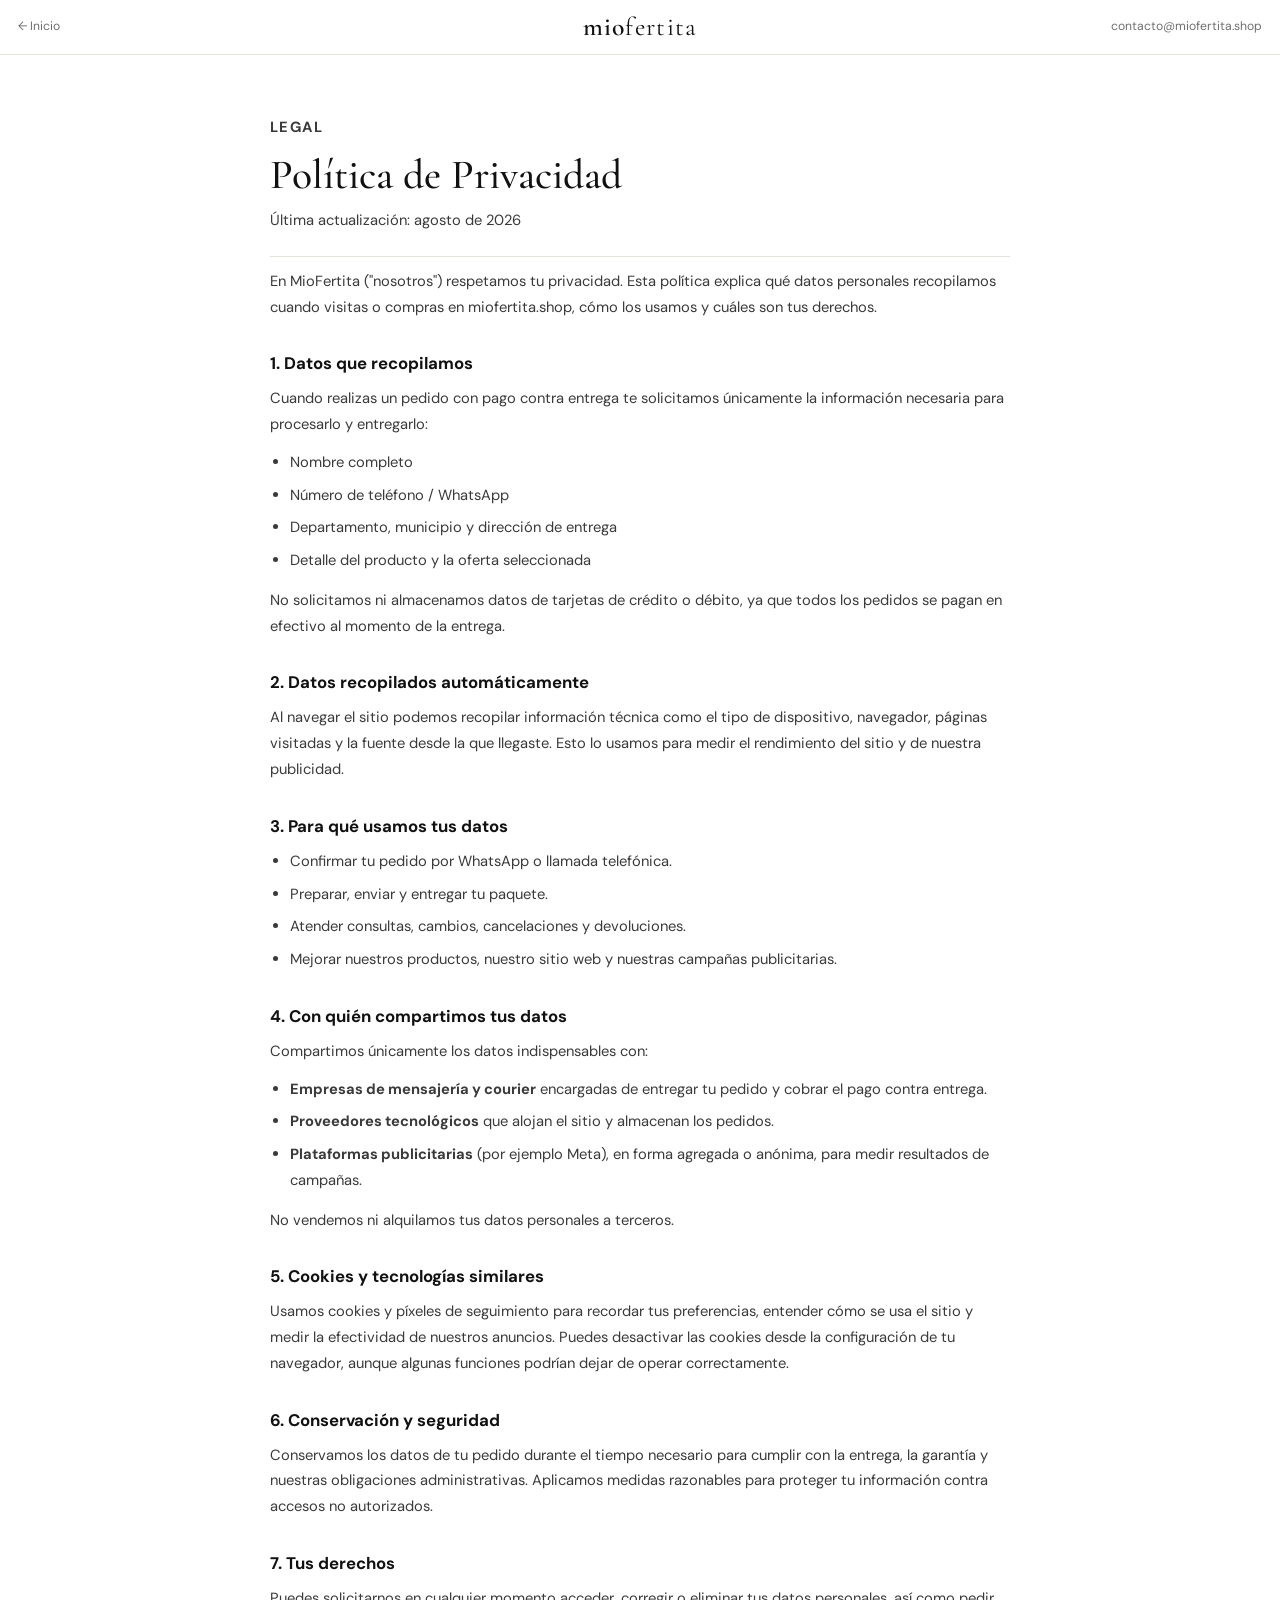
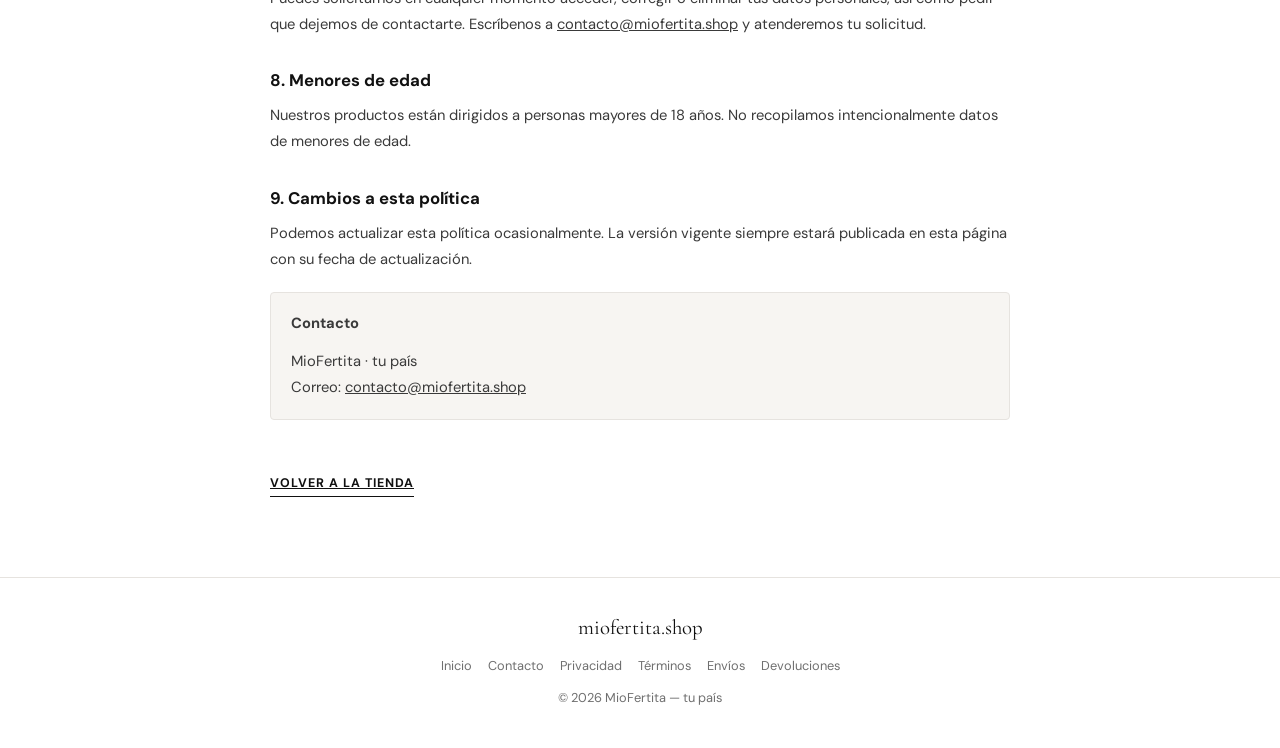
<file: privacidad.html>
﻿<!DOCTYPE html>
<html lang="es" dir="ltr">
<head>
  <meta charset="UTF-8">
  <meta name="viewport" content="width=device-width, initial-scale=1.0">
    <meta name="facebook-domain-verification" content="xbcif1s989l5gi1gu3xogwfta9vg58">
  <title>Política de Privacidad | MioFertita tu país</title>
  <meta name="description" content="Cómo MioFertita recopila, usa y protege tus datos personales en tu país.">
  <link rel="preconnect" href="https://fonts.googleapis.com">
  <link rel="preconnect" href="https://fonts.gstatic.com" crossorigin>
  <link href="https://fonts.googleapis.com/css2?family=Cormorant+Garamond:wght@400;500;600&family=DM+Sans:wght@400;500;600;700&display=swap" rel="stylesheet">
  <link rel="stylesheet" href="/css/product.css?v=20260803h">
  <link rel="stylesheet" href="/css/legal.css?v=20260803h">
</head>
<body>

<header class="site-header">
  <div class="header-inner">
    <a class="header-link" href="/index.html">← Inicio</a>
    <a class="brand" href="/index.html">mio<em>fertita</em></a>
    <span class="header-contact">contacto@miofertita.shop</span>
  </div>
</header>

<main class="legal-wrap">
  <p class="legal-kicker">Legal</p>
  <h1>Política de Privacidad</h1>
  <p class="legal-updated">Última actualización: agosto de 2026</p>

  <p>En MioFertita ("nosotros") respetamos tu privacidad. Esta política explica qué datos personales recopilamos cuando visitas o compras en miofertita.shop, cómo los usamos y cuáles son tus derechos.</p>

  <h2>1. Datos que recopilamos</h2>
  <p>Cuando realizas un pedido con pago contra entrega te solicitamos únicamente la información necesaria para procesarlo y entregarlo:</p>
  <ul>
    <li>Nombre completo</li>
    <li>Número de teléfono / WhatsApp</li>
    <li>Departamento, municipio y dirección de entrega</li>
    <li>Detalle del producto y la oferta seleccionada</li>
  </ul>
  <p>No solicitamos ni almacenamos datos de tarjetas de crédito o débito, ya que todos los pedidos se pagan en efectivo al momento de la entrega.</p>

  <h2>2. Datos recopilados automáticamente</h2>
  <p>Al navegar el sitio podemos recopilar información técnica como el tipo de dispositivo, navegador, páginas visitadas y la fuente desde la que llegaste. Esto lo usamos para medir el rendimiento del sitio y de nuestra publicidad.</p>

  <h2>3. Para qué usamos tus datos</h2>
  <ul>
    <li>Confirmar tu pedido por WhatsApp o llamada telefónica.</li>
    <li>Preparar, enviar y entregar tu paquete.</li>
    <li>Atender consultas, cambios, cancelaciones y devoluciones.</li>
    <li>Mejorar nuestros productos, nuestro sitio web y nuestras campañas publicitarias.</li>
  </ul>

  <h2>4. Con quién compartimos tus datos</h2>
  <p>Compartimos únicamente los datos indispensables con:</p>
  <ul>
    <li><strong>Empresas de mensajería y courier</strong> encargadas de entregar tu pedido y cobrar el pago contra entrega.</li>
    <li><strong>Proveedores tecnológicos</strong> que alojan el sitio y almacenan los pedidos.</li>
    <li><strong>Plataformas publicitarias</strong> (por ejemplo Meta), en forma agregada o anónima, para medir resultados de campañas.</li>
  </ul>
  <p>No vendemos ni alquilamos tus datos personales a terceros.</p>

  <h2>5. Cookies y tecnologías similares</h2>
  <p>Usamos cookies y píxeles de seguimiento para recordar tus preferencias, entender cómo se usa el sitio y medir la efectividad de nuestros anuncios. Puedes desactivar las cookies desde la configuración de tu navegador, aunque algunas funciones podrían dejar de operar correctamente.</p>

  <h2>6. Conservación y seguridad</h2>
  <p>Conservamos los datos de tu pedido durante el tiempo necesario para cumplir con la entrega, la garantía y nuestras obligaciones administrativas. Aplicamos medidas razonables para proteger tu información contra accesos no autorizados.</p>

  <h2>7. Tus derechos</h2>
  <p>Puedes solicitarnos en cualquier momento acceder, corregir o eliminar tus datos personales, así como pedir que dejemos de contactarte. Escríbenos a <a href="mailto:contacto@miofertita.shop">contacto@miofertita.shop</a> y atenderemos tu solicitud.</p>

  <h2>8. Menores de edad</h2>
  <p>Nuestros productos están dirigidos a personas mayores de 18 años. No recopilamos intencionalmente datos de menores de edad.</p>

  <h2>9. Cambios a esta política</h2>
  <p>Podemos actualizar esta política ocasionalmente. La versión vigente siempre estará publicada en esta página con su fecha de actualización.</p>

  <div class="legal-box">
    <p><strong>Contacto</strong></p>
    <p>MioFertita · tu país<br>
    Correo: <a href="mailto:contacto@miofertita.shop">contacto@miofertita.shop</a></p>
  </div>

  <a class="legal-back" href="/">Volver a la tienda</a>
</main>

<footer class="site-footer">
  <p class="footer-brand">miofertita.shop</p>
  <ul class="footer-links">
    <li><a href="/index.html">Inicio</a></li>
    <li><a href="/contacto.html">Contacto</a></li>
    <li><a href="/privacidad.html">Privacidad</a></li>
    <li><a href="/terminos.html">Términos</a></li>
    <li><a href="/envios.html">Envíos</a></li>
    <li><a href="/devoluciones.html">Devoluciones</a></li>
  </ul>
  <p>© 2026 MioFertita — tu país</p>
</footer>

</body>
</html>
</file>
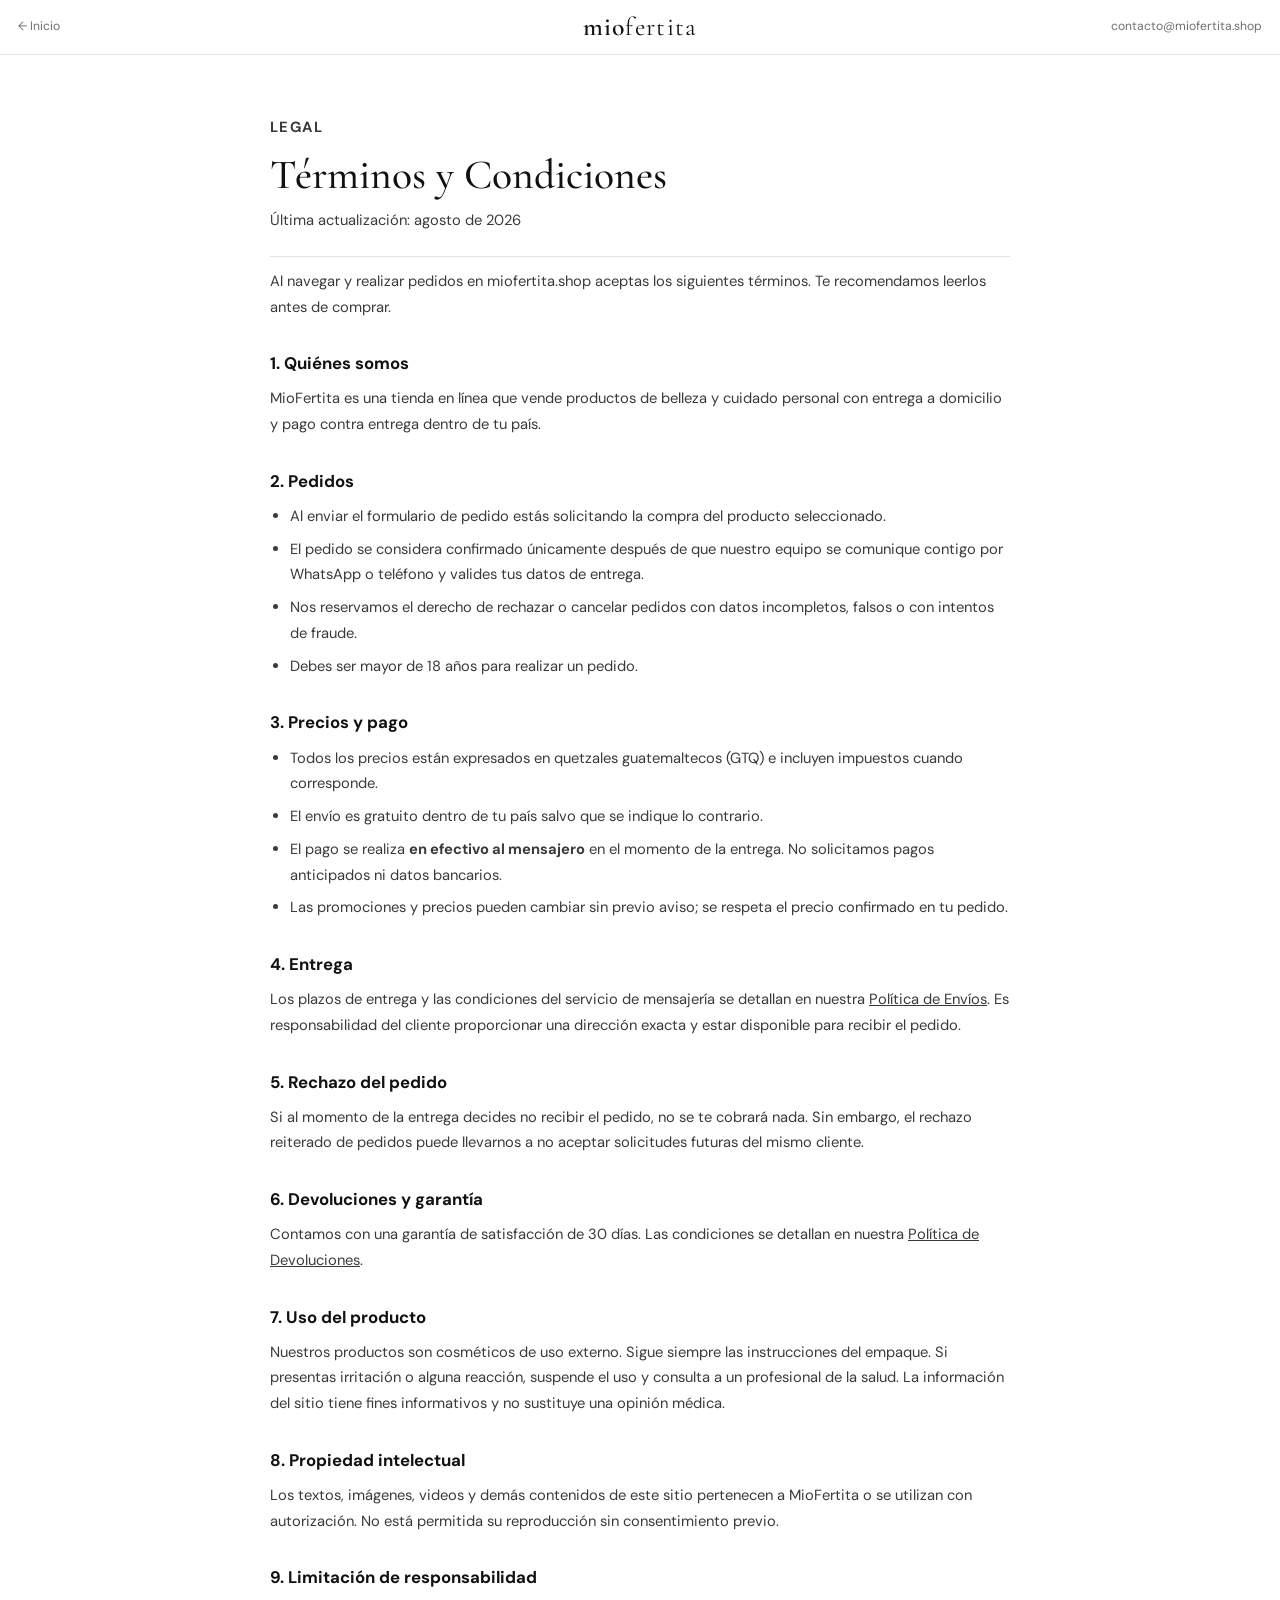
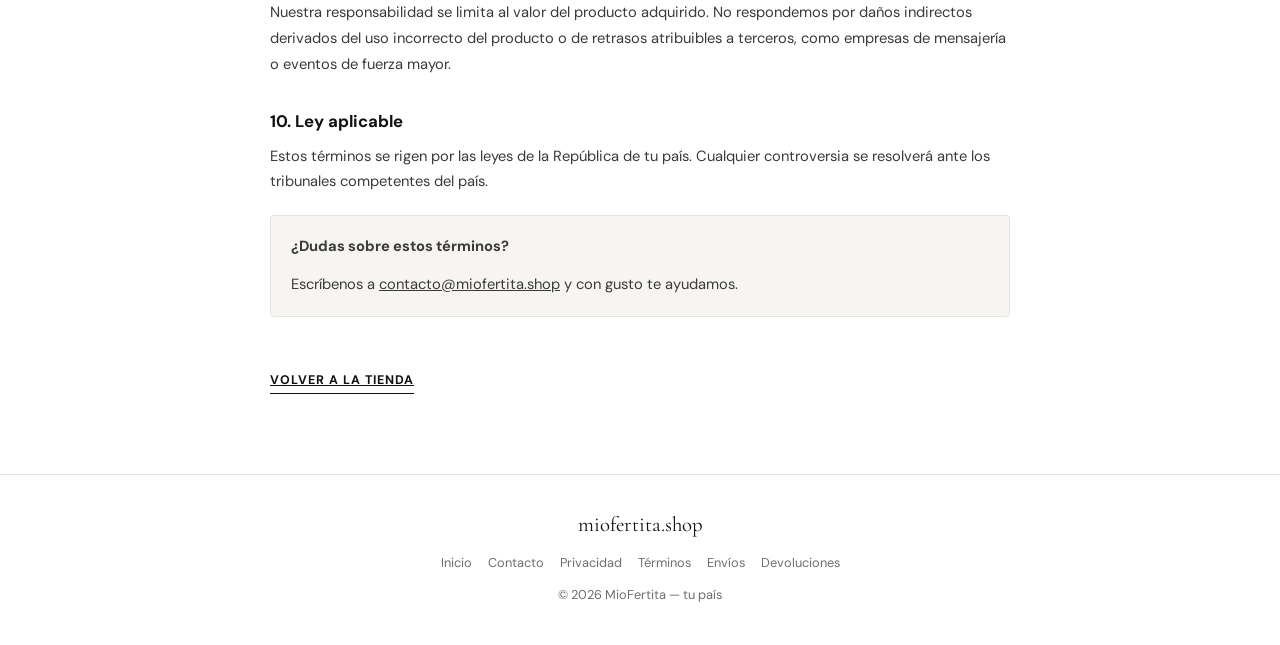
<file: terminos.html>
﻿<!DOCTYPE html>
<html lang="es" dir="ltr">
<head>
  <meta charset="UTF-8">
  <meta name="viewport" content="width=device-width, initial-scale=1.0">
    <meta name="facebook-domain-verification" content="xbcif1s989l5gi1gu3xogwfta9vg58">
  <title>Términos y Condiciones | MioFertita tu país</title>
  <meta name="description" content="Términos y condiciones de uso y de compra en MioFertita tu país.">
  <link rel="preconnect" href="https://fonts.googleapis.com">
  <link rel="preconnect" href="https://fonts.gstatic.com" crossorigin>
  <link href="https://fonts.googleapis.com/css2?family=Cormorant+Garamond:wght@400;500;600&family=DM+Sans:wght@400;500;600;700&display=swap" rel="stylesheet">
  <link rel="stylesheet" href="/css/product.css?v=20260803h">
  <link rel="stylesheet" href="/css/legal.css?v=20260803h">
</head>
<body>

<header class="site-header">
  <div class="header-inner">
    <a class="header-link" href="/index.html">← Inicio</a>
    <a class="brand" href="/index.html">mio<em>fertita</em></a>
    <span class="header-contact">contacto@miofertita.shop</span>
  </div>
</header>

<main class="legal-wrap">
  <p class="legal-kicker">Legal</p>
  <h1>Términos y Condiciones</h1>
  <p class="legal-updated">Última actualización: agosto de 2026</p>

  <p>Al navegar y realizar pedidos en miofertita.shop aceptas los siguientes términos. Te recomendamos leerlos antes de comprar.</p>

  <h2>1. Quiénes somos</h2>
  <p>MioFertita es una tienda en línea que vende productos de belleza y cuidado personal con entrega a domicilio y pago contra entrega dentro de tu país.</p>

  <h2>2. Pedidos</h2>
  <ul>
    <li>Al enviar el formulario de pedido estás solicitando la compra del producto seleccionado.</li>
    <li>El pedido se considera confirmado únicamente después de que nuestro equipo se comunique contigo por WhatsApp o teléfono y valides tus datos de entrega.</li>
    <li>Nos reservamos el derecho de rechazar o cancelar pedidos con datos incompletos, falsos o con intentos de fraude.</li>
    <li>Debes ser mayor de 18 años para realizar un pedido.</li>
  </ul>

  <h2>3. Precios y pago</h2>
  <ul>
    <li>Todos los precios están expresados en quetzales guatemaltecos (GTQ) e incluyen impuestos cuando corresponde.</li>
    <li>El envío es gratuito dentro de tu país salvo que se indique lo contrario.</li>
    <li>El pago se realiza <strong>en efectivo al mensajero</strong> en el momento de la entrega. No solicitamos pagos anticipados ni datos bancarios.</li>
    <li>Las promociones y precios pueden cambiar sin previo aviso; se respeta el precio confirmado en tu pedido.</li>
  </ul>

  <h2>4. Entrega</h2>
  <p>Los plazos de entrega y las condiciones del servicio de mensajería se detallan en nuestra <a href="/envios.html">Política de Envíos</a>. Es responsabilidad del cliente proporcionar una dirección exacta y estar disponible para recibir el pedido.</p>

  <h2>5. Rechazo del pedido</h2>
  <p>Si al momento de la entrega decides no recibir el pedido, no se te cobrará nada. Sin embargo, el rechazo reiterado de pedidos puede llevarnos a no aceptar solicitudes futuras del mismo cliente.</p>

  <h2>6. Devoluciones y garantía</h2>
  <p>Contamos con una garantía de satisfacción de 30 días. Las condiciones se detallan en nuestra <a href="/devoluciones.html">Política de Devoluciones</a>.</p>

  <h2>7. Uso del producto</h2>
  <p>Nuestros productos son cosméticos de uso externo. Sigue siempre las instrucciones del empaque. Si presentas irritación o alguna reacción, suspende el uso y consulta a un profesional de la salud. La información del sitio tiene fines informativos y no sustituye una opinión médica.</p>

  <h2>8. Propiedad intelectual</h2>
  <p>Los textos, imágenes, videos y demás contenidos de este sitio pertenecen a MioFertita o se utilizan con autorización. No está permitida su reproducción sin consentimiento previo.</p>

  <h2>9. Limitación de responsabilidad</h2>
  <p>Nuestra responsabilidad se limita al valor del producto adquirido. No respondemos por daños indirectos derivados del uso incorrecto del producto o de retrasos atribuibles a terceros, como empresas de mensajería o eventos de fuerza mayor.</p>

  <h2>10. Ley aplicable</h2>
  <p>Estos términos se rigen por las leyes de la República de tu país. Cualquier controversia se resolverá ante los tribunales competentes del país.</p>

  <div class="legal-box">
    <p><strong>¿Dudas sobre estos términos?</strong></p>
    <p>Escríbenos a <a href="mailto:contacto@miofertita.shop">contacto@miofertita.shop</a> y con gusto te ayudamos.</p>
  </div>

  <a class="legal-back" href="/">Volver a la tienda</a>
</main>

<footer class="site-footer">
  <p class="footer-brand">miofertita.shop</p>
  <ul class="footer-links">
    <li><a href="/index.html">Inicio</a></li>
    <li><a href="/contacto.html">Contacto</a></li>
    <li><a href="/privacidad.html">Privacidad</a></li>
    <li><a href="/terminos.html">Términos</a></li>
    <li><a href="/envios.html">Envíos</a></li>
    <li><a href="/devoluciones.html">Devoluciones</a></li>
  </ul>
  <p>© 2026 MioFertita — tu país</p>
</footer>

</body>
</html>
</file>
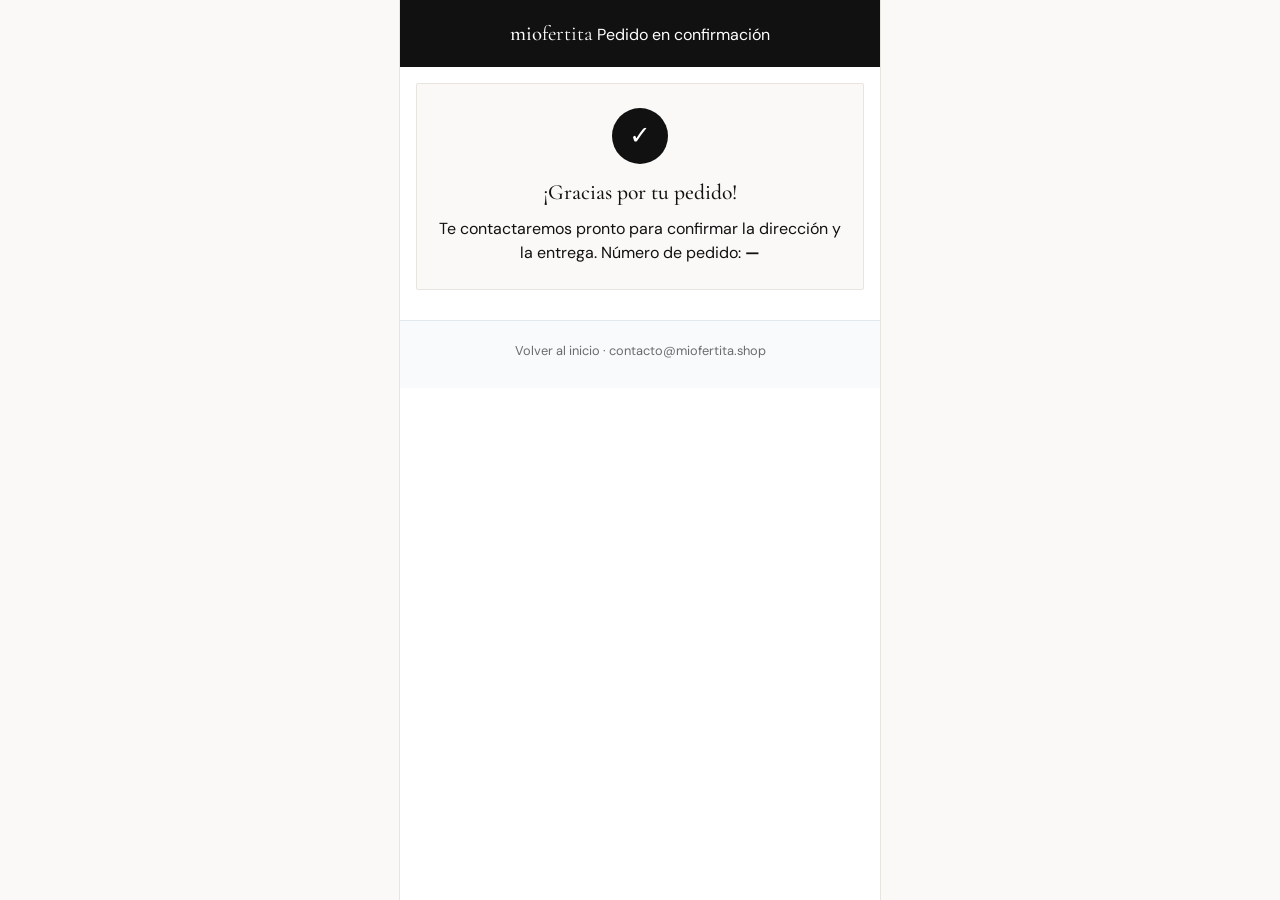
<file: thank-you-miofertita.html>
﻿<!DOCTYPE html>
<html lang="es" dir="ltr">
<head>
  <meta charset="UTF-8">
  <meta name="viewport" content="width=device-width, initial-scale=1.0">
  <meta name="facebook-domain-verification" content="xbcif1s989l5gi1gu3xogwfta9vg58">
  <title>¡Pedido confirmado! | MioFertita.shop</title>
  <meta name="robots" content="noindex">
  <script src="/js/clarity.js?v=20260928" defer></script>
  <link rel="preconnect" href="https://fonts.googleapis.com">
  <link rel="preconnect" href="https://fonts.gstatic.com" crossorigin>
  <link href="https://fonts.googleapis.com/css2?family=Cormorant+Garamond:wght@400;500;600&family=DM+Sans:wght@400;500;600;700&display=swap" rel="stylesheet">
  <link rel="stylesheet" href="/css/miofertita.css?v=20260928">
  <style>
    body { padding-bottom: 0; }
    .thankyou-brandbar{background:#111;color:#fff;padding:18px 16px;text-align:center}
    .thankyou-brandbar strong{font-family:var(--serif);font-size:1.3rem;font-weight:500;text-transform:lowercase}
    .thankyou-brandbar strong em{font-style:normal;font-weight:400}
    .thankyou-content{padding:16px;max-width:520px;margin:0 auto}
    .thankyou-hero-card{background:#faf9f7;border-radius:2px;padding:24px 18px;text-align:center;margin-bottom:14px;border:1px solid var(--line)}
    .success-icon{width:56px;height:56px;background:#111;color:#fff;border-radius:50%;display:flex;align-items:center;justify-content:center;font-size:1.6rem;font-weight:800;margin:0 auto 12px}
    .thankyou-hero-card h1{font-family:var(--serif);font-size:1.35rem;margin-bottom:8px;font-weight:500}
    .footer{padding:20px 14px 28px;text-align:center;background:#f8fafc;border-top:1px solid #e2e8f0;font-size:.8rem;color:var(--muted)}
  </style>
</head>
<body class="thankyou-page miofertita-thankyou" data-brand="miofertita">

<div class="page">
  <div class="thankyou-brandbar">
    <strong>mio<em>fertita</em></strong>
    <span>Pedido en confirmación</span>
  </div>

  <div class="thankyou-content">
    <section class="thankyou-hero-card">
      <div class="success-icon">✓</div>
      <h1>¡Gracias por tu pedido!</h1>
      <p>Te contactaremos pronto para confirmar la dirección y la entrega. Número de pedido: <strong id="thankyouOrderId">—</strong></p>
    </section>
  </div>

  <footer class="footer">
    <p><a href="/">Volver al inicio</a> · contacto@miofertita.shop</p>
  </footer>
</div>

<script>
  (function () {
    var params = new URLSearchParams(window.location.search);
    var id = params.get('order_id') || params.get('orderId');
    if (id) document.getElementById('thankyouOrderId').textContent = id;
  })();
</script>
</body>
</html>
</file>
<file: css/product.css>
/* CompraConfio — product page (mobile + desktop) */

:root {
  --ink: #111111;
  --muted: #6f6f6f;
  --line: #e6e3df;
  --soft: #f7f5f2;
  --sale: #b4342a;
  --ok: #0d7a4f;
  --sans: "DM Sans", system-ui, -apple-system, "Segoe UI", sans-serif;
  --serif: "Cormorant Garamond", Georgia, serif;
  --shell: 1240px;
}

*, *::before, *::after { box-sizing: border-box; margin: 0; padding: 0; }

html { scroll-behavior: smooth; }

body {
  font-family: var(--sans);
  color: var(--ink);
  background: #fff;
  line-height: 1.55;
  -webkit-font-smoothing: antialiased;
  padding-bottom: 76px;
}

img, video { display: block; max-width: 100%; }
a { color: inherit; text-decoration: none; }
button { font: inherit; cursor: pointer; }

.shell {
  width: 100%;
  max-width: var(--shell);
  margin: 0 auto;
  padding: 0 18px;
}

/* Announcement marquee */
.announce {
  background: var(--ink);
  color: #fff;
  overflow: hidden;
  white-space: nowrap;
  padding: 9px 0;
  font-size: 0.7rem;
  font-weight: 600;
  letter-spacing: 0.08em;
  text-transform: uppercase;
}

.announce-track {
  display: inline-flex;
  animation: slide 30s linear infinite;
}

.announce-track span { padding: 0 26px; }
.announce-track span::before { content: "✦"; margin-right: 26px; opacity: 0.45; }

@keyframes slide {
  from { transform: translateX(0); }
  to { transform: translateX(-50%); }
}

/* Header */
.site-header {
  border-bottom: 1px solid var(--line);
  background: #fff;
  position: sticky;
  top: 0;
  z-index: 40;
}

.header-inner {
  display: flex;
  align-items: center;
  justify-content: center;
  gap: 16px;
  padding: 14px 18px;
  position: relative;
}

.brand {
  font-family: var(--serif);
  font-size: 1.6rem;
  font-weight: 600;
  letter-spacing: 0.05em;
  text-transform: lowercase;
  line-height: 1;
}

.brand em { font-style: normal; font-weight: 400; }

.header-contact {
  display: none;
  font-size: 0.76rem;
  color: var(--muted);
  position: absolute;
  right: 18px;
}

.header-link {
  display: none;
  font-size: 0.76rem;
  color: var(--muted);
  position: absolute;
  left: 18px;
}

/* Deal strip */
.deal-strip {
  background: var(--soft);
  text-align: center;
  padding: 10px 18px;
  font-size: 0.76rem;
  font-weight: 700;
  letter-spacing: 0.06em;
  text-transform: uppercase;
  border-bottom: 1px solid var(--line);
}

/* Product layout */
.product-main { padding-bottom: 8px; }

.product-layout {
  display: grid;
  grid-template-columns: minmax(0, 1fr);
  gap: 0;
}

/* Gallery */
.gallery { background: #fff; min-width: 0; }

.gallery-stage {
  position: relative;
  background: #f2efeb;
  aspect-ratio: 1;
  display: flex;
  overflow-x: auto;
  overflow-y: hidden;
  scroll-snap-type: x mandatory;
  scroll-behavior: smooth;
  scrollbar-width: none;
  -webkit-overflow-scrolling: touch;
}

.gallery-stage::-webkit-scrollbar { display: none; }

.slide {
  flex: 0 0 100%;
  width: 100%;
  height: 100%;
  scroll-snap-align: center;
  scroll-snap-stop: always;
}

.slide img,
.slide video {
  width: 100%;
  height: 100%;
  object-fit: cover;
}

.slide img.is-contain { object-fit: contain; background: #fff; padding: 6%; }

.gallery-dots {
  display: flex;
  justify-content: center;
  gap: 6px;
  padding: 12px 0 0;
}

.gallery-dots span {
  width: 6px;
  height: 6px;
  border-radius: 50%;
  background: #d7d3ce;
  transition: background 0.15s;
}

.gallery-dots span.is-active { background: var(--ink); }

.gallery-thumbs {
  display: flex;
  gap: 8px;
  padding: 12px 18px 0;
  overflow-x: auto;
  scrollbar-width: none;
}

.gallery-thumbs::-webkit-scrollbar { display: none; }

.thumb {
  flex: 0 0 66px;
  width: 66px;
  height: 66px;
  border: 1px solid var(--line);
  border-radius: 3px;
  overflow: hidden;
  background: #fff;
  padding: 0;
  position: relative;
}

.thumb.is-active { border-color: var(--ink); box-shadow: inset 0 0 0 1px var(--ink); }

.thumb img { width: 100%; height: 100%; object-fit: cover; }

.thumb-video::after {
  content: "▶";
  position: absolute;
  inset: 0;
  display: flex;
  align-items: center;
  justify-content: center;
  color: #fff;
  font-size: 0.85rem;
  background: rgba(0, 0, 0, 0.35);
}

/* Buy column */
.product-info { padding: 22px 18px 32px; min-width: 0; }

.product-title {
  font-family: var(--serif);
  font-size: 1.9rem;
  font-weight: 500;
  line-height: 1.1;
  margin-bottom: 10px;
}

.rating-row {
  display: flex;
  align-items: center;
  gap: 8px;
  margin-bottom: 14px;
  font-size: 0.82rem;
}

.stars { letter-spacing: 1px; font-size: 0.9rem; }
.rating-row a { color: var(--muted); text-decoration: underline; }

.price-row {
  display: flex;
  align-items: baseline;
  gap: 10px;
  flex-wrap: wrap;
  margin-bottom: 14px;
}

.price-now { font-size: 1.5rem; font-weight: 700; }
.price-was { font-size: 0.95rem; color: var(--muted); text-decoration: line-through; }

.price-save {
  font-size: 0.68rem;
  font-weight: 700;
  letter-spacing: 0.06em;
  text-transform: uppercase;
  color: #fff;
  background: var(--sale);
  padding: 4px 8px;
  border-radius: 2px;
}

.perks { list-style: none; display: grid; gap: 7px; margin-bottom: 16px; }
.perks li { font-size: 0.9rem; }

.notice {
  font-size: 0.78rem;
  color: var(--muted);
  line-height: 1.55;
  background: var(--soft);
  border-radius: 3px;
  padding: 11px 13px;
  margin-bottom: 22px;
}

.notice strong { color: var(--ink); }

.block-label {
  display: block;
  font-size: 0.74rem;
  font-weight: 700;
  letter-spacing: 0.09em;
  text-transform: uppercase;
  margin-bottom: 12px;
}

/* Bundles */
.bundles { display: grid; gap: 12px; margin-bottom: 22px; }

.bundle { display: block; cursor: pointer; position: relative; }
.bundle input { position: absolute; opacity: 0; pointer-events: none; }

.bundle-card {
  border: 1.5px solid var(--line);
  border-radius: 4px;
  padding: 15px 14px;
  transition: border-color 0.15s, box-shadow 0.15s;
}

.bundle.is-selected .bundle-card {
  border-color: var(--ink);
  box-shadow: inset 0 0 0 1px var(--ink);
}

.bundle-flag {
  position: absolute;
  top: -9px;
  right: 12px;
  background: var(--ink);
  color: #fff;
  font-size: 0.6rem;
  font-weight: 700;
  letter-spacing: 0.07em;
  text-transform: uppercase;
  padding: 4px 9px;
  border-radius: 2px;
}

.bundle-head {
  display: flex;
  align-items: flex-start;
  justify-content: space-between;
  gap: 12px;
}

.bundle-pick {
  display: flex;
  align-items: center;
  gap: 10px;
  font-weight: 700;
  font-size: 0.93rem;
}

.radio {
  width: 18px;
  height: 18px;
  border: 1.5px solid #c9c5bf;
  border-radius: 50%;
  flex-shrink: 0;
}

.bundle.is-selected .radio {
  border-color: var(--ink);
  background: var(--ink);
  box-shadow: inset 0 0 0 4px #fff;
}

.bundle-cost { text-align: right; white-space: nowrap; }
.bundle-cost strong { display: block; font-size: 1rem; }
.bundle-cost del { font-size: 0.76rem; color: var(--muted); }

.bundle-units {
  display: flex;
  flex-wrap: wrap;
  gap: 7px;
  margin-top: 11px;
  padding-left: 28px;
}

.unit-chip {
  display: inline-flex;
  align-items: center;
  gap: 6px;
  font-size: 0.7rem;
  color: var(--muted);
  border: 1px solid var(--line);
  border-radius: 2px;
  padding: 4px 8px;
}

.dot { width: 11px; height: 11px; border-radius: 50%; border: 1px solid rgba(0,0,0,0.15); }
.dot.black { background: #141414; }
.dot.brown { background: #5c3d2e; }

/* Colour choice */
.swatches { display: flex; gap: 10px; margin-bottom: 24px; }

.swatch {
  display: flex;
  align-items: center;
  gap: 8px;
  border: 1.5px solid var(--line);
  border-radius: 3px;
  background: #fff;
  padding: 9px 15px;
  font-size: 0.85rem;
}

.swatch.is-selected { border-color: var(--ink); }

.swatch i {
  width: 16px;
  height: 16px;
  border-radius: 50%;
  border: 1px solid rgba(0,0,0,0.15);
}

.swatch i.black { background: #141414; }
.swatch i.brown { background: #5c3d2e; }

/* Form */
.form-head {
  border-top: 1px solid var(--line);
  padding-top: 20px;
  margin-bottom: 14px;
}

.field { margin-bottom: 10px; }

.field-label {
  display: block;
  font-size: 0.8rem;
  font-weight: 700;
  margin-bottom: 6px;
}

.field-label .req { color: var(--sale); }

.field input,
.field select {
  width: 100%;
  padding: 14px 13px;
  border: 1px solid var(--line);
  border-radius: 3px;
  font-size: 0.95rem;
  font-family: inherit;
  background: #fff;
  color: var(--ink);
}

.field input:focus,
.field select:focus { outline: none; border-color: var(--ink); }

.field select:disabled { color: #a5a19c; background: var(--soft); }

.fields-2 { display: grid; grid-template-columns: 1fr; gap: 0; }

.btn-buy {
  width: 100%;
  border: none;
  border-radius: 3px;
  background: var(--ink);
  color: #fff;
  padding: 17px;
  font-size: 0.85rem;
  font-weight: 700;
  letter-spacing: 0.09em;
  text-transform: uppercase;
  margin-top: 6px;
  transition: opacity 0.15s;
}

.btn-buy:hover { opacity: 0.87; }

.pay-note {
  text-align: center;
  font-size: 0.76rem;
  color: var(--muted);
  margin-top: 12px;
}

.guarantee-row {
  display: grid;
  grid-template-columns: repeat(3, 1fr);
  gap: 8px;
  margin-top: 18px;
  text-align: center;
  font-size: 0.68rem;
  color: var(--muted);
}

.guarantee-row strong {
  display: block;
  font-size: 0.74rem;
  color: var(--ink);
  margin-bottom: 2px;
}

/* Quote under form */
.quote {
  display: grid;
  grid-template-columns: 58px 1fr;
  gap: 12px;
  align-items: center;
  margin-top: 22px;
  padding-top: 18px;
  border-top: 1px solid var(--line);
}

.quote img {
  width: 58px;
  height: 58px;
  border-radius: 50%;
  object-fit: cover;
  background: var(--soft);
}

.quote p { font-size: 0.83rem; font-style: italic; line-height: 1.5; }
.quote cite { display: block; font-size: 0.76rem; font-style: normal; font-weight: 600; margin-top: 5px; }

/* Collapsibles */
.collapse-group { margin-top: 22px; border-top: 1px solid var(--line); }

.collapse { border-bottom: 1px solid var(--line); }

.collapse-btn {
  width: 100%;
  display: flex;
  align-items: center;
  justify-content: space-between;
  gap: 12px;
  padding: 15px 0;
  background: none;
  border: none;
  text-align: left;
  font-size: 0.9rem;
  font-weight: 600;
}

.collapse-btn i { font-style: normal; font-size: 1.15rem; font-weight: 300; transition: transform 0.2s; }
.collapse.is-open .collapse-btn i { transform: rotate(45deg); }

.collapse-body {
  display: none;
  padding-bottom: 16px;
  font-size: 0.85rem;
  color: var(--muted);
  line-height: 1.65;
}

.collapse.is-open .collapse-body { display: block; }

/* Content sections */
.strip {
  background: var(--ink);
  color: #fff;
  text-align: center;
  padding: 20px 18px;
  font-family: var(--serif);
  font-size: 1.4rem;
  letter-spacing: 0.02em;
}

.feature {
  border-top: 1px solid var(--line);
  padding: 38px 0;
}

.feature-inner {
  display: grid;
  gap: 18px;
  align-items: center;
  padding: 0 18px;
}

.feature-media img,
.feature-media video {
  width: 100%;
  border-radius: 4px;
  background: var(--soft);
}

.feature-copy h2 {
  font-family: var(--serif);
  font-size: 1.6rem;
  font-weight: 500;
  line-height: 1.15;
  margin-bottom: 10px;
}

.feature-copy p { font-size: 0.92rem; color: var(--muted); line-height: 1.7; margin-bottom: 16px; }

.text-link {
  display: inline-block;
  font-size: 0.78rem;
  font-weight: 700;
  letter-spacing: 0.08em;
  text-transform: uppercase;
  border: none;
  border-bottom: 1px solid var(--ink);
  border-radius: 0;
  background: none;
  color: inherit;
  padding: 0 0 3px;
}

.section {
  border-top: 1px solid var(--line);
  padding: 40px 0;
}

.section-title {
  font-family: var(--serif);
  font-size: 1.7rem;
  font-weight: 500;
  text-align: center;
  line-height: 1.2;
  margin-bottom: 10px;
}

.section-lead {
  text-align: center;
  color: var(--muted);
  font-size: 0.9rem;
  max-width: 560px;
  margin: 0 auto 26px;
}

.icon-grid { display: grid; gap: 22px; }

.icon-card h3 { font-size: 0.95rem; margin-bottom: 6px; }
.icon-card p { font-size: 0.86rem; color: var(--muted); line-height: 1.6; }

/* UGC */
.ugc-rail {
  display: flex;
  gap: 12px;
  overflow-x: auto;
  scroll-snap-type: x mandatory;
  scrollbar-width: none;
  padding-bottom: 6px;
}

.ugc-rail::-webkit-scrollbar { display: none; }

.ugc-item { flex: 0 0 68%; scroll-snap-align: start; }

.ugc-item video {
  width: 100%;
  aspect-ratio: 9 / 16;
  object-fit: cover;
  border-radius: 4px;
  background: #000;
}

.ugc-name { text-align: center; font-size: 0.8rem; font-weight: 600; margin-top: 8px; }

/* Reviews */
.review-grid { display: grid; gap: 16px; }

.review-card {
  border: 1px solid var(--line);
  border-radius: 4px;
  overflow: hidden;
  background: var(--soft);
  display: flex;
  flex-direction: column;
}

.review-card img {
  width: 100%;
  aspect-ratio: 4 / 3;
  object-fit: cover;
  object-position: center 35%;
  background: #efece7;
}

.review-card > .stars,
.review-card h3,
.review-card p,
.review-card cite { padding: 0 20px; }

.review-card > .stars { margin-top: 16px; }
.review-card cite { padding-bottom: 20px; margin-top: auto; }

.review-card h3 { font-size: 0.9rem; margin-bottom: 8px; }
.review-card p { font-size: 0.86rem; color: #333; line-height: 1.65; margin-bottom: 10px; }
.review-card cite { font-size: 0.78rem; font-style: normal; font-weight: 700; }

.review-list { display: grid; gap: 16px; margin-top: 26px; }

.review-row { padding-bottom: 16px; border-bottom: 1px solid var(--line); }
.review-row:last-child { border-bottom: none; }

.review-meta {
  display: flex;
  align-items: center;
  justify-content: space-between;
  gap: 10px;
  margin-bottom: 5px;
}

.review-meta strong { font-size: 0.84rem; }

.verified { font-size: 0.66rem; font-weight: 700; text-transform: uppercase; color: var(--ok); }

.review-row p { font-size: 0.86rem; color: #333; line-height: 1.6; margin-top: 4px; }

/* Order popup */
.order-modal {
  display: none;
  position: fixed;
  inset: 0;
  z-index: 120;
  align-items: flex-end;
  justify-content: center;
}

.order-modal.is-open { display: flex; }

.order-backdrop {
  position: absolute;
  inset: 0;
  background: rgba(17, 17, 17, 0.55);
  animation: fade 0.2s ease;
}

.order-panel {
  position: relative;
  width: 100%;
  max-width: 540px;
  max-height: 94vh;
  overflow-y: auto;
  background: #fff;
  border-radius: 12px 12px 0 0;
  animation: sheet 0.28s cubic-bezier(0.22, 0.8, 0.3, 1);
}

@keyframes fade { from { opacity: 0; } to { opacity: 1; } }
@keyframes sheet { from { transform: translateY(100%); } to { transform: translateY(0); } }

.order-head {
  position: sticky;
  top: 0;
  z-index: 2;
  display: flex;
  align-items: center;
  justify-content: space-between;
  gap: 12px;
  padding: 16px 18px;
  background: #fff;
  border-bottom: 1px solid var(--line);
}

.order-head h2 {
  font-family: var(--serif);
  font-size: 1.35rem;
  font-weight: 500;
}

.order-close {
  border: none;
  background: none;
  font-size: 1.7rem;
  line-height: 1;
  color: var(--muted);
  padding: 0 4px;
}

.order-body { padding: 16px 18px 26px; }

.order-product {
  display: grid;
  grid-template-columns: 54px 1fr;
  gap: 12px;
  align-items: center;
  padding-bottom: 16px;
  margin-bottom: 16px;
  border-bottom: 1px solid var(--line);
}

.order-product img {
  width: 54px;
  height: 54px;
  object-fit: contain;
  background: var(--soft);
  border-radius: 3px;
}

.order-product strong { display: block; font-size: 0.95rem; }
.order-product span { font-size: 0.78rem; color: var(--muted); }

/* Shipping method */
.ship-options {
  border: 1.5px solid var(--line);
  border-radius: 4px;
  overflow: hidden;
  margin-bottom: 20px;
}

.ship {
  position: relative;
  display: grid;
  grid-template-columns: auto minmax(0, 1fr) auto;
  gap: 11px;
  align-items: center;
  padding: 14px 13px;
  cursor: pointer;
}

.ship + .ship { border-top: 1px solid var(--line); }

.ship input { position: absolute; opacity: 0; pointer-events: none; }

.ship.is-selected { background: var(--soft); }

.ship.is-selected .radio {
  border-color: var(--ink);
  background: var(--ink);
  box-shadow: inset 0 0 0 4px #fff;
}

.ship-copy strong {
  display: block;
  font-size: 0.85rem;
  font-weight: 700;
  text-transform: uppercase;
  letter-spacing: 0.02em;
}

.ship-copy em {
  display: block;
  font-style: normal;
  font-size: 0.76rem;
  color: var(--muted);
  line-height: 1.45;
  margin-top: 3px;
}

.ship-cost { font-size: 0.92rem; font-weight: 700; white-space: nowrap; }

/* Order summary */
.order-summary {
  background: var(--soft);
  border-radius: 4px;
  padding: 14px;
  margin-bottom: 16px;
}

.sum-row {
  display: flex;
  align-items: baseline;
  justify-content: space-between;
  gap: 12px;
  font-size: 0.87rem;
  padding: 4px 0;
}

.sum-row.is-total {
  border-top: 1px solid #ddd8d2;
  margin-top: 8px;
  padding-top: 12px;
  font-weight: 700;
}

.sum-row.is-total span { font-size: 1rem; }
.sum-row.is-total strong { font-size: 1.35rem; }

.cod-note {
  display: flex;
  align-items: center;
  gap: 9px;
  background: var(--soft);
  border-radius: 3px;
  padding: 11px 13px;
  font-size: 0.8rem;
  margin-bottom: 18px;
}

.cod-note b { font-weight: 700; }

/* Page order button */
.buy-actions { margin-bottom: 4px; }

.btn-order {
  width: 100%;
  border: none;
  border-radius: 3px;
  background: var(--ink);
  color: #fff;
  padding: 18px;
  font-size: 0.9rem;
  font-weight: 700;
  letter-spacing: 0.08em;
  text-transform: uppercase;
  transition: opacity 0.15s;
}

.btn-order:hover { opacity: 0.87; }

body.no-scroll { overflow: hidden; }

/* Guarantee */
.guarantee {
  border-top: 1px solid var(--line);
  background: var(--soft);
  padding: 40px 0;
}

.guarantee-inner {
  display: grid;
  gap: 18px;
  justify-items: center;
  text-align: center;
}

.guarantee-badge { width: 168px; height: auto; }

.guarantee-copy h2 {
  font-family: var(--serif);
  font-size: 1.7rem;
  font-weight: 500;
  line-height: 1.2;
  margin-bottom: 10px;
}

.guarantee-copy > p { font-size: 0.9rem; color: var(--muted); line-height: 1.7; }

.guarantee-points {
  list-style: none;
  display: grid;
  gap: 10px;
  margin: 18px 0;
  text-align: left;
}

.guarantee-points li {
  display: flex;
  align-items: flex-start;
  gap: 9px;
  font-size: 0.88rem;
  line-height: 1.55;
}

.guarantee-points li::before {
  content: "✓";
  color: var(--ok);
  font-weight: 700;
  flex-shrink: 0;
}

.guarantee-note { font-size: 0.78rem; color: var(--muted); margin-top: 14px; }

/* FAQ */
.faq { max-width: 720px; margin: 0 auto; }

/* Footer */
.site-footer {
  border-top: 1px solid var(--line);
  padding: 34px 18px 40px;
  text-align: center;
  font-size: 0.8rem;
  color: var(--muted);
}

.footer-brand {
  font-family: var(--serif);
  font-size: 1.3rem;
  color: var(--ink);
  margin-bottom: 8px;
  text-transform: lowercase;
}

.footer-links {
  list-style: none;
  display: flex;
  flex-wrap: wrap;
  justify-content: center;
  gap: 16px;
  margin: 12px 0;
}

/* Mobile sticky bar */
.sticky-bar {
  position: fixed;
  left: 0;
  right: 0;
  bottom: 0;
  z-index: 50;
  display: flex;
  align-items: center;
  justify-content: space-between;
  gap: 12px;
  padding: 11px 16px;
  background: #fff;
  border-top: 1px solid var(--line);
  box-shadow: 0 -4px 18px rgba(0, 0, 0, 0.07);
  transform: translateY(110%);
  transition: transform 0.25s ease;
}

.sticky-bar.is-visible { transform: translateY(0); }

.sticky-bar strong { display: block; font-size: 0.95rem; line-height: 1.2; }
.sticky-bar span { font-size: 0.73rem; color: var(--muted); }

.sticky-bar a,
.sticky-bar button {
  background: var(--ink);
  color: #fff;
  border: none;
  padding: 12px 22px;
  border-radius: 3px;
  font-size: 0.76rem;
  font-weight: 700;
  letter-spacing: 0.08em;
  text-transform: uppercase;
  white-space: nowrap;
}

/* ───────── Tablet ───────── */
@media (min-width: 700px) {
  .order-modal { align-items: center; }
  .order-panel { border-radius: 6px; animation: fade 0.2s ease; }
  .fields-2 { grid-template-columns: 1fr 1fr; gap: 0 12px; }
  .icon-grid { grid-template-columns: repeat(3, 1fr); }
  .review-grid { grid-template-columns: repeat(3, 1fr); }
  .ugc-item { flex: 0 0 32%; }
  .gallery-stage { aspect-ratio: 4 / 3; }
}

/* ───────── Desktop ───────── */
@media (min-width: 1000px) {
  body { padding-bottom: 0; }

  .header-contact,
  .header-link { display: block; }

  .product-main { padding: 34px 0 0; }

  .product-layout {
    max-width: var(--shell);
    margin: 0 auto;
    padding: 0 24px;
    grid-template-columns: minmax(0, 1.05fr) minmax(0, 0.95fr);
    gap: 48px;
    align-items: start;
  }

  .gallery { position: sticky; top: 92px; }

  .gallery-stage { aspect-ratio: 1; border-radius: 4px; }

  .gallery-thumbs { padding: 12px 0 0; }

  .thumb { flex: 0 0 78px; width: 78px; height: 78px; }

  .product-info { padding: 0 0 40px; }

  .product-title { font-size: 2.3rem; }

  .price-now { font-size: 1.7rem; }

  .feature { padding: 60px 0; }

  .feature-inner {
    max-width: var(--shell);
    margin: 0 auto;
    padding: 0 24px;
    grid-template-columns: 1fr 1fr;
    gap: 54px;
  }

  .feature.is-reversed .feature-media { order: 2; }

  .feature-copy h2 { font-size: 2rem; }

  .section { padding: 64px 0; }

  .section-title { font-size: 2.1rem; }

  .ugc-item { flex: 0 0 23.5%; }

  .quote { grid-template-columns: 66px 1fr; }

  .sticky-bar { display: none; }

  .strip { font-size: 1.9rem; padding: 28px 18px; }

  .guarantee { padding: 60px 0; }

  .guarantee-inner {
    grid-template-columns: 230px minmax(0, 1fr);
    gap: 48px;
    align-items: center;
    justify-items: start;
    text-align: left;
    max-width: 900px;
    margin: 0 auto;
  }

  .guarantee-badge { width: 230px; }

  .guarantee-copy h2 { font-size: 2rem; }
}
</file>
<file: css/home.css>
/* CompraConfio — homepage additions (loads after product.css) */

/* Hero banner */
.hero-banner {
  display: block;
  position: relative;
  background: #e8e4e3;
}

.hero-banner img { width: 100%; height: 100%; object-fit: cover; }

.hero-desktop { display: none; }

.hero-mobile { display: block; }

.hero-mobile img { width: 100%; height: auto; }

/* Trust badges under hero */
.trust-row {
  display: grid;
  grid-template-columns: repeat(3, 1fr);
  gap: 6px;
  padding: 16px 14px;
  border-bottom: 1px solid var(--line);
  text-align: center;
  font-size: 0.68rem;
  color: var(--muted);
}

.trust-row strong {
  display: block;
  font-size: 0.76rem;
  color: var(--ink);
  margin-bottom: 2px;
}

/* Section eyebrow */
.section-eyebrow {
  text-align: center;
  font-size: 0.7rem;
  font-weight: 700;
  letter-spacing: 0.14em;
  text-transform: uppercase;
  color: var(--muted);
  margin-bottom: 8px;
}

/* Rating summary block */
.rating-summary {
  display: flex;
  align-items: center;
  justify-content: center;
  gap: 10px;
  margin-bottom: 26px;
  font-size: 0.85rem;
  color: var(--muted);
}

.rating-summary .stars { color: var(--ink); font-size: 1.05rem; }

/* Steps */
.steps { display: grid; gap: 20px; counter-reset: step; }

.step { display: flex; gap: 14px; align-items: flex-start; }

.step-num {
  font-family: var(--serif);
  font-size: 1.5rem;
  line-height: 1;
  color: var(--muted);
  flex-shrink: 0;
  width: 30px;
}

.step h3 { font-size: 0.95rem; margin-bottom: 4px; }
.step p { font-size: 0.86rem; color: var(--muted); line-height: 1.6; }

/* UGC images rail (homepage) */
.ugc-item img {
  width: 100%;
  aspect-ratio: 9 / 16;
  object-fit: cover;
  border-radius: 4px;
  background: var(--soft);
}

@media (min-width: 700px) {
  .steps { grid-template-columns: repeat(3, 1fr); }
  .trust-row { padding: 18px; font-size: 0.74rem; }
}

@media (min-width: 1000px) {
  .hero-mobile { display: none; }
  /* Banner artwork is 1024px wide; capping it keeps the text sharp instead of
     upscaling it across the whole window. The band colour matches the artwork edges. */
  .hero-desktop { display: block; max-width: 1180px; margin: 0 auto; }
  .hero-desktop img { width: 100%; height: auto; }
  .hero-title { font-size: 2.6rem; }
  .steps { gap: 34px; }
}
</file>
<file: css/closet-organizer-hanger.css>
﻿/* CompraConfio — Closet Organizer Hanger Panamá */
:root {
  --closet-lilac: #e2e8f0;
  --closet-accent: #475569;
  --closet-accent-deep: #334155;
  --closet-cream: #f8fafc;
  --closet-soft: #f1f5f9;
  --closet-line: #cbd5e1;
  --closet-pearl: #94a3b8;
  --closet-ink: #1c1917;
  --closet-warm: #f1f5f9;
}

body[data-product="closet-hanger"] {
  background: var(--closet-cream);
}

body[data-product="closet-hanger"] .announce {
  background: var(--closet-ink);
  color: var(--closet-lilac);
}

body[data-product="closet-hanger"] .deal-strip {
  background: linear-gradient(90deg, var(--closet-accent-deep), var(--closet-accent));
  color: #fff;
  font-weight: 700;
}

body[data-product="closet-hanger"] .price-save,
body[data-product="closet-hanger"] .bundle-flag,
body[data-product="closet-hanger"] .btn-order,
body[data-product="closet-hanger"] .btn-buy,
body[data-product="closet-hanger"] .sticky-bar .js-open-order,
body[data-product="closet-hanger"] .ship.is-selected .radio,
body[data-product="closet-hanger"] .bundle.is-selected .radio {
  background: var(--closet-accent);
  color: #fff;
  border-color: var(--closet-accent-deep);
}

body[data-product="closet-hanger"] .btn-order:hover,
body[data-product="closet-hanger"] .btn-buy:hover,
body[data-product="closet-hanger"] .sticky-bar .js-open-order:hover {
  background: var(--closet-accent-deep);
  border-color: var(--closet-accent-deep);
  color: #fff;
}

body[data-product="closet-hanger"] .price-now {
  background: none;
  color: var(--ink);
}

body[data-product="closet-hanger"] .price-save {
  border-radius: 4px;
  padding: 4px 8px;
  font-size: 0.78rem;
}

body[data-product="closet-hanger"] .bundle.is-selected .bundle-card,
body[data-product="closet-hanger"] .ship.is-selected {
  border-color: var(--closet-accent);
  background: var(--closet-soft);
}

body[data-product="closet-hanger"] .notice {
  background: var(--closet-soft);
  border-left: 3px solid var(--closet-accent);
}

body[data-product="closet-hanger"] .guarantee {
  background: var(--closet-soft);
  border-top: 1px solid var(--closet-line);
}

body[data-product="closet-hanger"] .dot.closet {
  background: var(--closet-accent);
}

body[data-product="closet-hanger"] .product-subtitle {
  font-size: 0.78rem;
  font-weight: 700;
  letter-spacing: 0.1em;
  text-transform: uppercase;
  color: var(--closet-accent-deep);
  margin-bottom: 6px;
}

body[data-product="closet-hanger"] .hero-hook {
  font-family: var(--serif);
  font-size: 1.28rem;
  font-weight: 500;
  line-height: 1.3;
  margin-bottom: 10px;
}

body[data-product="closet-hanger"] .hero-lead {
  font-size: 0.94rem;
  color: var(--muted);
  line-height: 1.65;
  margin-bottom: 14px;
}

body[data-product="closet-hanger"] .perks li {
  line-height: 1.5;
}

body[data-product="closet-hanger"] .gallery-stage {
  background: #fff;
}

body[data-product="closet-hanger"] .slide picture,
body[data-product="closet-hanger"] .feature-media picture,
body[data-product="closet-hanger"] .review-photo-btn picture {
  display: block;
  width: 100%;
  height: 100%;
}

body[data-product="closet-hanger"] .slide picture img,
body[data-product="closet-hanger"] .feature-media picture img,
body[data-product="closet-hanger"] .review-photo-btn picture img {
  width: 100%;
  height: 100%;
}

body[data-product="closet-hanger"] .mech-card picture {
  display: block;
  width: 100%;
  height: auto;
}

body[data-product="closet-hanger"] .mech-card picture img {
  width: 100%;
  height: auto;
}

body[data-product="closet-hanger"] .slide img[src$=".svg"] {
  padding: 16px;
  background: #f8fafc;
}

body[data-product="closet-hanger"] .slide img[src$=".png"] {
  object-fit: contain;
  background: #f8fafc;
}

body[data-product="closet-hanger"] .gallery-thumbs img[src$=".png"],
body[data-product="closet-hanger"] .gallery-thumbs img[src$=".webp"] {
  object-fit: cover;
  object-position: center;
}

body[data-product="closet-hanger"] .ingc__card-img[src$=".svg"] {
  object-fit: contain;
  padding: 18px;
  background: #f8fafc;
}

body[data-product="closet-hanger"] .mech-card img[src$=".svg"] {
  object-fit: contain;
  padding: 12px;
  background: #f8fafc;
}

body[data-product="closet-hanger"] .mech-card img[src$=".png"] {
  object-fit: cover;
  object-position: center;
  background: #f8fafc;
}

body[data-product="closet-hanger"] .feature-media--square,
body[data-product="closet-hanger"] .benefit-card__media--square {
  aspect-ratio: 1 / 1;
  background: #fff;
}

body[data-product="closet-hanger"] .feature-media--square img,
body[data-product="closet-hanger"] .benefit-card__media--square img {
  width: 100%;
  height: 100%;
  object-fit: contain;
  display: block;
  border-radius: 0;
}

body[data-product="closet-hanger"] .how-to-section .feature-media--square img[src$=".gif"] {
  object-fit: cover;
  object-position: center top;
}

body[data-product="closet-hanger"] .feature-media--wide {
  aspect-ratio: 16 / 9;
  background: #fff;
}

body[data-product="closet-hanger"] .feature-media--wide img {
  width: 100%;
  height: 100%;
  object-fit: contain;
  display: block;
}

/* ---------- reasons carousel (nattokinase mech layout) ---------- */
body[data-product="closet-hanger"] .hl-section {
  padding: 56px 0;
}

body[data-product="closet-hanger"] .hl-warm {
  background: var(--closet-soft);
}

body[data-product="closet-hanger"] .mech-head {
  display: grid;
  gap: 12px;
  margin-bottom: 22px;
}

body[data-product="closet-hanger"] .mech-head--solo h2 {
  max-width: 14rem;
}

@media (min-width: 900px) {
  body[data-product="closet-hanger"] .mech-head:not(.mech-head--solo) {
    grid-template-columns: 1fr 1fr;
    align-items: end;
  }
}

body[data-product="closet-hanger"] .mech-head h2 {
  font-family: var(--serif);
  font-size: clamp(1.55rem, 6.4vw, 2.35rem);
  line-height: 1.15;
  color: var(--closet-accent-deep);
  font-weight: 500;
}

body[data-product="closet-hanger"] .mech-head p {
  font-size: 0.88rem;
  line-height: 1.55;
  color: var(--muted);
}

body[data-product="closet-hanger"] .mech-track {
  display: grid;
  grid-auto-flow: column;
  grid-auto-columns: min(78vw, 320px);
  gap: 14px;
  overflow-x: auto;
  overflow-y: hidden;
  padding: 2px 18px 10px 0;
  margin: 0 -18px 0 0;
  scroll-snap-type: x mandatory;
  -webkit-overflow-scrolling: touch;
  scrollbar-width: none;
}

body[data-product="closet-hanger"] .mech-track::-webkit-scrollbar {
  display: none;
}

body[data-product="closet-hanger"] .mech-card {
  width: 100%;
  min-width: 0;
  border: none;
  background: none;
  padding: 0;
  cursor: pointer;
  text-align: left;
  font: inherit;
  white-space: normal;
  overflow: visible;
  scroll-snap-align: start;
}

body[data-product="closet-hanger"] .mech-card img {
  width: 100%;
  height: auto !important;
  max-height: none;
  aspect-ratio: 4 / 3;
  object-fit: cover;
  border-radius: 8px;
  display: block;
  background: #fff;
}

body[data-product="closet-hanger"] .mech-card.is-active img {
  border-bottom: 3px solid var(--closet-accent);
}

body[data-product="closet-hanger"] .mech-card h3 {
  font-family: var(--serif);
  font-size: 1.05rem;
  line-height: 1.25;
  color: var(--closet-accent-deep);
  margin: 12px 0 0;
  font-weight: 500;
  overflow-wrap: anywhere;
}

body[data-product="closet-hanger"] .mech-card p {
  font-size: 0.86rem;
  line-height: 1.55;
  color: var(--muted);
  margin: 10px 0 0;
  overflow-wrap: anywhere;
}

@media (min-width: 900px) {
  body[data-product="closet-hanger"] .mech-track {
    display: flex;
    align-items: flex-start;
    gap: 12px;
    padding: 0 0 8px;
    margin: 0;
    scroll-snap-type: none;
  }

  body[data-product="closet-hanger"] .mech-card {
    flex: 0 0 150px;
    width: 150px;
    overflow: visible;
    scroll-snap-align: unset;
  }

  body[data-product="closet-hanger"] .mech-card.is-active {
    flex: 0 0 min(340px, 36vw);
    width: min(340px, 36vw);
  }

  body[data-product="closet-hanger"] .mech-card img {
    aspect-ratio: 1 / 1;
    border-radius: 4px;
  }

  body[data-product="closet-hanger"] .mech-card.is-active img {
    aspect-ratio: 4 / 3;
  }

  body[data-product="closet-hanger"] .mech-card h3 {
    color: #b8a078;
    font-size: 1rem;
  }

  body[data-product="closet-hanger"] .mech-card.is-active h3 {
    color: var(--closet-accent-deep);
  }

  body[data-product="closet-hanger"] .mech-card p {
    display: none;
  }

  body[data-product="closet-hanger"] .mech-card.is-active p {
    display: block;
  }
}

@media (max-width: 899px) {
  body[data-product="closet-hanger"] .hl-section {
    padding: 36px 0;
  }

  body[data-product="closet-hanger"] .mech-head {
    margin-bottom: 18px;
  }

  body[data-product="closet-hanger"] .mech-head h2 {
    font-size: 1.55rem;
  }

  body[data-product="closet-hanger"] #beneficios .mech-track {
    display: grid;
    grid-template-columns: repeat(2, minmax(0, 1fr));
    grid-auto-flow: row;
    grid-auto-columns: unset;
    gap: 12px;
    overflow: visible;
    padding: 0;
    margin: 0;
    scroll-snap-type: none;
  }

  body[data-product="closet-hanger"] #beneficios .mech-card {
    display: flex;
    flex-direction: column;
    border: 1px solid var(--closet-line);
    border-radius: 10px;
    background: #fff;
    overflow: hidden;
    cursor: default;
    scroll-snap-align: unset;
  }

  body[data-product="closet-hanger"] #beneficios .mech-card picture {
    display: block;
  }

  body[data-product="closet-hanger"] #beneficios .mech-card img {
    aspect-ratio: 1 / 1;
    border-radius: 0;
    border-bottom: none !important;
  }

  body[data-product="closet-hanger"] #beneficios .mech-card h3 {
    font-family: var(--sans);
    font-size: 0.78rem;
    font-weight: 700;
    line-height: 1.3;
    color: var(--closet-accent-deep);
    margin: 10px 10px 0;
  }

  body[data-product="closet-hanger"] #beneficios .mech-card p {
    display: block;
    font-size: 0.68rem;
    line-height: 1.45;
    margin: 6px 10px 12px;
    color: var(--muted);
  }
}

body[data-product="closet-hanger"] .how-to-section .feature-copy h2 {
  font-family: var(--serif);
  font-size: clamp(1.5rem, 5vw, 2rem);
  line-height: 1.2;
  margin-bottom: 16px;
}

body[data-product="closet-hanger"] .how-to-note {
  margin-top: 16px;
  font-size: 0.9rem;
  color: var(--muted);
}

body[data-product="closet-hanger"] .how-to-inner {
  padding: 0;
}

body[data-product="closet-hanger"] .steps-panel ol {
  list-style: none;
  padding: 0;
  margin: 0;
}

body[data-product="closet-hanger"] .steps-panel li {
  padding: 12px 0;
  border-bottom: 1px solid var(--closet-line);
  line-height: 1.55;
}

body[data-product="closet-hanger"] .steps-panel li:last-child {
  border-bottom: none;
}

body[data-product="closet-hanger"] .testimonial-grid {
  display: grid;
  gap: 16px;
}

@media (min-width: 768px) {
  body[data-product="closet-hanger"] .testimonial-grid {
    grid-template-columns: repeat(2, 1fr);
  }
}

body[data-product="closet-hanger"] .testimonial-card {
  background: #fff;
  border: 1px solid var(--closet-line);
  border-radius: 12px;
  padding: 20px;
}

body[data-product="closet-hanger"] .testimonial-card .stars {
  color: var(--closet-accent);
  font-size: 0.84rem;
  letter-spacing: 1px;
  margin-bottom: 10px;
}

body[data-product="closet-hanger"] .testimonial-card blockquote {
  margin: 0 0 12px;
  font-size: 0.94rem;
  line-height: 1.6;
  font-style: italic;
}

body[data-product="closet-hanger"] .testimonial-card cite {
  font-size: 0.82rem;
  color: var(--muted);
  font-style: normal;
}

body[data-product="closet-hanger"] .compare-panel {
  display: grid;
  gap: 16px;
  margin-top: 16px;
}

@media (min-width: 640px) {
  body[data-product="closet-hanger"] .compare-panel {
    grid-template-columns: 1fr 1fr;
  }
}

body[data-product="closet-hanger"] .compare-box {
  background: var(--closet-soft);
  border: 1px solid var(--closet-line);
  border-radius: 12px;
  padding: 18px;
}

body[data-product="closet-hanger"] .compare-box h4 {
  margin: 0 0 10px;
  font-size: 0.9rem;
  text-transform: uppercase;
  letter-spacing: 0.06em;
  color: var(--closet-accent-deep);
}

body[data-product="closet-hanger"] .compare-box ul {
  margin: 0;
  padding-left: 18px;
  font-size: 0.9rem;
  line-height: 1.55;
  color: var(--muted);
}

body[data-product="closet-hanger"] .expert-box {
  background: #fff;
  border: 1px solid var(--closet-line);
  border-radius: 12px;
  padding: 24px;
  max-width: 720px;
  margin: 0 auto;
}

body[data-product="closet-hanger"] .expert-box h3 {
  font-family: var(--serif);
  font-size: 1.2rem;
  margin-bottom: 12px;
}

body[data-product="closet-hanger"] .expert-box ul {
  margin: 12px 0 0;
  padding-left: 0;
  list-style: none;
}

body[data-product="closet-hanger"] .expert-box li {
  padding: 6px 0;
  font-size: 0.92rem;
}

body[data-product="closet-hanger"] .final-cta {
  text-align: center;
  background: linear-gradient(180deg, var(--closet-soft), #fff);
  padding: 48px 20px;
}

body[data-product="closet-hanger"] .final-cta h2 {
  font-family: var(--serif);
  font-size: clamp(1.4rem, 4vw, 2rem);
  margin-bottom: 16px;
}

body[data-product="closet-hanger"] .final-cta .cta-perks {
  display: flex;
  flex-wrap: wrap;
  justify-content: center;
  gap: 12px 24px;
  margin: 20px 0 24px;
  font-size: 0.92rem;
  font-weight: 600;
  color: var(--closet-accent-deep);
}

body[data-product="closet-hanger"] .gluta-badge {
  display: inline-block;
  background: var(--closet-lilac);
  color: var(--closet-accent-deep);
  font-size: 0.78rem;
  font-weight: 700;
  padding: 4px 10px;
  border-radius: 999px;
  margin-bottom: 10px;
  border: 1px solid var(--closet-line);
}

body[data-product="closet-hanger"] .text-link {
  color: var(--closet-accent-deep);
}

body[data-product="closet-hanger"] .sticky-bar {
  border-top: 1px solid var(--closet-line);
}

body[data-product="closet-hanger"] .guarantee-row {
  gap: 12px;
  margin-top: 20px;
  padding-top: 18px;
  border-top: 1px solid var(--closet-line);
}

body[data-product="closet-hanger"] .guarantee-item {
  display: flex;
  flex-direction: column;
  align-items: center;
  gap: 4px;
}

body[data-product="closet-hanger"] .guarantee-icon {
  width: 44px;
  height: 44px;
  object-fit: contain;
  display: block;
  margin-bottom: 2px;
}

body[data-product="closet-hanger"] .guarantee-item strong {
  margin-bottom: 0;
}

body[data-product="closet-hanger"] .guarantee-item span {
  display: block;
  font-size: 0.68rem;
  color: var(--muted);
}

/* ---------- ingredients carousel (nattokinase flip-card layout) ---------- */
body[data-product="closet-hanger"] .hl-cream {
  background: var(--closet-cream);
}

body[data-product="closet-hanger"] .ingc-section {
  overflow: hidden;
}

body[data-product="closet-hanger"] .ingc {
  width: 100%;
  position: relative;
}

body[data-product="closet-hanger"] .ingc__header {
  text-align: center;
  max-width: 800px;
  margin: 0 auto 8px;
  padding: 0 20px;
}

body[data-product="closet-hanger"] .ingc__heading {
  font-family: var(--serif);
  font-weight: 400;
  font-style: italic;
  font-size: clamp(1.7rem, 5.4vw, 2.85rem);
  line-height: 1.1;
  letter-spacing: -0.02em;
  color: var(--closet-ink);
  margin: 0 0 12px;
}

body[data-product="closet-hanger"] .ingc__sub {
  font-family: var(--serif);
  font-size: clamp(1.05rem, 3.2vw, 1.25rem);
  line-height: 1.5;
  color: var(--muted);
  margin: 0;
}

body[data-product="closet-hanger"] .ingc__wrap {
  position: relative;
  width: 100%;
}

body[data-product="closet-hanger"] .ingc__arr {
  position: absolute;
  top: 50%;
  transform: translateY(-50%);
  z-index: 20;
  width: 44px;
  height: 44px;
  border-radius: 50%;
  border: none;
  background: rgba(255, 255, 255, 0.85);
  backdrop-filter: blur(6px);
  color: #333;
  cursor: pointer;
  display: flex;
  align-items: center;
  justify-content: center;
  box-shadow: 0 2px 14px rgba(0, 0, 0, 0.1);
  padding: 0;
}

body[data-product="closet-hanger"] .ingc__arr--l { left: 16px; }
body[data-product="closet-hanger"] .ingc__arr--r { right: 16px; }

body[data-product="closet-hanger"] .ingc__track {
  display: flex;
  align-items: flex-end;
  gap: 18px;
  overflow-x: auto;
  overflow-y: hidden;
  scrollbar-width: none;
  padding: 20px 50px 60px;
  min-height: 520px;
  -webkit-overflow-scrolling: touch;
}

body[data-product="closet-hanger"] .ingc__track::-webkit-scrollbar {
  display: none;
}

body[data-product="closet-hanger"] .ingc__card {
  flex: 0 0 300px;
  width: 300px;
  height: 420px;
  perspective: 900px;
  cursor: pointer;
  user-select: none;
  transition: transform 0.3s;
  will-change: transform;
  border: none;
  background: none;
  padding: 0;
  font: inherit;
  text-align: left;
  color: inherit;
}

body[data-product="closet-hanger"] .ingc__card-inner {
  position: relative;
  display: block;
  width: 100%;
  height: 100%;
  transition: transform 0.5s;
  transform-style: preserve-3d;
  border-radius: 18px;
}

@media (hover: hover) {
  body[data-product="closet-hanger"] .ingc__card:hover .ingc__card-inner {
    transform: rotateY(180deg);
  }
}

body[data-product="closet-hanger"] .ingc__card.is-flipped .ingc__card-inner {
  transform: rotateY(180deg);
}

body[data-product="closet-hanger"] .ingc__card-front,
body[data-product="closet-hanger"] .ingc__card-back {
  position: absolute;
  inset: 0;
  border-radius: 18px;
  overflow: hidden;
  backface-visibility: hidden;
  -webkit-backface-visibility: hidden;
}

body[data-product="closet-hanger"] .ingc__card-img {
  width: 100%;
  height: 100% !important;
  max-width: none;
  max-height: none;
  object-fit: cover;
  display: block;
}

body[data-product="closet-hanger"] .ingc__card-label {
  position: absolute;
  bottom: 0;
  left: 0;
  right: 0;
  padding: 30px 22px;
  background: linear-gradient(to top, rgba(0, 0, 0, 0.55) 0%, transparent 100%);
}

body[data-product="closet-hanger"] .ingc__card-label span {
  font-family: var(--serif);
  font-style: italic;
  font-size: 1.75rem;
  font-weight: 400;
  color: #fff;
  text-shadow: 0 1px 6px rgba(0, 0, 0, 0.3);
}

body[data-product="closet-hanger"] .ingc__card-back {
  transform: rotateY(180deg);
  background: #3d3820;
  color: #fff;
  padding: 28px 24px;
  display: flex;
  flex-direction: column;
}

body[data-product="closet-hanger"] .ingc__card-title {
  font-family: var(--serif);
  font-size: 1.75rem;
  font-weight: 500;
  line-height: 1.15;
  margin: 0 0 4px;
  overflow-wrap: anywhere;
}

body[data-product="closet-hanger"] .ingc__card-dose {
  font-family: var(--sans);
  font-size: 0.68rem;
  font-weight: 700;
  letter-spacing: 0.18em;
  text-transform: uppercase;
  opacity: 0.6;
  margin-bottom: 16px;
  display: block;
}

body[data-product="closet-hanger"] .ingc__card-desc {
  font-family: var(--serif);
  font-size: 0.95rem;
  line-height: 1.55;
  opacity: 0.88;
  overflow-wrap: anywhere;
}

@media (max-width: 749px) {
  body[data-product="closet-hanger"] .ingc__card {
    flex: 0 0 72vw;
    width: 72vw;
    height: 400px;
  }

  body[data-product="closet-hanger"] .ingc__track {
    padding: 20px 14vw 50px;
    gap: 12px;
    min-height: 480px;
  }

  body[data-product="closet-hanger"] .ingc__arr--l { left: 6px; }
  body[data-product="closet-hanger"] .ingc__arr--r { right: 6px; }
  body[data-product="closet-hanger"] .ingc__arr { width: 36px; height: 36px; }
  body[data-product="closet-hanger"] .ingc__card-label span,
  body[data-product="closet-hanger"] .ingc__card-title { font-size: 1.5rem; }
}

/* ---------- reviews summary ---------- */
body[data-product="closet-hanger"] .rev-summary {
  display: grid;
  gap: 20px;
  align-items: start;
}

@media (min-width: 860px) {
  body[data-product="closet-hanger"] .rev-summary { grid-template-columns: 1fr 1fr; }
}

body[data-product="closet-hanger"] .rev-summary h2 {
  font-family: var(--serif);
  font-size: clamp(1.5rem, 3.6vw, 2.1rem);
  color: var(--closet-accent-deep);
  font-weight: 500;
  margin-bottom: 10px;
}

body[data-product="closet-hanger"] .rev-score {
  display: flex;
  align-items: baseline;
  gap: 10px;
  margin-bottom: 4px;
}

body[data-product="closet-hanger"] .rev-score b { font-size: 2rem; color: var(--closet-ink); }
body[data-product="closet-hanger"] .rev-score span { color: var(--closet-accent); font-size: 1.05rem; letter-spacing: 2px; }
body[data-product="closet-hanger"] .rev-count { font-size: 0.78rem; color: #7a7060; margin-bottom: 12px; }
body[data-product="closet-hanger"] .rev-disclaimer { font-size: 0.75rem; line-height: 1.5; color: #7a7060; }

body[data-product="closet-hanger"] .rev-bars { display: grid; gap: 8px; }

body[data-product="closet-hanger"] .rev-bar { display: flex; align-items: center; gap: 12px; }

body[data-product="closet-hanger"] .rev-bar i {
  flex: 1;
  height: 5px;
  border-radius: 3px;
  background: var(--closet-line);
  overflow: hidden;
}

body[data-product="closet-hanger"] .rev-bar i u { display: block; height: 100%; background: var(--closet-accent); }
body[data-product="closet-hanger"] .rev-bar span { flex: none; color: var(--closet-accent-deep); font-size: 0.8rem; letter-spacing: 1px; }

body[data-product="closet-hanger"] .rev-topics { margin-top: 22px; }

body[data-product="closet-hanger"] .rev-topics h3 {
  font-family: var(--serif);
  font-size: 1.1rem;
  color: var(--closet-accent-deep);
  margin-bottom: 12px;
  font-weight: 500;
}

body[data-product="closet-hanger"] .rev-pills { display: flex; flex-wrap: wrap; gap: 8px; }

body[data-product="closet-hanger"] .rev-pills span {
  border: 1px solid var(--closet-line);
  background: #fff;
  border-radius: 999px;
  padding: 7px 15px;
  font-size: 0.8rem;
  color: var(--closet-ink);
}

/* ---------- customer reviews ---------- */
body[data-product="closet-hanger"] .gluta-review-lead {
  max-width: 640px;
  margin: 28px 0 18px;
  font-size: 0.88rem;
  line-height: 1.55;
  color: #7a7060;
}

body[data-product="closet-hanger"] .gluta-review-grid {
  display: grid;
  gap: 16px;
  margin-top: 8px;
}

@media (min-width: 720px) {
  body[data-product="closet-hanger"] .gluta-review-grid {
    grid-template-columns: repeat(2, minmax(0, 1fr));
  }
}

@media (min-width: 960px) {
  body[data-product="closet-hanger"] .gluta-review-grid {
    grid-template-columns: repeat(3, minmax(0, 1fr));
  }
}

body[data-product="closet-hanger"] .gluta-review-grid .review-card {
  border: 1px solid var(--closet-line);
  border-radius: 10px;
  background: #fff;
  overflow: hidden;
  display: flex;
  flex-direction: column;
}

body[data-product="closet-hanger"] .review-card--photo .stars,
body[data-product="closet-hanger"] .review-card--photo .review-card__title,
body[data-product="closet-hanger"] .review-card--photo p,
body[data-product="closet-hanger"] .review-card--photo cite {
  padding: 0 16px;
}

body[data-product="closet-hanger"] .review-card--photo .stars {
  margin-top: 12px;
  margin-bottom: 6px;
  color: var(--closet-accent);
  font-size: 0.84rem;
  letter-spacing: 1px;
}

body[data-product="closet-hanger"] .review-card--photo .review-card__title {
  margin: 0 0 8px;
  font-family: var(--serif);
  font-size: 1rem;
  font-weight: 600;
  line-height: 1.35;
  color: var(--closet-ink);
}

body[data-product="closet-hanger"] .review-card--photo p {
  margin: 0 0 10px;
  font-size: 0.86rem;
  line-height: 1.6;
  color: #333;
  flex: 1;
}

body[data-product="closet-hanger"] .review-card--photo cite {
  display: block;
  padding-bottom: 16px;
  margin-top: auto;
  font-size: 0.8rem;
  font-style: normal;
  font-weight: 600;
  color: #7a7060;
}

body[data-product="closet-hanger"] .review-photo-btn {
  display: block;
  width: 100%;
  padding: 0;
  border: none;
  background: none;
  cursor: zoom-in;
  position: relative;
}

body[data-product="closet-hanger"] .review-photo-btn img {
  width: 100%;
  aspect-ratio: 1 / 1;
  object-fit: cover;
  object-position: center;
  display: block;
  background: var(--closet-soft);
}

@media (max-width: 719px) {
  body[data-product="closet-hanger"] .gluta-review-grid .review-card--photo {
    display: flex;
    flex-direction: column;
  }

  body[data-product="closet-hanger"] .gluta-review-grid .review-card--photo .review-photo-btn img {
    aspect-ratio: 1 / 1;
    width: 100%;
    height: auto;
  }
}

body[data-product="closet-hanger"] .review-photo-btn::after {
  content: "Ã¢Â¤Â¢";
  position: absolute;
  right: 10px;
  bottom: 10px;
  width: 30px;
  height: 30px;
  border-radius: 50%;
  background: rgba(255, 255, 255, 0.92);
  color: #333;
  font-size: 14px;
  line-height: 30px;
  text-align: center;
  box-shadow: 0 2px 8px rgba(0, 0, 0, 0.15);
  pointer-events: none;
}

body[data-product="closet-hanger"] .gluta-review-note {
  margin-top: 18px;
  font-size: 0.75rem;
  line-height: 1.55;
  color: #7a7060;
  text-align: center;
}

body[data-product="closet-hanger"] .review-lightbox {
  display: none;
  position: fixed;
  inset: 0;
  z-index: 130;
  align-items: center;
  justify-content: center;
}

body[data-product="closet-hanger"] .review-lightbox.is-open { display: flex; }

body[data-product="closet-hanger"] .review-lightbox-backdrop {
  position: absolute;
  inset: 0;
  background: rgba(0, 0, 0, 0.9);
}

body[data-product="closet-hanger"] .review-lightbox-panel {
  position: relative;
  z-index: 1;
  width: min(94vw, 760px);
  max-height: 92vh;
  padding: 52px 48px;
}

body[data-product="closet-hanger"] .review-lightbox-figure { margin: 0; }

body[data-product="closet-hanger"] .review-lightbox-figure img {
  width: 100%;
  max-height: 78vh;
  object-fit: contain;
  display: block;
  margin: 0 auto;
  border-radius: 6px;
  background: #111;
}

body[data-product="closet-hanger"] .review-lightbox-figure figcaption {
  margin-top: 12px;
  text-align: center;
  font-size: 0.82rem;
  color: rgba(255, 255, 255, 0.75);
}

body[data-product="closet-hanger"] .review-lightbox-close {
  position: absolute;
  top: 8px;
  right: 8px;
  z-index: 2;
  width: 40px;
  height: 40px;
  border: none;
  border-radius: 50%;
  background: rgba(255, 255, 255, 0.12);
  color: #fff;
  font-size: 1.6rem;
  line-height: 1;
  cursor: pointer;
}

body[data-product="closet-hanger"] .review-lightbox-nav {
  position: absolute;
  top: 50%;
  transform: translateY(-50%);
  z-index: 2;
  width: 44px;
  height: 44px;
  border: none;
  border-radius: 50%;
  background: rgba(255, 255, 255, 0.14);
  color: #fff;
  font-size: 1.8rem;
  line-height: 1;
  cursor: pointer;
}

body[data-product="closet-hanger"] .review-lightbox-nav.is-prev { left: 0; }
body[data-product="closet-hanger"] .review-lightbox-nav.is-next { right: 0; }
body[data-product="closet-hanger"] .review-lightbox-nav:disabled { opacity: 0.25; cursor: default; }

@media (max-width: 640px) {
  body[data-product="closet-hanger"] .review-lightbox-panel { padding: 44px 36px; }
}

body[data-product="closet-hanger"] .gluta-real-results {
  background: #fff;
  padding: 48px 0 56px;
}

body[data-product="closet-hanger"] .gluta-real-results__title {
  margin: 0 0 28px;
  text-align: center;
  font-family: "DM Sans", sans-serif;
  font-size: clamp(1.35rem, 2.8vw, 1.75rem);
  font-weight: 700;
  letter-spacing: -0.02em;
  color: var(--closet-ink);
}

body[data-product="closet-hanger"] .gluta-real-results__viewport {
  max-width: 980px;
  margin: 0 auto;
}

body[data-product="closet-hanger"] .gluta-real-results__track {
  display: grid;
  grid-template-columns: repeat(3, minmax(0, 1fr));
  gap: 16px;
}

body[data-product="closet-hanger"] .gluta-real-results__card {
  margin: 0;
  overflow: hidden;
  border-radius: 14px;
  background: var(--closet-soft);
  box-shadow: 0 2px 12px rgba(42, 37, 32, 0.06);
  aspect-ratio: 1 / 1;
}

body[data-product="closet-hanger"] .gluta-real-results__card img {
  display: block;
  width: 100%;
  height: 100%;
  object-fit: cover;
}

body[data-product="closet-hanger"] .gluta-real-results__nav {
  display: none;
  align-items: center;
  justify-content: center;
  gap: 28px;
  margin-top: 18px;
}

body[data-product="closet-hanger"] .gluta-real-results__btn {
  width: 36px;
  height: 36px;
  border: none;
  background: none;
  color: var(--closet-ink);
  font-size: 1.6rem;
  line-height: 1;
  cursor: pointer;
  padding: 0;
}

body[data-product="closet-hanger"] .gluta-real-results__btn:disabled {
  opacity: 0.25;
  cursor: default;
}

body[data-product="closet-hanger"] .gluta-real-results__count {
  min-width: 42px;
  text-align: center;
  font-size: 0.95rem;
  font-weight: 600;
  color: var(--closet-ink);
}

@media (max-width: 768px) {
  body[data-product="closet-hanger"] .gluta-real-results {
    padding: 36px 0 44px;
  }

  body[data-product="closet-hanger"] .gluta-real-results__title {
    text-align: left;
    margin-bottom: 18px;
    font-size: 1.45rem;
    line-height: 1.2;
  }

  body[data-product="closet-hanger"] .gluta-real-results__viewport {
    margin-left: -18px;
    margin-right: -18px;
    overflow: hidden;
    max-width: none;
  }

  body[data-product="closet-hanger"] .gluta-real-results__track {
    display: grid;
    grid-template-columns: none;
    grid-auto-flow: column;
    grid-auto-columns: calc(100vw - 52px);
    gap: 12px;
    overflow-x: auto;
    overflow-y: hidden;
    padding: 2px 18px 8px 18px;
    scroll-snap-type: x mandatory;
    -webkit-overflow-scrolling: touch;
    scrollbar-width: none;
  }

  body[data-product="closet-hanger"] .gluta-real-results__track::-webkit-scrollbar {
    display: none;
  }

  body[data-product="closet-hanger"] .gluta-real-results__card {
    scroll-snap-align: start;
    border-radius: 14px;
    min-height: calc(100vw - 52px);
  }

  body[data-product="closet-hanger"] .gluta-real-results__nav {
    display: flex;
    margin-top: 20px;
  }
}

@media (min-width: 769px) {
  body[data-product="closet-hanger"] .gluta-real-results__track {
    gap: 20px;
  }

  body[data-product="closet-hanger"] .gluta-real-results__card {
    border-radius: 16px;
  }
}

body[data-product="closet-hanger"] .notice--center {
  text-align: center;
  margin: 18px auto 0;
  max-width: 28rem;
}

body[data-product="closet-hanger"] .section-cta {
  display: flex;
  justify-content: center;
  margin-top: 18px;
}

body[data-product="closet-hanger"] .mech-card img {
  width: 100%;
  height: auto !important;
  max-height: none;
  aspect-ratio: 1 / 1;
  object-fit: cover;
  object-position: center;
  border-radius: 8px;
  display: block;
  background: #fff;
}

body[data-product="closet-hanger"] .feature-media--square img {
  object-fit: contain;
  background: #fff;
}

body[data-product="closet-hanger"] .story-solution-demo[src$=".gif"],
body[data-product="closet-hanger"] .how-to-demo[src$=".gif"],
body[data-product="closet-hanger"] .story-solution-demo[src$=".webp"],
body[data-product="closet-hanger"] .how-to-demo[src$=".webp"] {
  object-fit: cover;
  object-position: center;
}

body[data-product="closet-hanger"] .slide img.is-contain {
  object-fit: contain;
  background: #fff;
}

body[data-product="closet-hanger"] .gallery-thumbs img {
  object-fit: cover;
  object-position: center;
}
</file>
<file: css/legal.css>
/* CompraConfio — legal / info pages */

.legal-wrap {
  max-width: 780px;
  margin: 0 auto;
  padding: 40px 20px 60px;
}

.legal-kicker {
  font-size: 0.72rem;
  font-weight: 700;
  letter-spacing: 0.1em;
  text-transform: uppercase;
  color: var(--muted);
  margin-bottom: 10px;
}

.legal-wrap h1 {
  font-family: var(--serif);
  font-size: 2.1rem;
  font-weight: 500;
  line-height: 1.15;
  margin-bottom: 8px;
}

.legal-updated {
  font-size: 0.8rem;
  color: var(--muted);
  padding-bottom: 22px;
  margin-bottom: 26px;
  border-bottom: 1px solid var(--line);
}

.legal-wrap h2 {
  font-size: 1.05rem;
  font-weight: 700;
  margin: 30px 0 10px;
}

.legal-wrap p,
.legal-wrap li {
  font-size: 0.92rem;
  color: #3a3a3a;
  line-height: 1.75;
}

.legal-wrap p { margin-bottom: 12px; }

.legal-wrap ul,
.legal-wrap ol {
  margin: 0 0 14px 20px;
}

.legal-wrap li { margin-bottom: 7px; }

.legal-wrap a { text-decoration: underline; }

.legal-box {
  border: 1px solid var(--line);
  border-radius: 4px;
  background: var(--soft);
  padding: 18px 20px;
  margin: 20px 0;
}

.legal-box p:last-child { margin-bottom: 0; }

.legal-table {
  width: 100%;
  border-collapse: collapse;
  margin: 6px 0 18px;
  font-size: 0.9rem;
}

.legal-table th,
.legal-table td {
  text-align: left;
  padding: 11px 12px;
  border-bottom: 1px solid var(--line);
}

.legal-table th {
  font-size: 0.74rem;
  letter-spacing: 0.06em;
  text-transform: uppercase;
  color: var(--muted);
}

.legal-back {
  display: inline-block;
  margin-top: 34px;
  font-size: 0.78rem;
  font-weight: 700;
  letter-spacing: 0.08em;
  text-transform: uppercase;
  border-bottom: 1px solid var(--ink);
  padding-bottom: 3px;
}

@media (min-width: 1000px) {
  .legal-wrap { padding: 60px 20px 80px; }
  .legal-wrap h1 { font-size: 2.6rem; }
}
</file>
<file: css/cubrezapatos-impermeables.css>
body[data-product="cubrezapatos"] {
  --cubrezapatos-blue: #2b6cb0;
  --cubrezapatos-blue-deep: #1a4d8c;
  --cubrezapatos-yellow: #f5c518;
  background: #121820;
}

body[data-product="cubrezapatos"] .announce {
  background: #0f1724;
  color: #e8f2ff;
}

body[data-product="cubrezapatos"] .deal-strip {
  background: linear-gradient(90deg, var(--cubrezapatos-blue-deep), var(--cubrezapatos-blue));
  color: #fff;
  font-weight: 700;
}

body[data-product="cubrezapatos"] .product-main {
  background: #f0f4f8;
}

body[data-product="cubrezapatos"] .product-title {
  color: #121820;
  font-size: clamp(1.35rem, 4vw, 1.75rem);
}

body[data-product="cubrezapatos"] .price-now {
  color: var(--cubrezapatos-blue-deep);
}

body[data-product="cubrezapatos"] .bundle-head {
  flex-wrap: wrap;
  gap: 8px;
}

body[data-product="cubrezapatos"] .bundle-pick {
  flex: 1 1 100%;
  line-height: 1.35;
  font-size: 0.88rem;
}

body[data-product="cubrezapatos"] .bundle-cost {
  margin-left: auto;
}

body[data-product="cubrezapatos"] .sticky-bar span#stickyLabel {
  font-size: 0.65rem;
  line-height: 1.25;
  max-width: 58vw;
}

body[data-product="cubrezapatos"] .btn-order,
body[data-product="cubrezapatos"] .btn-buy {
  background: linear-gradient(180deg, var(--cubrezapatos-blue) 0%, var(--cubrezapatos-blue-deep) 100%);
  color: #fff;
  border: none;
  font-weight: 800;
  box-shadow: 0 4px 14px rgba(43, 108, 176, 0.35);
}

body[data-product="cubrezapatos"] .btn-order:hover,
body[data-product="cubrezapatos"] .btn-buy:hover {
  opacity: 1;
  filter: brightness(1.06);
}

body[data-product="cubrezapatos"] .sticky-bar button {
  background: var(--cubrezapatos-blue);
  color: #fff;
  font-weight: 800;
}

body[data-product="cubrezapatos"] .sticky-bar button:hover {
  background: var(--cubrezapatos-blue-deep);
}

body[data-product="cubrezapatos"] .gallery-stage {
  aspect-ratio: auto;
  height: auto;
  align-items: flex-start;
  background: #121820;
}

body[data-product="cubrezapatos"] .slide {
  height: auto;
  align-self: flex-start;
}

body[data-product="cubrezapatos"] .slide img {
  width: 100%;
  height: auto;
  max-height: none;
  object-fit: contain;
  object-position: top center;
  display: block;
  border-radius: 0;
  background: transparent;
}

body[data-product="cubrezapatos"] .gallery-thumbs {
  padding-bottom: 12px;
  background: #fff;
}

body[data-product="cubrezapatos"] .thumb {
  flex: 0 0 auto;
  width: 52px;
  height: auto;
  max-height: 92px;
  border-radius: 6px;
}

body[data-product="cubrezapatos"] .thumb img {
  width: 100%;
  height: auto;
  object-fit: contain;
}

body[data-product="cubrezapatos"] .lp-stack {
  max-width: 720px;
  margin: 0 auto;
  padding: 0 0 8px;
  background: #121820;
}

body[data-product="cubrezapatos"] .lp-stack img {
  width: 100%;
  height: auto;
  display: block;
  vertical-align: top;
}

body[data-product="cubrezapatos"] .lp-cta-wrap {
  padding: 16px 16px 28px;
  text-align: center;
  background: #121820;
}

body[data-product="cubrezapatos"] .lp-cta-wrap .btn-order {
  width: 100%;
  max-width: 420px;
  padding: 16px 24px;
  font-size: 1rem;
  border-radius: 999px;
}

body[data-product="cubrezapatos"] .faq-lp {
  background: #f0f4f8;
  padding: 40px 16px 48px;
}

body[data-product="cubrezapatos"] .faq-lp .shell {
  max-width: 640px;
  margin: 0 auto;
}

body[data-product="cubrezapatos"] .faq-lp h2 {
  font-family: var(--serif);
  font-size: 1.5rem;
  margin-bottom: 16px;
  color: #121820;
}

@media (min-width: 961px) {
  body[data-product="cubrezapatos"] .gallery-stage {
    aspect-ratio: auto;
    max-height: none;
  }

  body[data-product="cubrezapatos"] .thumb {
    width: 64px;
    max-height: 114px;
  }
}
</file>
<file: css/fastime-oil-film-wipes.css>
body[data-product="fastime-wipes"] {
  --fastime-blue: #1a6fd4;
  --fastime-blue-deep: #0d4a9e;
  --fastime-yellow: #f5c518;
  background: #0a1628;
}

body[data-product="fastime-wipes"] .announce {
  background: var(--fastime-blue-deep);
  color: #e8f2ff;
}

body[data-product="fastime-wipes"] .deal-strip {
  background: linear-gradient(90deg, var(--fastime-blue-deep), var(--fastime-blue));
  color: #fff;
  font-weight: 700;
}

body[data-product="fastime-wipes"] .product-main {
  background: #f4f8fc;
}

body[data-product="fastime-wipes"] .product-title {
  color: #0a1628;
  font-size: clamp(1.35rem, 4vw, 1.75rem);
}

body[data-product="fastime-wipes"] .price-now {
  color: var(--fastime-blue-deep);
}

body[data-product="fastime-wipes"] .bundle-head {
  flex-wrap: wrap;
  gap: 8px;
}

body[data-product="fastime-wipes"] .bundle-pick {
  flex: 1 1 100%;
  line-height: 1.35;
  font-size: 0.88rem;
}

body[data-product="fastime-wipes"] .bundle-cost {
  margin-left: auto;
}

body[data-product="fastime-wipes"] .sticky-bar span#stickyLabel {
  font-size: 0.65rem;
  line-height: 1.25;
  max-width: 58vw;
}

body[data-product="fastime-wipes"] .btn-order,
body[data-product="fastime-wipes"] .btn-buy {
  background: linear-gradient(180deg, var(--fastime-blue) 0%, var(--fastime-blue-deep) 100%);
  color: #fff;
  border: none;
  font-weight: 800;
  box-shadow: 0 4px 14px rgba(26, 111, 212, 0.35);
}

body[data-product="fastime-wipes"] .btn-order:hover,
body[data-product="fastime-wipes"] .btn-buy:hover {
  opacity: 1;
  filter: brightness(1.06);
}

body[data-product="fastime-wipes"] .sticky-bar button {
  background: var(--fastime-blue);
  color: #fff;
  font-weight: 800;
}

body[data-product="fastime-wipes"] .sticky-bar button:hover {
  background: var(--fastime-blue-deep);
}

/* Hero gallery: native portrait ratio (no square crop) */
body[data-product="fastime-wipes"] .gallery-stage {
  aspect-ratio: auto;
  height: auto;
  align-items: flex-start;
  background: #0a1628;
}

body[data-product="fastime-wipes"] .slide {
  height: auto;
  align-self: flex-start;
}

body[data-product="fastime-wipes"] .slide img {
  width: 100%;
  height: auto;
  max-height: none;
  object-fit: contain;
  object-position: top center;
  display: block;
  border-radius: 0;
  background: transparent;
}

body[data-product="fastime-wipes"] .gallery-thumbs {
  padding-bottom: 12px;
  background: #fff;
}

body[data-product="fastime-wipes"] .thumb {
  flex: 0 0 auto;
  width: 52px;
  height: auto;
  max-height: 92px;
  border-radius: 6px;
}

body[data-product="fastime-wipes"] .thumb img {
  width: 100%;
  height: auto;
  object-fit: contain;
}

body[data-product="fastime-wipes"] .lp-stack {
  max-width: 720px;
  margin: 0 auto;
  padding: 0 0 8px;
  background: #0a1628;
}

body[data-product="fastime-wipes"] .lp-stack img {
  width: 100%;
  height: auto;
  display: block;
  vertical-align: top;
}

body[data-product="fastime-wipes"] .lp-cta-wrap {
  padding: 16px 16px 28px;
  text-align: center;
  background: #0a1628;
}

body[data-product="fastime-wipes"] .lp-cta-wrap .btn-order {
  width: 100%;
  max-width: 420px;
  padding: 16px 24px;
  font-size: 1rem;
  border-radius: 999px;
}

body[data-product="fastime-wipes"] .faq-fastime {
  background: #f4f8fc;
  padding: 40px 16px 48px;
}

body[data-product="fastime-wipes"] .faq-fastime .shell {
  max-width: 640px;
  margin: 0 auto;
}

body[data-product="fastime-wipes"] .faq-fastime h2 {
  font-family: var(--serif);
  font-size: 1.5rem;
  margin-bottom: 16px;
  color: #0a1628;
}

@media (min-width: 961px) {
  body[data-product="fastime-wipes"] .gallery-stage {
    aspect-ratio: auto;
    max-height: none;
  }

  body[data-product="fastime-wipes"] .thumb {
    width: 64px;
    max-height: 114px;
  }
}
</file>
<file: css/miofertita.css>
/* CompraConfio — Olivia Blaire–inspired premium funnel */

:root {
  --bg: #faf9f7;
  --white: #ffffff;
  --ink: #111111;
  --muted: #6b6b6b;
  --line: #e8e4df;
  --accent: #111111;
  --sale: #c0392b;
  --max: 480px;
  --serif: "Cormorant Garamond", Georgia, "Times New Roman", serif;
  --sans: "DM Sans", system-ui, -apple-system, sans-serif;
}

*, *::before, *::after { box-sizing: border-box; margin: 0; padding: 0; }

html { scroll-behavior: smooth; }

body {
  font-family: var(--sans);
  background: var(--bg);
  color: var(--ink);
  line-height: 1.5;
  padding-bottom: 88px;
  -webkit-font-smoothing: antialiased;
}

img { display: block; width: 100%; height: auto; }
a { color: inherit; text-decoration: none; }
button { font-family: inherit; cursor: pointer; }

.page {
  max-width: var(--max);
  margin: 0 auto;
  background: var(--white);
  min-height: 100vh;
  box-shadow: 0 0 0 1px var(--line);
}

/* Marquee */
.marquee-wrap {
  background: var(--ink);
  color: var(--white);
  overflow: hidden;
  white-space: nowrap;
  font-size: 0.72rem;
  font-weight: 600;
  letter-spacing: 0.06em;
  text-transform: uppercase;
  padding: 10px 0;
}

.marquee-track {
  display: inline-flex;
  animation: marquee 28s linear infinite;
}

.marquee-track span {
  padding: 0 28px;
}

.marquee-track span::before {
  content: "✦";
  margin-right: 28px;
  opacity: 0.5;
}

@keyframes marquee {
  from { transform: translateX(0); }
  to { transform: translateX(-50%); }
}

/* Header */
.site-header {
  text-align: center;
  padding: 18px 16px 14px;
  border-bottom: 1px solid var(--line);
  background: var(--white);
}

.site-logo {
  font-family: var(--serif);
  font-size: 1.65rem;
  font-weight: 600;
  letter-spacing: 0.04em;
  text-transform: lowercase;
}

.site-logo em {
  font-style: normal;
  font-weight: 400;
}

.header-note {
  margin-top: 6px;
  font-size: 0.75rem;
  color: var(--muted);
}

/* Gallery */
.gallery {
  background: #f3f0ec;
  padding: 0;
}

.gallery-main {
  aspect-ratio: 1;
  object-fit: contain;
  background: #fff;
  padding: 12px;
}

.gallery-media {
  aspect-ratio: 1;
  background: #000;
  display: flex;
  align-items: center;
  justify-content: center;
}

.gallery-media .gallery-main {
  width: 100%;
  height: 100%;
  aspect-ratio: auto;
  padding: 0;
  object-fit: cover;
}

.gallery-video {
  width: 100%;
  height: 100%;
  object-fit: cover;
  display: block;
  background: #000;
}

.gallery-thumb .thumb-play {
  width: 100%;
  height: 100%;
  display: flex;
  align-items: center;
  justify-content: center;
  background: #111;
  color: #fff;
  font-size: 1.2rem;
}

.video-block {
  margin-bottom: 28px;
}

.video-block video {
  width: 100%;
  display: block;
  border-radius: 2px;
  background: #000;
  aspect-ratio: 9/16;
  object-fit: cover;
  max-height: 520px;
}

.video-block figcaption {
  padding: 12px 0 0;
  font-size: 0.82rem;
  color: var(--muted);
  text-align: center;
}

.gallery-dots {
  display: flex;
  justify-content: center;
  gap: 6px;
  padding: 12px;
  background: var(--white);
}

.gallery-dot {
  width: 7px;
  height: 7px;
  border-radius: 50%;
  border: none;
  background: #ccc;
  padding: 0;
}

.gallery-dot.is-active { background: var(--ink); }

/* Product buy box */
.buy-box {
  padding: 22px 18px 26px;
  border-bottom: 1px solid var(--line);
}

.product-title {
  font-family: var(--serif);
  font-size: 1.75rem;
  font-weight: 500;
  line-height: 1.15;
  margin-bottom: 14px;
  letter-spacing: -0.01em;
}

.price-row {
  display: flex;
  align-items: baseline;
  flex-wrap: wrap;
  gap: 10px;
  margin-bottom: 8px;
}

.price-current {
  font-size: 1.65rem;
  font-weight: 700;
  letter-spacing: -0.02em;
}

.price-old {
  font-size: 1rem;
  color: var(--muted);
  text-decoration: line-through;
}

.price-badge {
  font-size: 0.72rem;
  font-weight: 700;
  color: var(--sale);
  letter-spacing: 0.04em;
  text-transform: uppercase;
}

.cod-note {
  font-size: 0.82rem;
  color: var(--muted);
  margin-bottom: 18px;
  padding: 10px 12px;
  background: var(--bg);
  border-radius: 4px;
}

.field-label {
  display: block;
  font-size: 0.78rem;
  font-weight: 600;
  letter-spacing: 0.04em;
  text-transform: uppercase;
  margin-bottom: 8px;
  color: var(--ink);
}

.color-swatches {
  display: flex;
  gap: 10px;
  margin-bottom: 20px;
}

.swatch {
  display: flex;
  align-items: center;
  gap: 8px;
  padding: 8px 14px;
  border: 1.5px solid var(--line);
  border-radius: 4px;
  background: var(--white);
  font-size: 0.85rem;
  font-weight: 500;
}

.swatch.is-selected {
  border-color: var(--ink);
}

.swatch-circle {
  width: 18px;
  height: 18px;
  border-radius: 50%;
  border: 1px solid rgba(0,0,0,0.12);
}

.swatch-circle.black { background: #111; }
.swatch-circle.brown { background: #5c3d2e; }

.btn-primary {
  display: block;
  width: 100%;
  padding: 16px 20px;
  background: var(--ink);
  color: var(--white);
  border: none;
  border-radius: 2px;
  font-size: 0.92rem;
  font-weight: 600;
  letter-spacing: 0.08em;
  text-transform: uppercase;
  text-align: center;
  transition: opacity 0.2s;
}

.btn-primary:hover { opacity: 0.88; }

.trust-strip {
  display: grid;
  grid-template-columns: repeat(3, 1fr);
  gap: 8px;
  margin-top: 16px;
  text-align: center;
  font-size: 0.68rem;
  color: var(--muted);
  font-weight: 500;
}

.trust-strip strong {
  display: block;
  font-size: 0.72rem;
  color: var(--ink);
  margin-bottom: 2px;
}

/* Sections */
.section {
  padding: 32px 18px;
  border-bottom: 1px solid var(--line);
}

.section-title {
  font-family: var(--serif);
  font-size: 1.45rem;
  font-weight: 500;
  text-align: center;
  margin-bottom: 20px;
  line-height: 1.25;
}

.section-sub {
  text-align: center;
  color: var(--muted);
  font-size: 0.88rem;
  margin: -12px 0 20px;
}

/* Social proof bar */
.social-proof {
  background: var(--ink);
  color: var(--white);
  text-align: center;
  padding: 14px 18px;
  font-size: 0.82rem;
  font-weight: 600;
  letter-spacing: 0.04em;
}

.social-proof span {
  font-family: var(--serif);
  font-size: 1.1rem;
  font-weight: 600;
}

/* Benefit blocks */
.benefit-block {
  margin-bottom: 28px;
}

.benefit-block:last-child { margin-bottom: 0; }

.benefit-img {
  border-radius: 2px;
  margin-bottom: 14px;
  aspect-ratio: 4/3;
  object-fit: contain;
  background: #fff;
  padding: 8px;
}

.benefit-block h3 {
  font-family: var(--serif);
  font-size: 1.25rem;
  font-weight: 500;
  margin-bottom: 8px;
}

.benefit-block p {
  font-size: 0.88rem;
  color: var(--muted);
  margin-bottom: 12px;
  line-height: 1.6;
}

.link-cta {
  font-size: 0.82rem;
  font-weight: 600;
  letter-spacing: 0.04em;
  text-transform: uppercase;
  border-bottom: 1px solid var(--ink);
  padding-bottom: 2px;
}

/* Reviews */
.reviews-scroll {
  display: flex;
  gap: 12px;
  overflow-x: auto;
  scroll-snap-type: x mandatory;
  -webkit-overflow-scrolling: touch;
  padding-bottom: 4px;
}

.reviews-scroll::-webkit-scrollbar { display: none; }

.review-card {
  flex: 0 0 78%;
  scroll-snap-align: start;
  border: 1px solid var(--line);
  border-radius: 2px;
  padding: 16px;
  background: var(--bg);
}

.review-stars {
  color: #c9a227;
  font-size: 0.85rem;
  letter-spacing: 2px;
  margin-bottom: 8px;
}

.review-card p {
  font-size: 0.86rem;
  line-height: 1.55;
  margin-bottom: 10px;
  font-style: italic;
}

.review-card cite {
  font-size: 0.76rem;
  font-style: normal;
  font-weight: 600;
  color: var(--muted);
}

/* FAQ */
.faq-list { display: grid; gap: 0; }

.faq-item {
  border-bottom: 1px solid var(--line);
}

.faq-q {
  width: 100%;
  display: flex;
  justify-content: space-between;
  align-items: center;
  gap: 12px;
  padding: 16px 0;
  background: none;
  border: none;
  text-align: left;
  font-size: 0.9rem;
  font-weight: 600;
  color: var(--ink);
}

.faq-q span {
  font-size: 1.2rem;
  font-weight: 300;
  flex-shrink: 0;
  transition: transform 0.2s;
}

.faq-item.is-open .faq-q span { transform: rotate(45deg); }

.faq-a {
  display: none;
  padding: 0 0 16px;
  font-size: 0.86rem;
  color: var(--muted);
  line-height: 1.6;
}

.faq-item.is-open .faq-a { display: block; }

/* Checkout */
.checkout {
  padding: 28px 18px 32px;
  background: var(--bg);
}

.checkout-title {
  font-family: var(--serif);
  font-size: 1.35rem;
  text-align: center;
  margin-bottom: 6px;
}

.checkout-sub {
  text-align: center;
  font-size: 0.82rem;
  color: var(--muted);
  margin-bottom: 18px;
}

.checkout-price {
  display: flex;
  align-items: baseline;
  justify-content: center;
  gap: 10px;
  margin-bottom: 18px;
}

.checkout-price strong {
  font-size: 1.5rem;
  font-weight: 700;
}

.checkout-price del {
  color: var(--muted);
  font-size: 0.95rem;
}

.bundle-options {
  display: grid;
  gap: 10px;
  margin-bottom: 16px;
}

.bundle-option {
  position: relative;
  display: grid;
  grid-template-columns: 1fr auto;
  gap: 10px;
  align-items: center;
  border: 1.5px solid var(--line);
  border-radius: 2px;
  padding: 16px 14px 14px;
  background: var(--white);
  cursor: pointer;
  text-align: left;
}

.bundle-option input {
  position: absolute;
  opacity: 0;
  pointer-events: none;
}

.bundle-option strong {
  display: block;
  font-size: 0.88rem;
  margin-bottom: 4px;
}

.bundle-prices {
  display: flex;
  gap: 8px;
  align-items: center;
  flex-wrap: wrap;
  font-size: 0.85rem;
}

.bundle-prices span { font-weight: 700; }
.bundle-prices del { color: var(--muted); }

.bundle-save {
  background: var(--ink);
  color: var(--white);
  border-radius: 2px;
  padding: 2px 8px;
  font-size: 0.65rem;
  font-style: normal;
  font-weight: 600;
  letter-spacing: 0.03em;
}

.bundle-badge {
  position: absolute;
  top: -10px;
  left: 12px;
  background: var(--ink);
  color: var(--white);
  padding: 3px 10px;
  font-size: 0.65rem;
  font-weight: 700;
  letter-spacing: 0.05em;
  text-transform: uppercase;
}

.bundle-radio {
  width: 20px;
  height: 20px;
  border: 1.5px solid var(--line);
  border-radius: 50%;
}

.bundle-option.is-selected {
  border-color: var(--ink);
}

.bundle-option.is-selected .bundle-radio {
  border-color: var(--ink);
  box-shadow: inset 0 0 0 5px var(--white);
  background: var(--ink);
}

.form-group { margin-bottom: 10px; }

.form-group input,
.form-group select {
  width: 100%;
  padding: 14px 12px;
  border: 1px solid var(--line);
  border-radius: 2px;
  font-size: 0.95rem;
  background: var(--white);
}

.form-group input:focus,
.form-group select:focus {
  outline: none;
  border-color: var(--ink);
}

.btn-submit {
  width: 100%;
  padding: 16px;
  border: none;
  border-radius: 2px;
  background: var(--ink);
  color: var(--white);
  font-size: 0.88rem;
  font-weight: 600;
  letter-spacing: 0.08em;
  text-transform: uppercase;
  margin-top: 4px;
}

.checkout-trust {
  display: grid;
  grid-template-columns: repeat(4, 1fr);
  gap: 8px;
  margin-top: 18px;
  text-align: center;
  font-size: 0.62rem;
  color: var(--muted);
}

.checkout-trust span {
  display: block;
  font-size: 1rem;
  margin-bottom: 4px;
}

.checkout-trust strong {
  display: block;
  font-size: 0.62rem;
  color: var(--ink);
  line-height: 1.3;
}

/* Footer */
.footer {
  padding: 28px 18px 36px;
  text-align: center;
  background: var(--white);
  border-top: 1px solid var(--line);
  font-size: 0.78rem;
  color: var(--muted);
}

.footer-brand {
  font-family: var(--serif);
  font-size: 1.2rem;
  color: var(--ink);
  margin-bottom: 4px;
}

.footer-links {
  list-style: none;
  display: flex;
  flex-wrap: wrap;
  justify-content: center;
  gap: 14px;
  margin: 12px 0;
}

/* Sticky bar */
.bottom-sticky {
  position: fixed;
  left: 50%;
  bottom: 0;
  transform: translate(-50%, 110%);
  z-index: 30;
  width: min(100%, var(--max));
  display: flex;
  align-items: center;
  justify-content: space-between;
  gap: 12px;
  padding: 12px 16px;
  background: var(--white);
  border-top: 1px solid var(--line);
  box-shadow: 0 -4px 20px rgba(0,0,0,0.06);
  transition: transform 0.25s ease;
}

.bottom-sticky.is-visible { transform: translate(-50%, 0); }

.bottom-sticky strong {
  display: block;
  font-size: 0.88rem;
  line-height: 1.2;
}

.bottom-sticky span {
  font-size: 0.74rem;
  color: var(--muted);
}

.bottom-sticky a {
  background: var(--ink);
  color: var(--white);
  padding: 12px 18px;
  border-radius: 2px;
  font-size: 0.78rem;
  font-weight: 600;
  letter-spacing: 0.06em;
  text-transform: uppercase;
  white-space: nowrap;
}

/* ── Product page ── */

.product-page .site-header {
  padding: 14px 16px 12px;
}

.product-page .header-note {
  font-size: 0.7rem;
}

.gallery-thumbs {
  display: flex;
  gap: 8px;
  padding: 0 12px 12px;
  background: var(--white);
  overflow-x: auto;
}

.gallery-thumbs::-webkit-scrollbar { display: none; }

.gallery-thumb {
  flex: 0 0 72px;
  width: 72px;
  height: 72px;
  border: 1.5px solid var(--line);
  border-radius: 2px;
  padding: 4px;
  background: #fff;
  overflow: hidden;
}

.gallery-thumb.is-active {
  border-color: var(--ink);
}

.gallery-thumb img {
  width: 100%;
  height: 100%;
  object-fit: contain;
}

.compare-section {
  padding: 0;
  background: #fff;
  border-bottom: 1px solid var(--line);
}

.compare-section img {
  width: 100%;
  display: block;
}

.compare-caption {
  padding: 20px 18px 24px;
  text-align: center;
}

.compare-caption h2 {
  font-family: var(--serif);
  font-size: 1.5rem;
  font-weight: 500;
  margin-bottom: 8px;
  line-height: 1.2;
}

.compare-caption p {
  font-size: 0.88rem;
  color: var(--muted);
  margin-bottom: 14px;
}

.feature-split {
  display: grid;
  gap: 0;
  border-bottom: 1px solid var(--line);
}

.feature-split-item {
  padding: 28px 18px;
  border-bottom: 1px solid var(--line);
}

.feature-split-item:last-child {
  border-bottom: none;
}

.feature-split-item img {
  margin-bottom: 16px;
  border-radius: 2px;
}

.feature-split-item h3 {
  font-family: var(--serif);
  font-size: 1.35rem;
  font-weight: 500;
  margin-bottom: 10px;
  line-height: 1.2;
}

.feature-split-item p {
  font-size: 0.88rem;
  color: var(--muted);
  line-height: 1.65;
  margin-bottom: 14px;
}

.feature-split-item .link-cta {
  display: inline-block;
}

.offer-label {
  display: block;
  font-size: 0.78rem;
  font-weight: 600;
  letter-spacing: 0.04em;
  text-transform: uppercase;
  margin-bottom: 10px;
  color: var(--ink);
}

.buy-box .bundle-options {
  margin-bottom: 18px;
}

.form-divider {
  margin: 22px 0 16px;
  padding-top: 18px;
  border-top: 1px solid var(--line);
}

.form-divider h3 {
  font-size: 0.78rem;
  font-weight: 600;
  letter-spacing: 0.06em;
  text-transform: uppercase;
  margin-bottom: 12px;
  color: var(--ink);
}

.product-page .checkout {
  padding-top: 0;
  background: var(--white);
  border-bottom: 1px solid var(--line);
}

.product-page .checkout .checkout-title {
  display: none;
}

.product-page .checkout .checkout-sub {
  display: none;
}

.product-page .checkout .checkout-price {
  display: none;
}

.product-page .checkout .bundle-options {
  display: none;
}

.reviews-header {
  display: flex;
  justify-content: space-between;
  align-items: baseline;
  margin-bottom: 16px;
}

.reviews-header h2 {
  margin-bottom: 0;
  text-align: left;
  font-size: 1.35rem;
}

.reviews-count {
  font-size: 0.72rem;
  color: var(--muted);
  font-weight: 600;
  letter-spacing: 0.04em;
  text-transform: uppercase;
}

.stock-note {
  display: inline-block;
  font-size: 0.72rem;
  font-weight: 700;
  color: var(--sale);
  letter-spacing: 0.04em;
  text-transform: uppercase;
  margin-bottom: 10px;
}

.bottom-sticky .sticky-price {
  font-family: var(--serif);
  font-size: 1.05rem;
  font-weight: 600;
}
</file>
